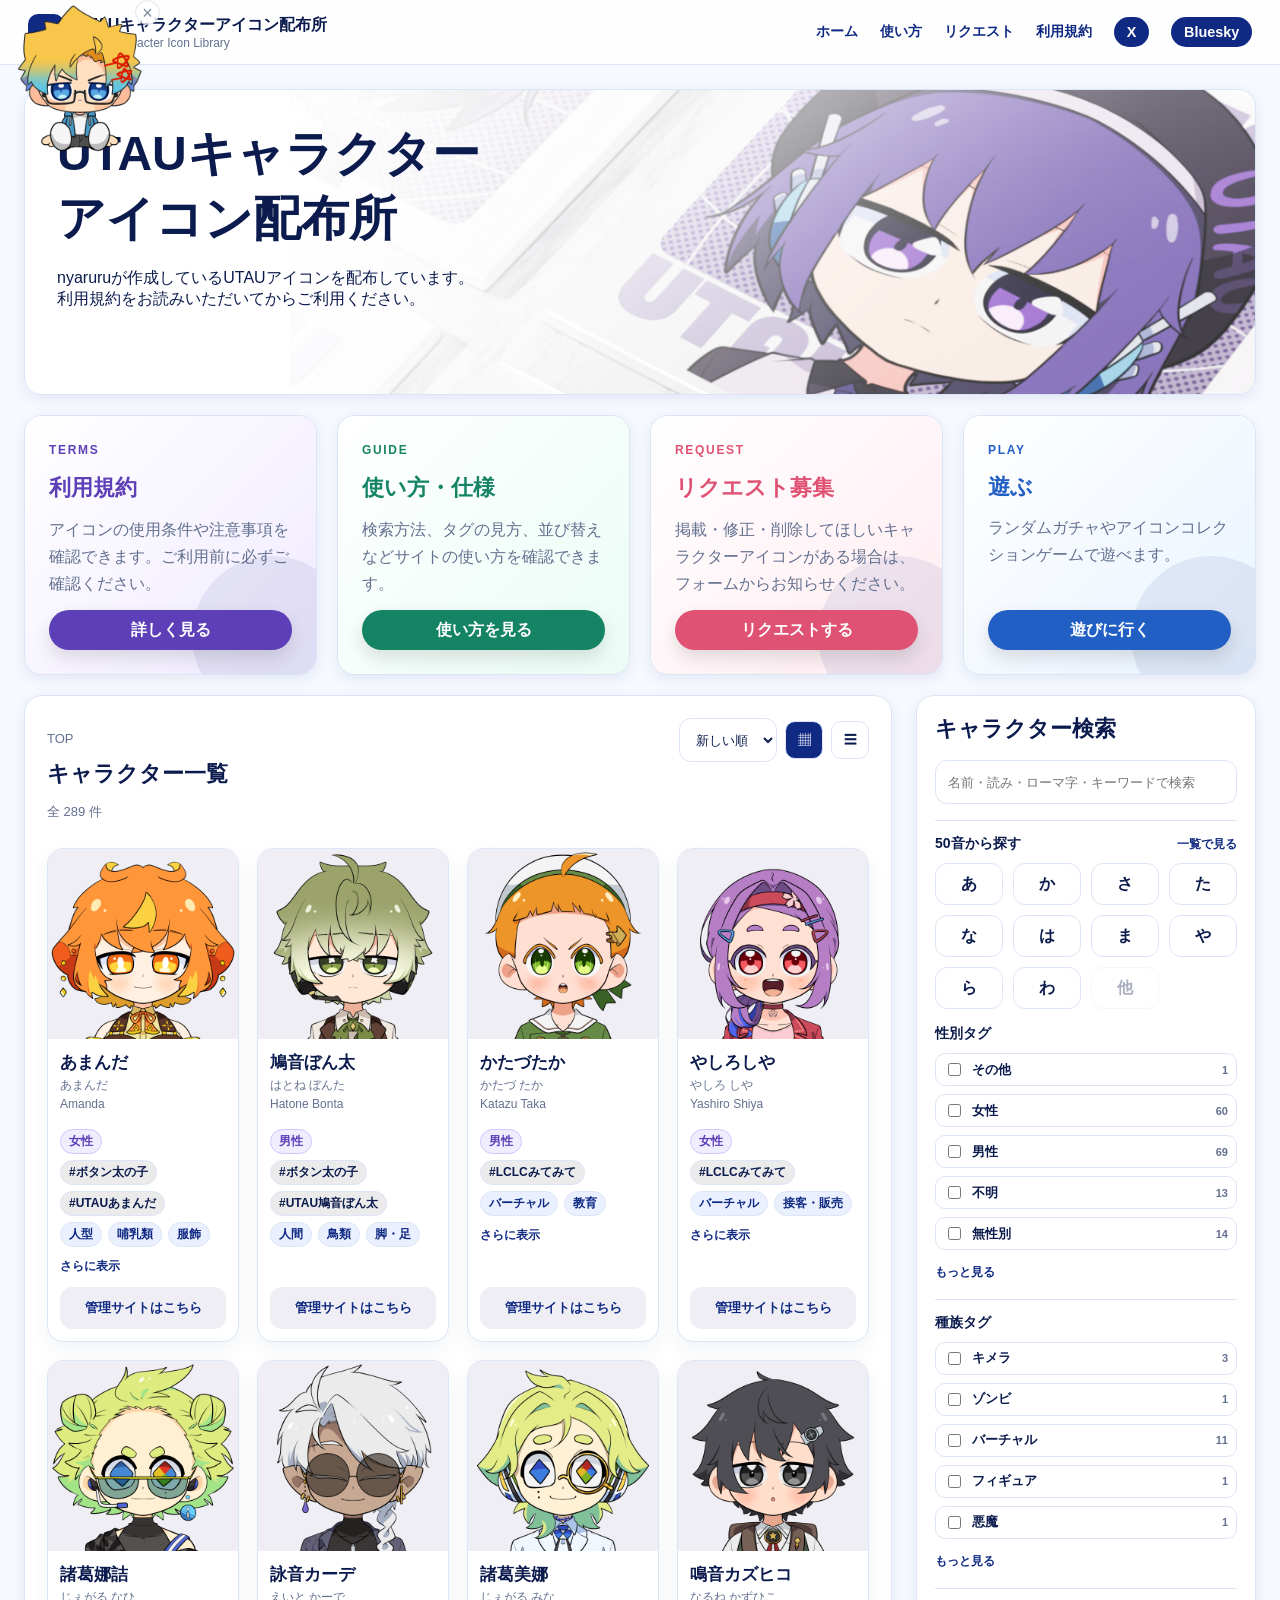
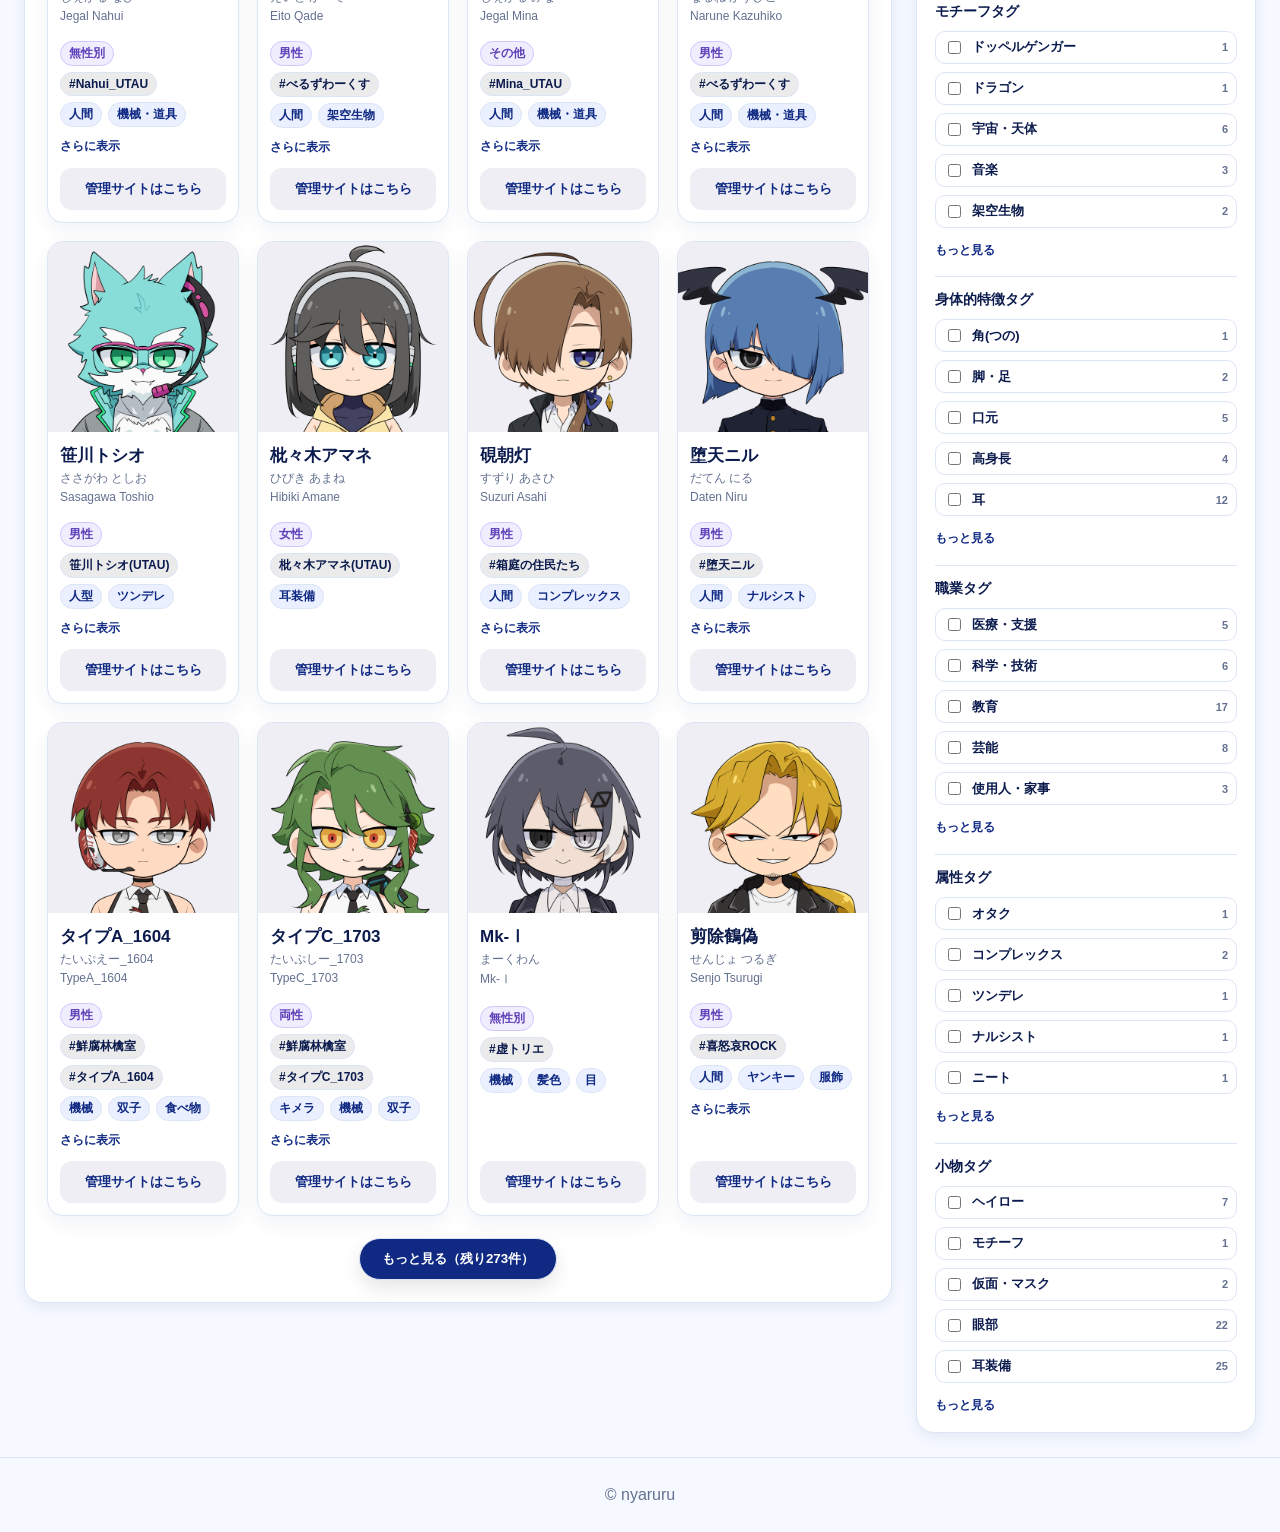
<file: index.html>
<!doctype html>
<html lang="ja">
<head>
  <meta charset="utf-8" />
  <meta name="viewport" content="width=device-width, initial-scale=1" />
  <title>UTAUキャラクターアイコン配布所</title>
  <link rel="stylesheet" href="css/style.css?v=github-static-20260706-1" />
</head>
<body>
<header class="site-header">
  <a class="brand" href="./">
    <span class="brand-icon">♪</span>
    <span><strong>UTAUキャラクターアイコン配布所</strong><small>UTAU Character Icon Library</small></span>
  </a>
  <nav class="nav">
    <a href="./">ホーム</a>
    <a href="guide.html">使い方</a>
    <a href="request.html">リクエスト</a>
    <a href="terms.html">利用規約</a>
    <a class="social-link" href="https://x.com/hoshikawa_02" target="_blank" rel="noopener">X</a>
    <a class="social-link" href="https://bsky.app/profile/hoshikawa-02.bsky.social" target="_blank" rel="noopener">Bluesky</a>
  </nav>
  <button id="mobileSearchToggle" class="mobile-search-toggle" type="button" aria-controls="sideSearchDrawer" aria-expanded="false" aria-label="検索メニューを開く"><img src="image/虫眼鏡アイコン.png" alt="" aria-hidden="true"></button>
</header>
<div id="mobileSearchBackdrop" class="mobile-search-backdrop" hidden></div>

<main class="page-layout">
  <section class="hero">
    <div class="hero-content">
      <h1>UTAUキャラクター<br>アイコン配布所</h1>
      <p>nyaruruが作成しているUTAUアイコンを配布しています。<br>
        利用規約をお読みいただいてからご利用ください。</p>
        <br>
        <br>
    </div>
  </section>

  <section class="banner-grid" aria-label="お知らせ">
    <a class="info-banner terms-card" href="terms.html">
      <p class="info-banner__label">TERMS</p>
      <h2>利用規約</h2>
      <p>アイコンの使用条件や注意事項を確認できます。ご利用前に必ずご確認ください。</p>
      <span class="info-banner__button">詳しく見る</span>
    </a>

    <a class="info-banner guide-card" href="guide.html">
      <p class="info-banner__label">GUIDE</p>
      <h2>使い方・仕様</h2>
      <p>検索方法、タグの見方、並び替えなどサイトの使い方を確認できます。</p>
      <span class="info-banner__button">使い方を見る</span>
    </a>

    <a class="info-banner request-card" href="request.html">
      <p class="info-banner__label">REQUEST</p>
      <h2>リクエスト募集</h2>
      <p>掲載・修正・削除してほしいキャラクターアイコンがある場合は、フォームからお知らせください。</p>
      <span class="info-banner__button">リクエストする</span>
    </a>

    <a class="info-banner gacha-card" href="play.html">
      <p class="info-banner__label">PLAY</p>
      <h2>遊ぶ</h2>
      <p>ランダムガチャやアイコンコレクションゲームで遊べます。</p>
      <br>
      <span class="info-banner__button">遊びに行く</span>
    </a>
  </section>

  <section class="content-layout" id="characters">
    <section class="main-column">
    <section class="panel">
      <div class="section-head">
        <div>
          <p id="breadcrumb" class="breadcrumb">TOP</p>
          <h2 id="resultTitle">キャラクター一覧</h2>
          <p id="resultCount" class="muted"></p>
        </div>
        <div class="controls">
          <select id="sortSelect" aria-label="並び替え">
            <option value="new-desc" selected>新しい順</option>
            <option value="kana-asc">名前順</option>
            <option value="name-asc">表示名順</option>
          </select>
          <button id="gridBtn" class="icon-btn is-active" type="button">▦</button>
          <button id="listBtn" class="icon-btn" type="button">☰</button>
        </div>
      </div>
      <div id="characterList" class="card-grid"></div>
      <div id="emptyMessage" class="empty" hidden>該当するキャラクターが見つかりませんでした。</div>
    </section>
    </section>

  <aside class="side-column" id="sideSearchDrawer" aria-label="キャラクター検索">
    <section class="panel compact search-panel">
      <div class="search-panel-head">
        <h2>キャラクター検索</h2>
        <button id="mobileSearchClose" class="mobile-search-close" type="button" aria-label="検索メニューを閉じる">×</button>
      </div>
      <form id="sideSearchForm" class="search-box small side-search-box">
        <input id="sideSearchInput" type="search" placeholder="名前・読み・ローマ字・キーワードで検索" autocomplete="off" />
      </form>
      <section class="side-kana-block">
        <div class="side-subhead">
          <h3>50音から探す</h3>
          <a id="kanaAllLink" href="?kana=all">一覧で見る</a>
        </div>
        <div id="kanaNav" class="kana-nav side-kana-nav"></div>
      </section>
      <div id="tagFilterGroups" class="tag-filter-groups"></div>
    </section>

  </aside>
  </section>
</main>

<footer class="footer">© nyaruru</footer>
<script src="js/app.js?v=github-static-20260706-1"></script>
<script src="js/pet.js?v=4"></script>
</body>
</html>
</file>
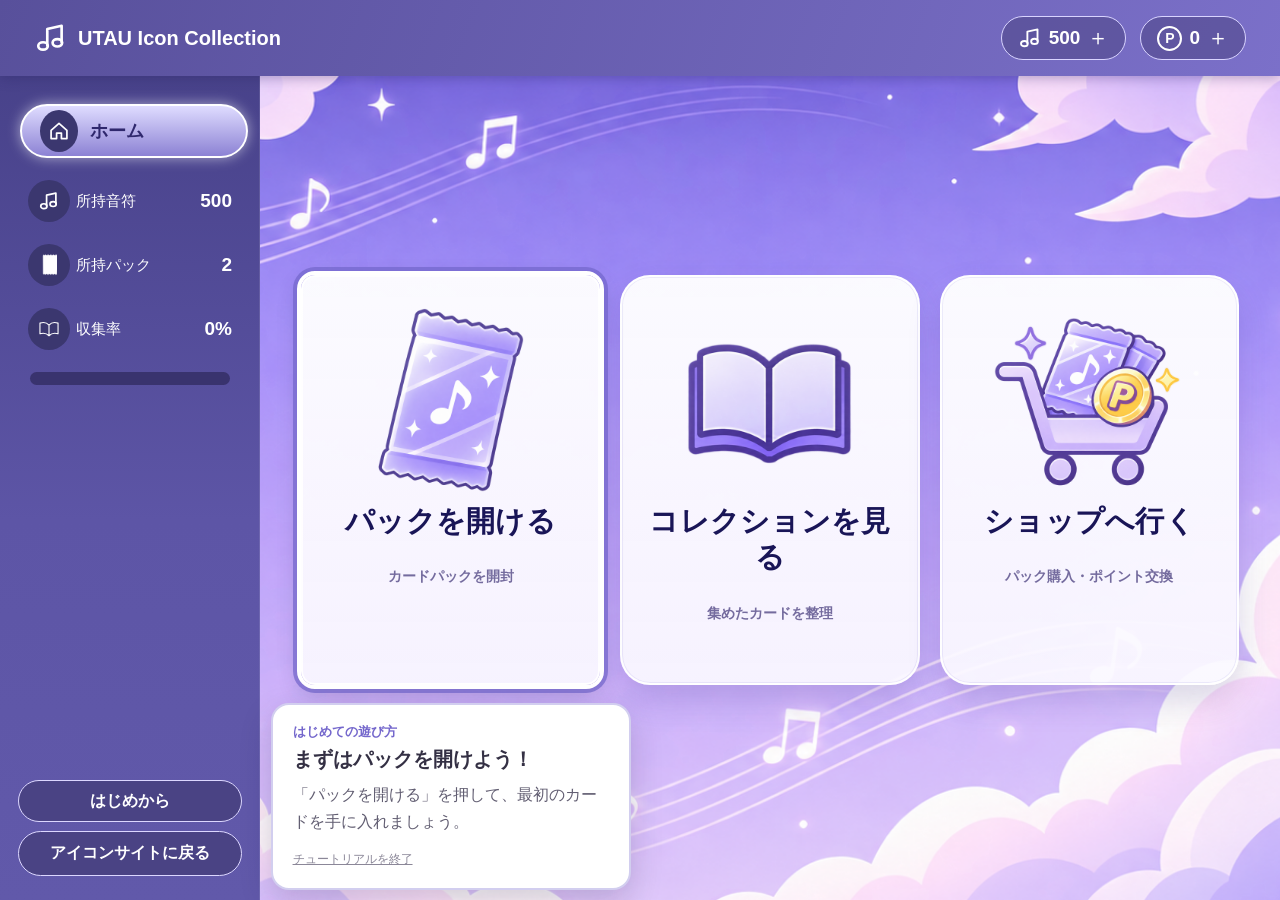
<file: game.html>
<!doctype html>
<html lang="ja">
<head>
  <meta charset="utf-8">
  <meta name="viewport" content="width=device-width,initial-scale=1">
  <title>UTAU Icon Collection</title>
  <link rel="stylesheet" href="css/game.css?v=75">
  <script>if(window.matchMedia('(max-width:699px)').matches){document.documentElement.classList.add('game-mobile-blocked')}</script>
</head>
<body>
<div class="mobile-game-block"><div><b>PC・タブレット専用ゲームです</b><p>アイコンコレクションは、PCまたはタブレットからお楽しみください。</p><a href="play.html">遊ぶページへ戻る</a></div></div>
<header class="ghead">
  <a class="gbrand" href="index.html"><img src="assets/game/note.svg" alt=""><b>UTAU Icon Collection</b></a>
  <div class="wallet">
    <button id="walletNotes" class="wallet-pill" type="button" aria-label="ショップへ"><img src="assets/game/note.svg" alt=""><b id="notes">0</b><i>＋</i></button>
    <button id="walletPoints" class="wallet-pill" type="button" aria-label="コイン回収へ"><span class="point-mark" aria-hidden="true">P</span><b id="points">0</b><i>＋</i></button>
  </div>
</header>

<main class="game-shell">
  <aside class="sidebar" id="sidebar">
    <button class="side-home active" data-go="home"><span class="side-icon"><img src="assets/game/home.svg" alt=""></span>ホーム</button>
    <div class="side-stat"><span class="side-icon"><img src="assets/game/note.svg" alt=""></span><span>所持音符</span><b id="sideNotes">0</b></div>
    <div class="side-stat"><span class="side-icon"><img src="assets/game/pack.svg" alt=""></span><span>所持パック</span><b id="sidePacks">0</b></div>
    <div class="side-stat"><span class="side-icon"><img src="assets/game/book.svg" alt=""></span><span>収集率</span><b id="sideRate">0%</b></div>
    <div class="bar"><i id="rateBar"></i></div>
    <button class="reset-game-home" type="button">はじめから</button><a class="site-back" href="index.html">アイコンサイトに戻る</a>
  </aside>

  <section id="home" class="view active home-view">
    <div class="home-actions">
      <button data-go="pack" class="action">
        <span class="action-icon"><img src="assets/game/png/icon-card.png" alt=""></span>
        <b>パックを開ける</b><small>カードパックを開封</small>
      </button>
      <button data-go="collection" class="action">
        <span class="action-icon"><img src="assets/game/png/icon-collection.png" alt=""></span>
        <b>コレクションを見る</b><small>集めたカードを整理</small>
      </button>
      <button data-go="shop" class="action">
        <span class="action-icon"><img src="assets/game/png/icon-shop.png" alt=""></span>
        <b>ショップへ行く</b><small>パック購入・ポイント交換</small>
      </button>
    </div>
  </section>

  <section id="pack" class="view pack-view">
    <button class="skip" data-go="home">ホームへ戻る</button>
    <div class="pack-center">
      <div id="packSelector" class="pack-selector"></div>
      <div id="tearHandle" class="tear-handle" aria-label="横にドラッグしてパックを開ける">
        <div class="pack-visual">
          <img class="pack-base" src="assets/game/png/open-pack-3.png" alt="カードパック">
          <img class="pack-top" src="assets/game/png/open-pack-3.png" alt="" aria-hidden="true">
          <span class="cut-progress"></span>
        </div>
      </div>
      <div class="drag-hint"><span class="mouse-mark"></span><b>横にドラッグしてパックを開ける</b><span class="drag-arrow">→</span></div>
      <div id="packEmpty" class="pack-empty" hidden>
        <h2>パックを所持していません</h2>
        <p>ショップへ行ってカードパックを購入してください。</p>
        <div class="empty-actions"><button data-go="shop">ショップへ行く</button><button data-go="collection">コレクションを見る</button></div>
      </div>
    </div>
    <div id="reveal" class="reveal" hidden>
      <h2>開封結果</h2>
      <div id="revealCards"></div>
      <p>新しいカードはコレクションの該当No.に収めてください。</p>
      <div id="revealActions"><button id="again">もう一度開ける</button><button data-go="collection">コレクションへ</button></div>
    </div>
  </section>

  <section id="collection" class="view collection-view">
    <aside class="collection-menu">
      <button data-go="home" class="back-home"><span class="side-icon"><img src="assets/game/home.svg" alt=""></span>ホーム</button>
      <h2>コレクション</h2>
      <label><input type="checkbox" id="ownedOnly">入手済みのみ</label>
      <label><input type="checkbox" id="missingOnly">未入手のみ</label>
      
      <div class="collect-title"><span class="side-icon small"><img src="assets/game/book.svg" alt=""></span>収集率</div>
      <div class="ring" id="ring"><b id="ringRate">0%</b></div>
      <strong id="collectCount">0 / 0</strong>
      <div class="missing-preview" aria-label="未収納カード"><div class="slot empty"><b>未収納</b></div></div>
    </aside>
    <div class="book-wrap">
      <div class="book">
        <div class="book-top"><b id="range">No.001 ～ No.012</b><strong id="bookCount">0 / 0 枚</strong></div>
        <div id="slots" class="slots"></div>
        <span class="spine"></span><span class="ribbon r1"></span><span class="ribbon r2"></span>
      </div>
      <div class="pager"><button id="first"><img src="assets/game/png/page-first.png" alt="最初のページ"></button><button id="prev10"><img src="assets/game/png/page-prev.png" alt="10ページ戻る"></button><button id="prev2"><img src="assets/game/png/page-prev-single.png" alt="前のページ"></button><span id="pageText">1 / 1 ページ</span><button id="next2"><img src="assets/game/png/page-next-single.png" alt="次のページ"></button><button id="next10"><img src="assets/game/png/page-next.png" alt="10ページ進む"></button><button id="last"><img src="assets/game/png/page-last.png" alt="最後のページ"></button></div>
    </div>
  </section>

  <section id="shop" class="view shop-view">
    <aside class="shop-menu">
      <button data-go="home" class="back-home"><span class="side-icon"><img src="assets/game/home.svg" alt=""></span>ホーム</button>
      <h2>ショップ</h2>
      <div class="side-stat"><span class="side-icon"><img src="assets/game/note.svg" alt=""></span><span>所持音符</span><b id="shopNotes">0</b></div>
      <div class="side-stat"><span class="side-icon"><img src="assets/game/pack.svg" alt=""></span><span>所持パック</span><b id="shopPacks">0</b></div>
      <div class="collect-title"><span class="side-icon small"><img src="assets/game/book.svg" alt=""></span>収集率</div>
      <div class="shop-rate"><b id="shopRate">0%</b><span><i id="shopRateBar"></i></span></div>
    </aside>
    <div class="shop-main shop-layout-v48">
      <section class="shop-pack-area">
        <div class="shop-heading"><h1><img class="shop-title-icon" src="assets/game/png/shop.png" alt="">ショップ</h1><p>カードパックの購入や、ポイントの強化ができます</p></div>
        <div id="packBuyCards" class="pack-buy-cards"></div>
      </section>
      <section class="collector-upgrades">
        <h2>✦ アップグレード</h2>
        <div class="upgrade-grid">
          <div class="upgrade-card"><img class="upgrade-icon" src="assets/game/png/coin-speed.png" alt=""><h3>コイン回収スピード</h3><p>ポイントがたまる速さを上げます</p><b id="speedLevelText">Lv.1 → Lv.2</b><small id="speedEffectText">10秒 → 8秒で1P</small><button id="speedUpgrade"><span class="point-mark">P</span><span id="speedUpgradeCost">150</span></button></div>
          <div class="upgrade-card"><img class="upgrade-icon" src="assets/game/png/coin-get.png" alt=""><h3>コイン獲得量</h3><p>1回のタップで回収する量を増やします</p><b id="tapLevelText">Lv.1 → Lv.2</b><small id="tapEffectText">1P → 2P</small><button id="tapUpgrade"><span class="point-mark">P</span><span id="tapUpgradeCost">200</span></button></div>
          <div class="upgrade-card pack-unlock-card"><img class="upgrade-icon" src="assets/game/png/icon-upgrade.png" alt=""><h3>パックをアップグレード</h3><p id="upgradeDescription">5枚入りパックを解放</p><button id="upgrade"><span class="point-mark">P</span><span id="upgradeCost">100</span></button></div>
          <div class="upgrade-card exchange-card"><img class="upgrade-icon" src="assets/game/png/icon-point-to-note-v14.png" alt=""><h3>ポイントを音符に交換</h3><p>100ポイント → 100音符</p><button id="exchange">交換する</button></div>
        </div>
      </section>
    </div>
  </section>

  <section id="coin" class="view coin-view">
    <aside class="coin-menu">
      <button data-go="home" class="back-home"><span class="side-icon"><img src="assets/game/home.svg" alt=""></span>ホーム</button>
      <h2>コイン回収</h2>
      <div class="side-stat"><span class="side-icon"><img src="assets/game/note.svg" alt=""></span><span>所持音符</span><b id="coinNotes">0</b></div>
      <div class="side-stat"><span class="side-icon"><img src="assets/game/pack.svg" alt=""></span><span>所持パック</span><b id="coinPacks">0</b></div>
    </aside>
    <div class="coin-main">
      <div class="coin-collector">
        <h1><span class="point-mark">P</span> コイン回収</h1>
        <p class="collector-lead">たまったポイントを音符をタップして回収しましょう！</p>
        <div class="collector-stats"><div><span>未回収ポイント</span><b><span class="point-mark">P</span><em id="bankedPoints">0</em></b></div><div><span>現在のポイント</span><b><span class="point-mark">P</span><em id="collectorCurrentPoints">0</em></b></div></div>
        <button id="tapNote" class="tap-note" type="button"><img src="assets/game/png/collector-note.png" alt="ポイントを回収する音符"></button>
      </div>
    </div>
  </section>

</main>
<div id="cardDetailModal" class="card-detail-modal" aria-hidden="true">
  <div class="card-detail-panel">
    <button id="cardDetailClose" class="card-detail-close" type="button" aria-label="閉じる">×</button>
    <img id="cardDetailImage" alt="">
    <div class="card-detail-copy">
      <small id="cardDetailNo"></small>
      <h2 id="cardDetailName">キャラクター情報</h2>
      <p id="cardDetailKana"></p><p id="cardDetailRomaji"></p>
      <div id="cardDetailTags" class="card-detail-tags"></div>
      <a id="cardDetailLink" target="_blank" rel="noopener">管理サイトを見る</a>
    </div>
  </div>
</div>
<div id="resetModal" class="reset-modal" hidden><div class="reset-panel"><h2>ゲームをはじめからやり直しますか？</h2><p>コレクション記録、所持ポイント・音符・パック、パックのアップグレード状態を初期状態に戻します。</p><div><button id="resetCancel">キャンセル</button><button id="resetConfirm" class="danger">はじめからやり直す</button></div></div></div><div id="toast" class="toast"></div>
<script src="js/game.js?v=75"></script>
</body>
</html>
</file>
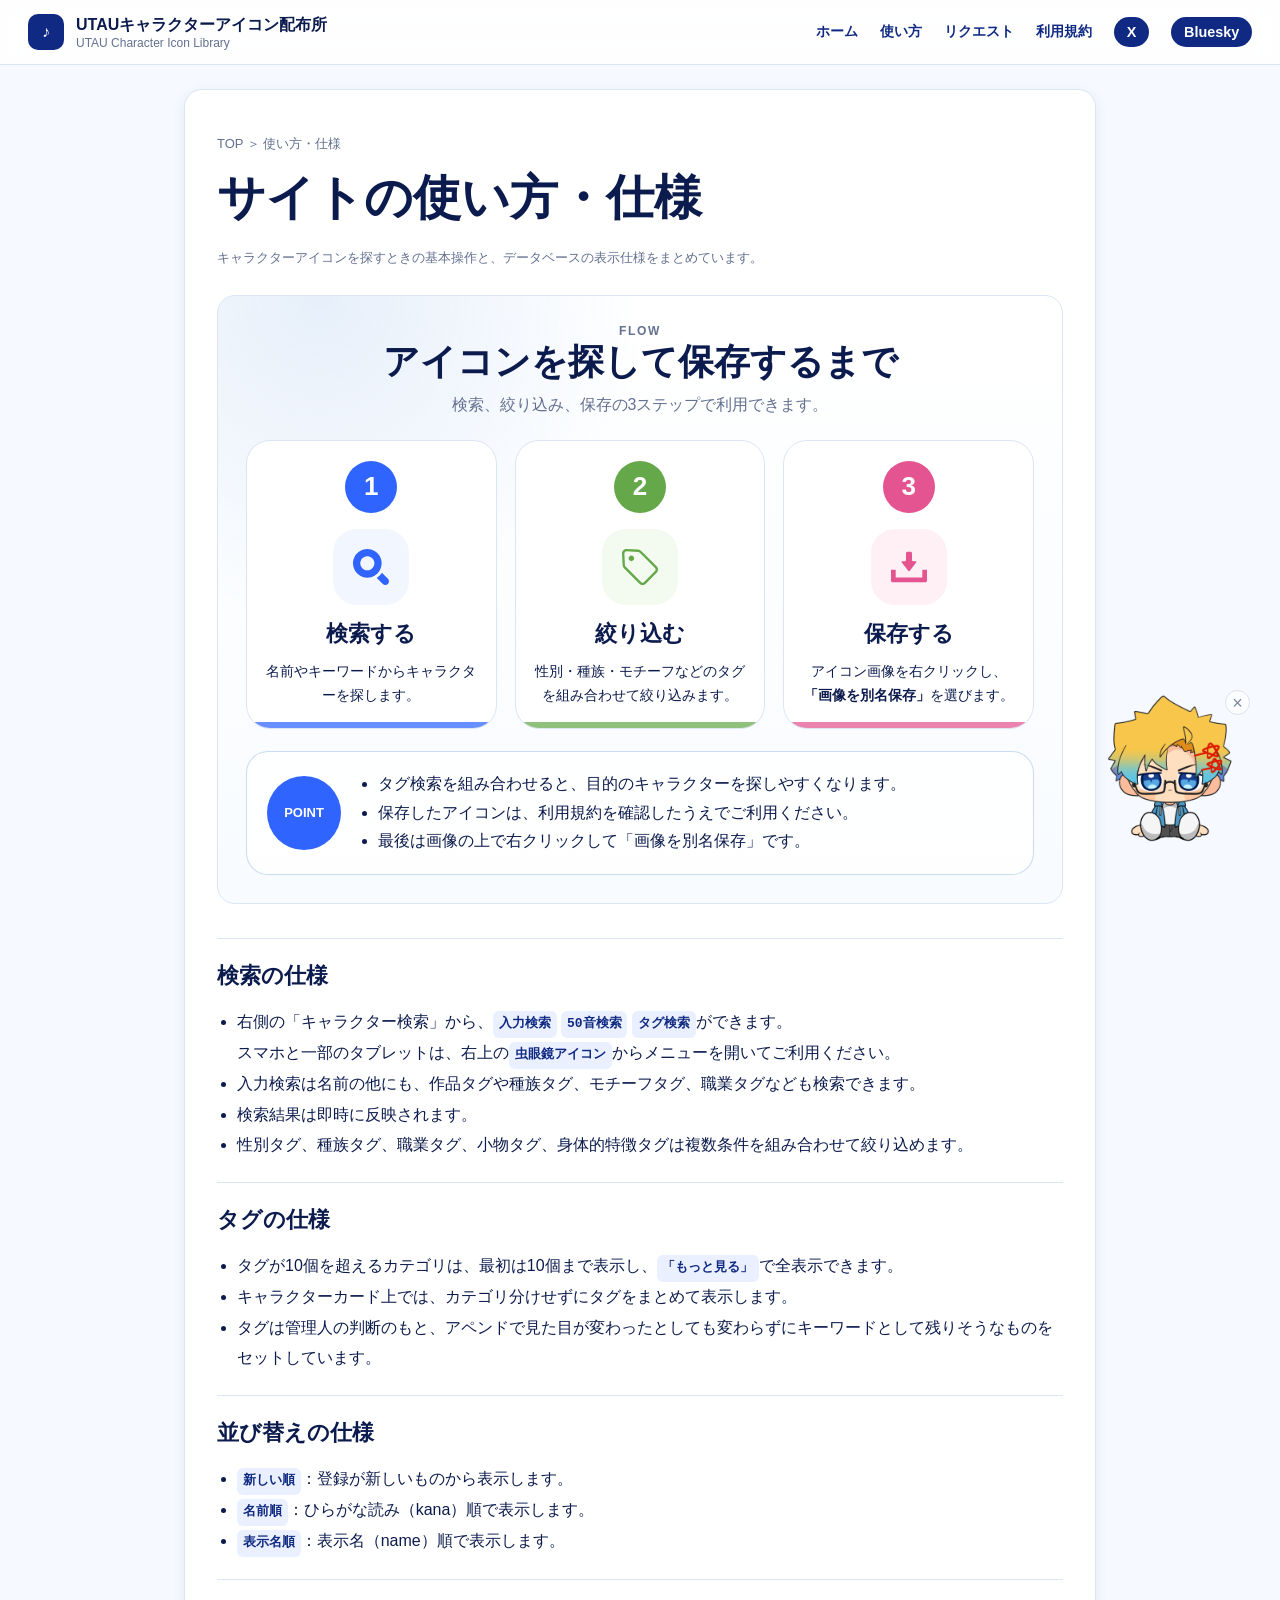
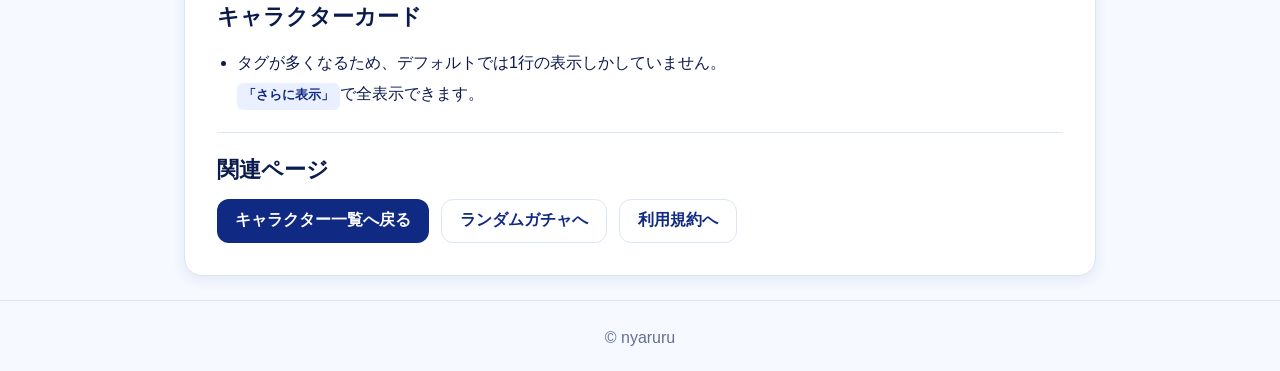
<file: guide.html>
<!doctype html>
<html lang="ja">
<head>
  <meta charset="utf-8" />
  <meta name="viewport" content="width=device-width, initial-scale=1" />
  <title>使い方・仕様 | UTAUキャラクターアイコン配布所</title>
  <link rel="stylesheet" href="css/style.css?v=github-static-20260706-1" />
</head>
<body>
<header class="site-header">
  <a class="brand" href="./">
    <span class="brand-icon">♪</span>
    <span><strong>UTAUキャラクターアイコン配布所</strong><small>UTAU Character Icon Library</small></span>
  </a>
  <nav class="nav">
    <a href="./">ホーム</a>
    <a href="guide.html">使い方</a>
    <a href="request.html">リクエスト</a>
    <a href="terms.html">利用規約</a>
    <a class="social-link" href="https://x.com/hoshikawa_02" target="_blank" rel="noopener">X</a>
    <a class="social-link" href="https://bsky.app/profile/hoshikawa-02.bsky.social" target="_blank" rel="noopener">Bluesky</a>
  </nav>
</header>

<main class="terms-layout guide-layout">
  <section class="panel terms-panel">
    <p class="breadcrumb">TOP ＞ 使い方・仕様</p>
    <h1>サイトの使い方・仕様</h1>
    <p class="muted">キャラクターアイコンを探すときの基本操作と、データベースの表示仕様をまとめています。</p>

    <section class="usage-flow" aria-labelledby="usageFlowTitle">
      <div class="usage-flow-head">
        <p class="section-label">FLOW</p>
        <h2 id="usageFlowTitle">アイコンを探して保存するまで</h2>
        <p>検索、絞り込み、保存の3ステップで利用できます。</p>
      </div>

      <ol class="flow-steps">
        <li class="flow-step flow-step-search">
          <span class="flow-number">1</span>
          <div class="flow-icon" aria-hidden="true"><img src="assets/search_icon_blue.svg" alt=""></div>
          <h3>検索する</h3>
          <p>名前やキーワードからキャラクターを探します。</p>
        </li>
        <li class="flow-step flow-step-filter">
          <span class="flow-number">2</span>
          <div class="flow-icon" aria-hidden="true"><img src="assets/tag_icon.svg" alt=""></div>
          <h3>絞り込む</h3>
          <p>性別・種族・モチーフなどのタグを組み合わせて絞り込みます。</p>
        </li>
        <li class="flow-step flow-step-save">
          <span class="flow-number">3</span>
          <div class="flow-icon" aria-hidden="true"><img src="assets/download_icon.svg" alt=""></div>
          <h3>保存する</h3>
          <p>アイコン画像を右クリックし、<strong>「画像を別名保存」</strong>を選びます。</p>
        </li>
      </ol>

      <div class="flow-point-box">
        <div class="flow-point-badge">POINT</div>
        <ul>
          <li>タグ検索を組み合わせると、目的のキャラクターを探しやすくなります。</li>
          <li>保存したアイコンは、利用規約を確認したうえでご利用ください。</li>
          <li>最後は画像の上で右クリックして「画像を別名保存」です。</li>
        </ul>
      </div>
    </section>

    <section class="terms-section">
      <h2>検索の仕様</h2>
      <ul class="check-list">
        <li>右側の「キャラクター検索」から、<code>入力検索</code> <code>50音検索</code> <code>タグ検索</code>ができます。<br>
        スマホと一部のタブレットは、右上の<code>虫眼鏡アイコン</code>からメニューを開いてご利用ください。</li>
        <li>入力検索は名前の他にも、作品タグや種族タグ、モチーフタグ、職業タグなども検索できます。</li>
        <li>検索結果は即時に反映されます。</li>
        <li>性別タグ、種族タグ、職業タグ、小物タグ、身体的特徴タグは複数条件を組み合わせて絞り込めます。</li>
      </ul>
    </section>

    <section class="terms-section">
      <h2>タグの仕様</h2>
      <ul class="check-list">
        <li>タグが10個を超えるカテゴリは、最初は10個まで表示し、<code>「もっと見る」</code>で全表示できます。</li>
        <li>キャラクターカード上では、カテゴリ分けせずにタグをまとめて表示します。</li>
        <li>タグは管理人の判断のもと、アペンドで見た目が変わったとしても変わらずにキーワードとして残りそうなものをセットしています。</li>
      </ul>
    </section>

    <section class="terms-section">
      <h2>並び替えの仕様</h2>
      <ul class="check-list">
        <li><code>新しい順</code>：登録が新しいものから表示します。</li>
        <li><code>名前順</code>：ひらがな読み（kana）順で表示します。</li>
        <li><code>表示名順</code>：表示名（name）順で表示します。</li>
      </ul>
    </section>

    <section class="terms-section">
      <h2>キャラクターカード</h2>
      <ul class="check-list">
        <li>タグが多くなるため、デフォルトでは1行の表示しかしていません。<br>
        <code>「さらに表示」</code>で全表示できます。</li>
      </ul>
    </section>

    <section class="terms-section">
      <h2>関連ページ</h2>
      <div class="guide-actions">
        <a class="button" href="./">キャラクター一覧へ戻る</a>
        <a class="button secondary-button" href="random.html">ランダムガチャへ</a>
        <a class="button secondary-button" href="terms.html">利用規約へ</a>
      </div>
    </section>
  </section>
</main>

<footer class="footer">© nyaruru</footer>
<script src="js/pet.js?v=4"></script>
</body>
</html>
</file>
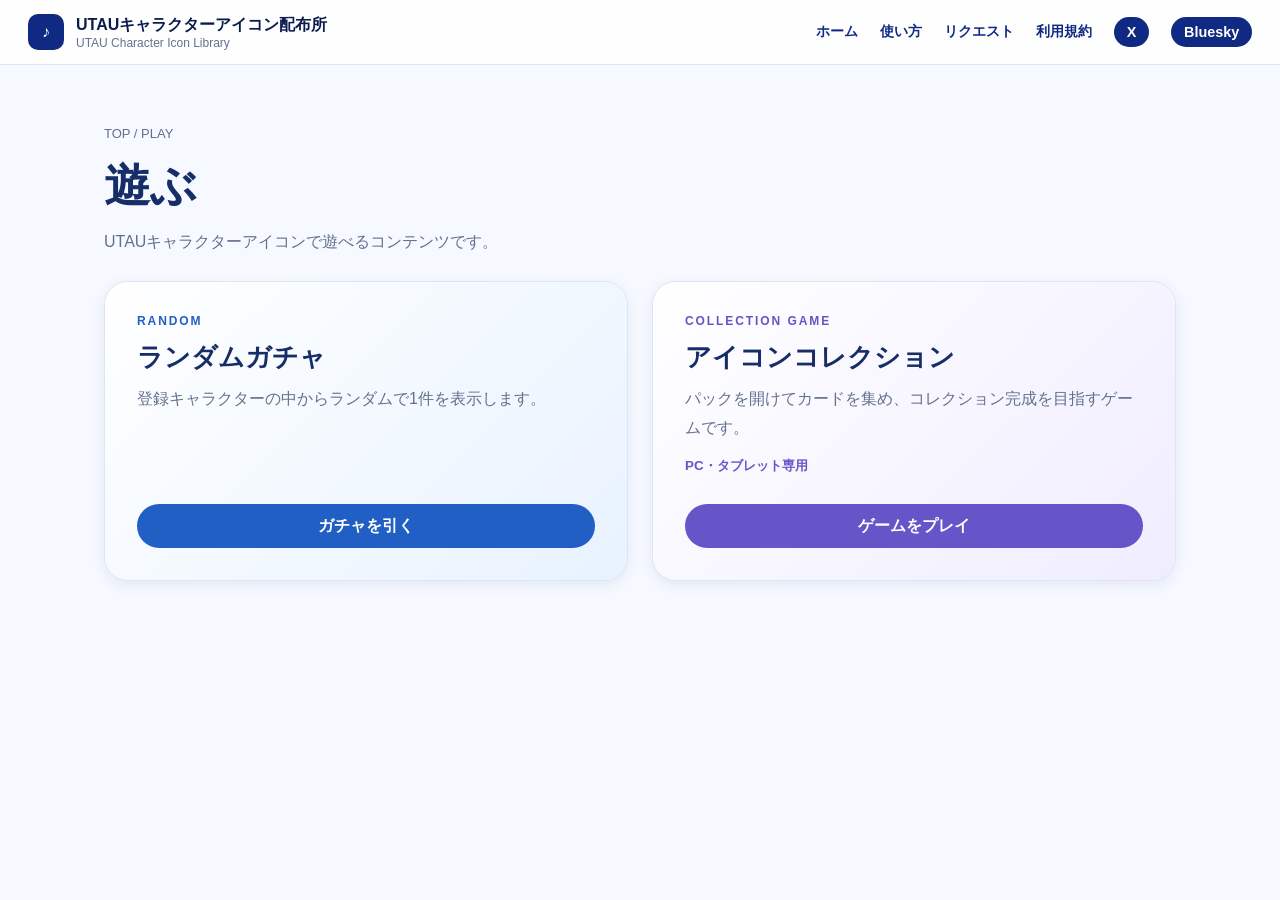
<file: play.html>
<!doctype html>
<html lang="ja">
<head>
  <meta charset="utf-8">
  <meta name="viewport" content="width=device-width,initial-scale=1">
  <title>遊ぶ｜UTAUキャラクターアイコン配布所</title>
  <link rel="stylesheet" href="css/style.css?v=67">
</head>
<body>
<header class="site-header">
  <a class="brand" href="./"><span class="brand-icon">♪</span><span><strong>UTAUキャラクターアイコン配布所</strong><small>UTAU Character Icon Library</small></span></a>
  <nav class="nav"><a href="./">ホーム</a><a href="guide.html">使い方</a><a href="request.html">リクエスト</a><a href="terms.html">利用規約</a><a class="social-link" href="https://x.com/hoshikawa_02" target="_blank" rel="noopener">X</a><a class="social-link" href="https://bsky.app/profile/hoshikawa-02.bsky.social" target="_blank" rel="noopener">Bluesky</a></nav>
</header>
<main class="play-page">
  <div class="play-heading"><p class="breadcrumb">TOP / PLAY</p><h1>遊ぶ</h1><p>UTAUキャラクターアイコンで遊べるコンテンツです。</p></div>
  <div class="play-grid">
    <a class="play-card play-random" href="random.html"><span class="play-label">RANDOM</span><h2>ランダムガチャ</h2><p>登録キャラクターの中からランダムで1件を表示します。</p><span class="play-button">ガチャを引く</span></a>
    <a class="play-card play-collection desktop-game-link" href="game.html"><span class="play-label">COLLECTION GAME</span><h2>アイコンコレクション</h2><p>パックを開けてカードを集め、コレクション完成を目指すゲームです。</p><small>PC・タブレット専用</small><span class="play-button">ゲームをプレイ</span></a>
  </div>
</main>
</body>
</html>
</file>
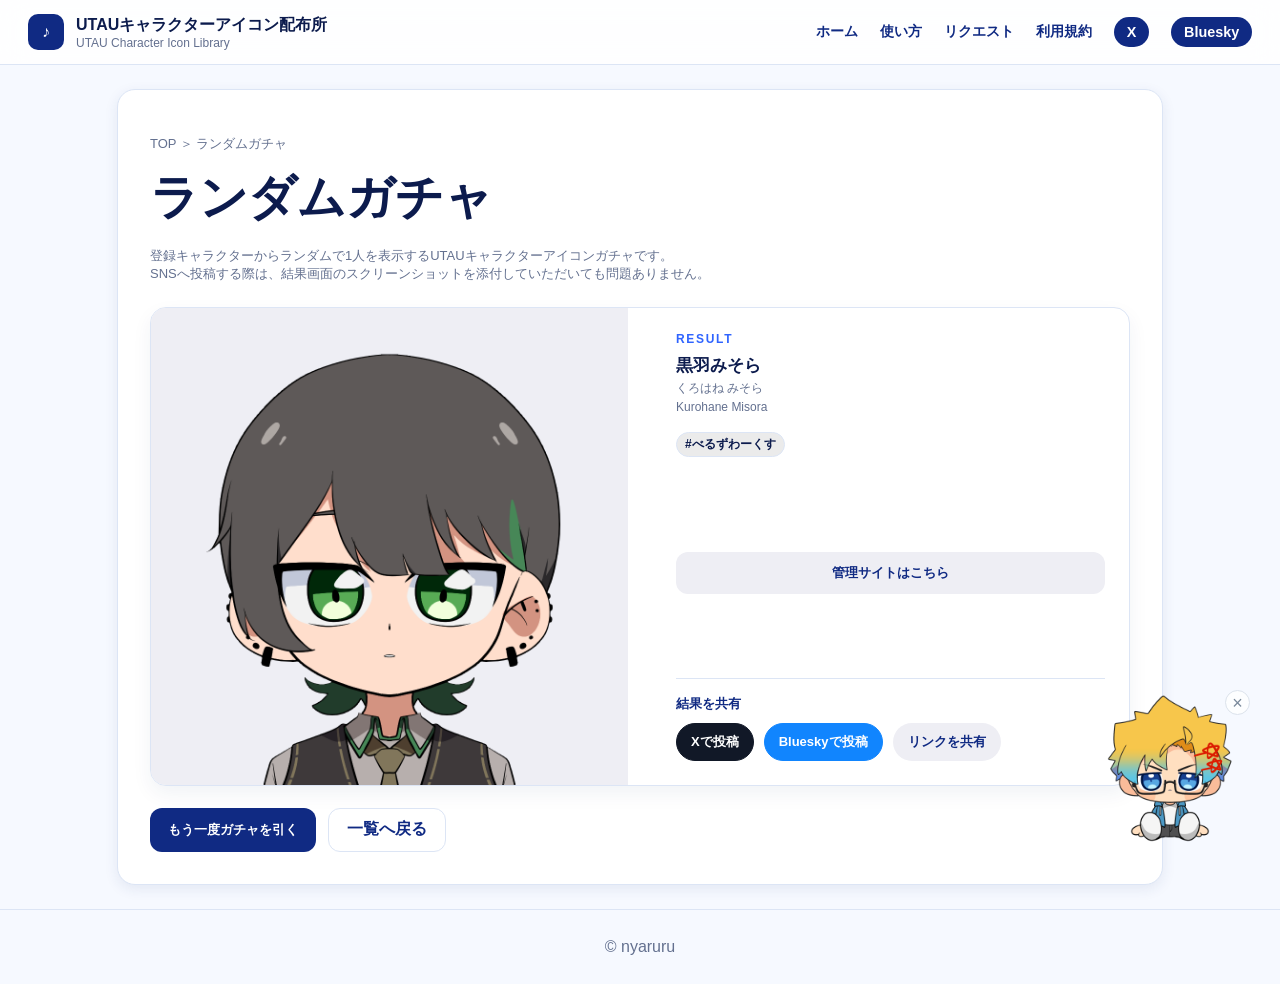
<file: random.html>
<!doctype html>
<html lang="ja">
<head>
  <meta charset="utf-8" />
  <meta name="viewport" content="width=device-width, initial-scale=1" />
  <title>ランダムガチャ｜UTAUキャラクターアイコン配布所</title>
  <meta name="description" content="登録キャラクターからランダムで1人を表示するUTAUキャラクターアイコンガチャです。<br>
SNSへ投稿する際は、結果画面のスクリーンショットを添付していただいても問題ありません。" />
  <meta property="og:type" content="website" />
  <meta property="og:url" content="https://detective0615.github.io/UTAU-Character-Icon-Library/random.html" />
  <meta property="og:title" content="ランダムガチャ｜UTAUキャラクターアイコン配布所" />
  <meta property="og:description" content="ランダムガチャで出たキャラクターをX・Blueskyへ共有できます。" />
  <meta property="og:image" content="https://detective0615.github.io/UTAU-Character-Icon-Library/assets/ogp-random.png" />
  <meta name="twitter:card" content="summary_large_image" />
  <meta name="twitter:title" content="ランダムガチャ｜UTAUキャラクターアイコン配布所" />
  <meta name="twitter:description" content="ランダムガチャで出たキャラクターをX・Blueskyへ共有できます。" />
  <meta name="twitter:image" content="https://detective0615.github.io/UTAU-Character-Icon-Library/assets/ogp-random.png" />
  <link rel="stylesheet" href="css/style.css?v=20260706-random-desc" />
</head>
<body>
<header class="site-header">
  <a class="brand" href="./">
    <span class="brand-icon">♪</span>
    <span><strong>UTAUキャラクターアイコン配布所</strong><small>UTAU Character Icon Library</small></span>
  </a>
  <nav class="nav">
    <a href="./">ホーム</a>
    <a href="guide.html">使い方</a>
    <a href="request.html">リクエスト</a>
    <a href="terms.html">利用規約</a>
    <a class="social-link" href="https://x.com/hoshikawa_02" target="_blank" rel="noopener">X</a>
    <a class="social-link" href="https://bsky.app/profile/hoshikawa-02.bsky.social" target="_blank" rel="noopener">Bluesky</a>
  </nav>
</header>

<main class="random-layout">
  <section class="panel random-panel">
    <p class="breadcrumb">TOP ＞ ランダムガチャ</p>
    <h1>ランダムガチャ</h1>
    <p class="muted">登録キャラクターからランダムで1人を表示するUTAUキャラクターアイコンガチャです。<br>
SNSへ投稿する際は、結果画面のスクリーンショットを添付していただいても問題ありません。</p>

    <div id="randomResult" class="random-result" aria-live="polite"></div>


    <div class="random-actions">
      <button id="drawRandomBtn" class="button" type="button">もう一度ガチャを引く</button>
      <a class="button secondary-button" href="./">一覧へ戻る</a>
    </div>
  </section>
</main>

<footer class="footer">© nyaruru</footer>
<script src="js/random.js?v=20260706-random-desc"></script>
<script src="js/pet.js?v=4"></script>
</body>
</html>
</file>
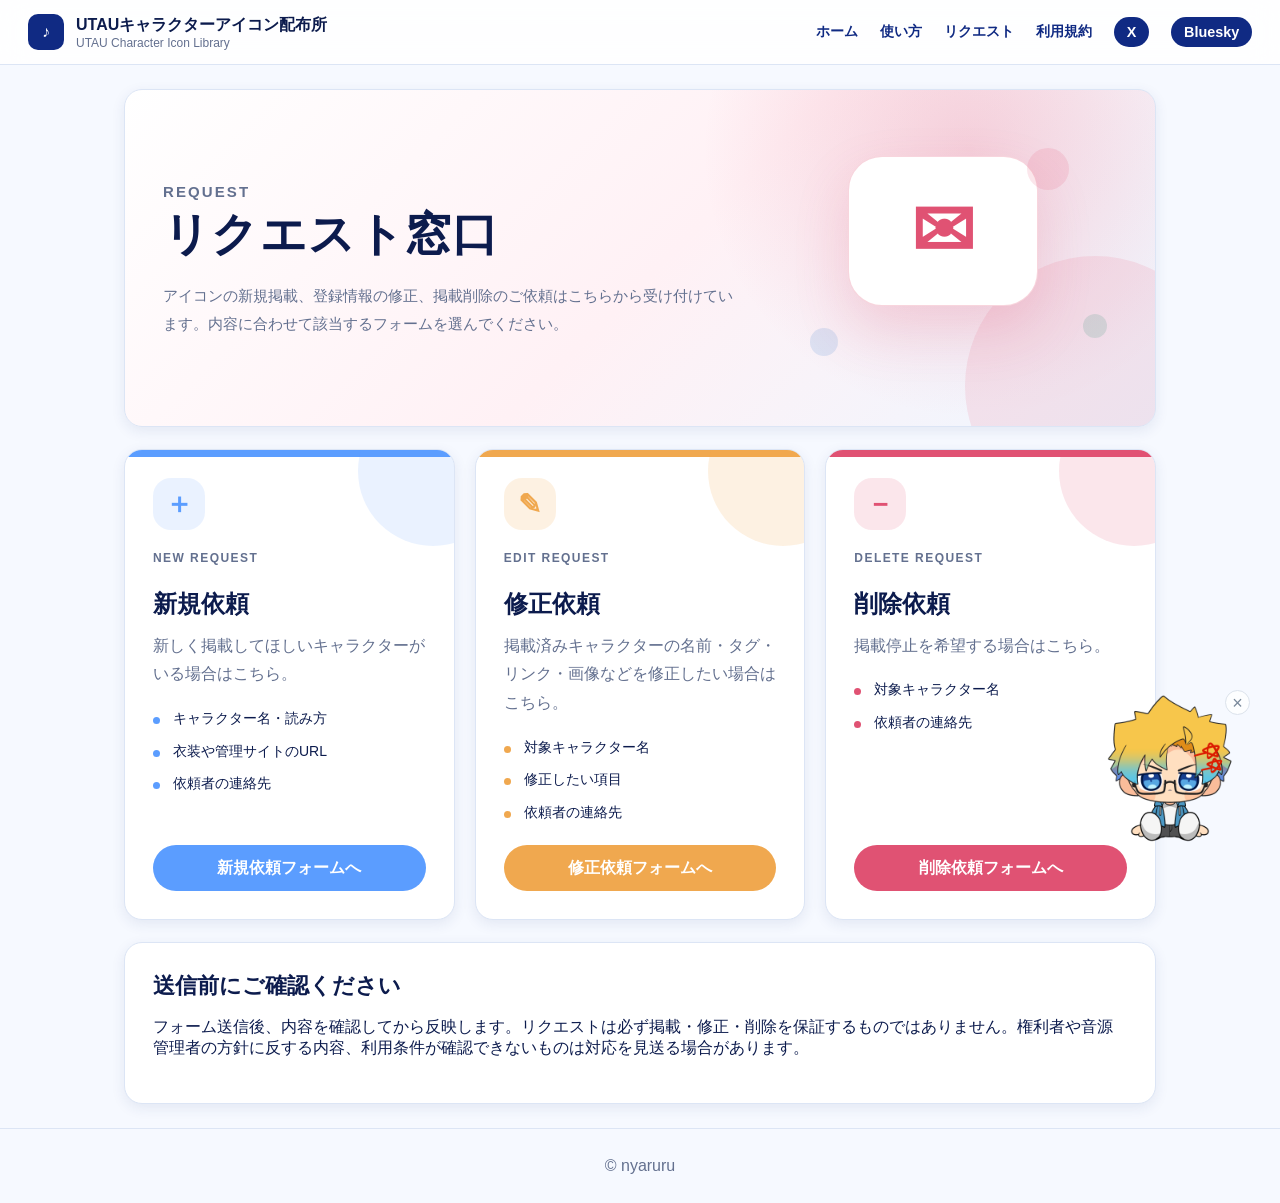
<file: request.html>
<!doctype html>
<html lang="ja">
<head>
  <meta charset="utf-8" />
  <meta name="viewport" content="width=device-width, initial-scale=1" />
  <title>リクエスト募集 | UTAUキャラクターアイコン配布所</title>
  <link rel="stylesheet" href="css/style.css?v=github-static-20260706-1" />
</head>
<body>
<header class="site-header">
  <a class="brand" href="./">
    <span class="brand-icon">♪</span>
    <span><strong>UTAUキャラクターアイコン配布所</strong><small>UTAU Character Icon Library</small></span>
  </a>
  <nav class="nav">
    <a href="./">ホーム</a>
    <a href="guide.html">使い方</a>
    <a href="request.html">リクエスト</a>
    <a href="terms.html">利用規約</a>
    <a class="social-link" href="https://x.com/hoshikawa_02" target="_blank" rel="noopener">X</a>
    <a class="social-link" href="https://bsky.app/profile/hoshikawa-02.bsky.social" target="_blank" rel="noopener">Bluesky</a>
  </nav>
</header>

<main class="request-layout">
  <section class="request-hero panel request-hero--cards">
    <div class="request-hero__body">
      <p class="section-label">REQUEST</p>
      <h1>リクエスト窓口</h1>
      <p>アイコンの新規掲載、登録情報の修正、掲載削除のご依頼はこちらから受け付けています。内容に合わせて該当するフォームを選んでください。</p>
    </div>
    <div class="request-hero__illust" aria-hidden="true">
      <div class="request-envelope">✉</div>
      <div class="request-bubbles"><span></span><span></span><span></span></div>
    </div>
  </section>

  <section class="request-type-grid" aria-label="リクエスト種別">
    <article class="request-type-card request-type-card--new">
      <div class="request-type-icon" aria-hidden="true">＋</div>
      <p class="request-type-label">NEW REQUEST</p>
      <h2>新規依頼</h2>
      <p>新しく掲載してほしいキャラクターがいる場合はこちら。</p>
      <ul>
        <li>キャラクター名・読み方</li>
        <li>衣装や管理サイトのURL</li>
        <li>依頼者の連絡先</li>
      </ul>
      <a class="request-type-button" href="https://forms.gle/Nip4yw4Dzf84Apgb7" target="_blank" rel="noopener">新規依頼フォームへ</a>
    </article>

    <article class="request-type-card request-type-card--edit">
      <div class="request-type-icon" aria-hidden="true">✎</div>
      <p class="request-type-label">EDIT REQUEST</p>
      <h2>修正依頼</h2>
      <p>掲載済みキャラクターの名前・タグ・リンク・画像などを修正したい場合はこちら。</p>
      <ul>
        <li>対象キャラクター名</li>
        <li>修正したい項目</li>
        <li>依頼者の連絡先</li>
      </ul>
      <a class="request-type-button" href="https://forms.gle/omJrXTL6pFq5QJSZA" target="_blank" rel="noopener">修正依頼フォームへ</a>
    </article>

    <article class="request-type-card request-type-card--delete">
      <div class="request-type-icon" aria-hidden="true">－</div>
      <p class="request-type-label">DELETE REQUEST</p>
      <h2>削除依頼</h2>
      <p>掲載停止を希望する場合はこちら。</p>
      <ul>
        <li>対象キャラクター名</li>
        <li>依頼者の連絡先</li>
      </ul>
      <a class="request-type-button" href="https://forms.gle/Dwur646dFifLsgvB9" target="_blank" rel="noopener">削除依頼フォームへ</a>
    </article>
  </section>

  <section class="panel request-note request-note--compact">
    <h2>送信前にご確認ください</h2>
    <p>フォーム送信後、内容を確認してから反映します。リクエストは必ず掲載・修正・削除を保証するものではありません。権利者や音源管理者の方針に反する内容、利用条件が確認できないものは対応を見送る場合があります。</p>
  </section>
</main>

<footer class="footer">© nyaruru</footer>
<script src="js/pet.js?v=4"></script>
</body>
</html>
</file>
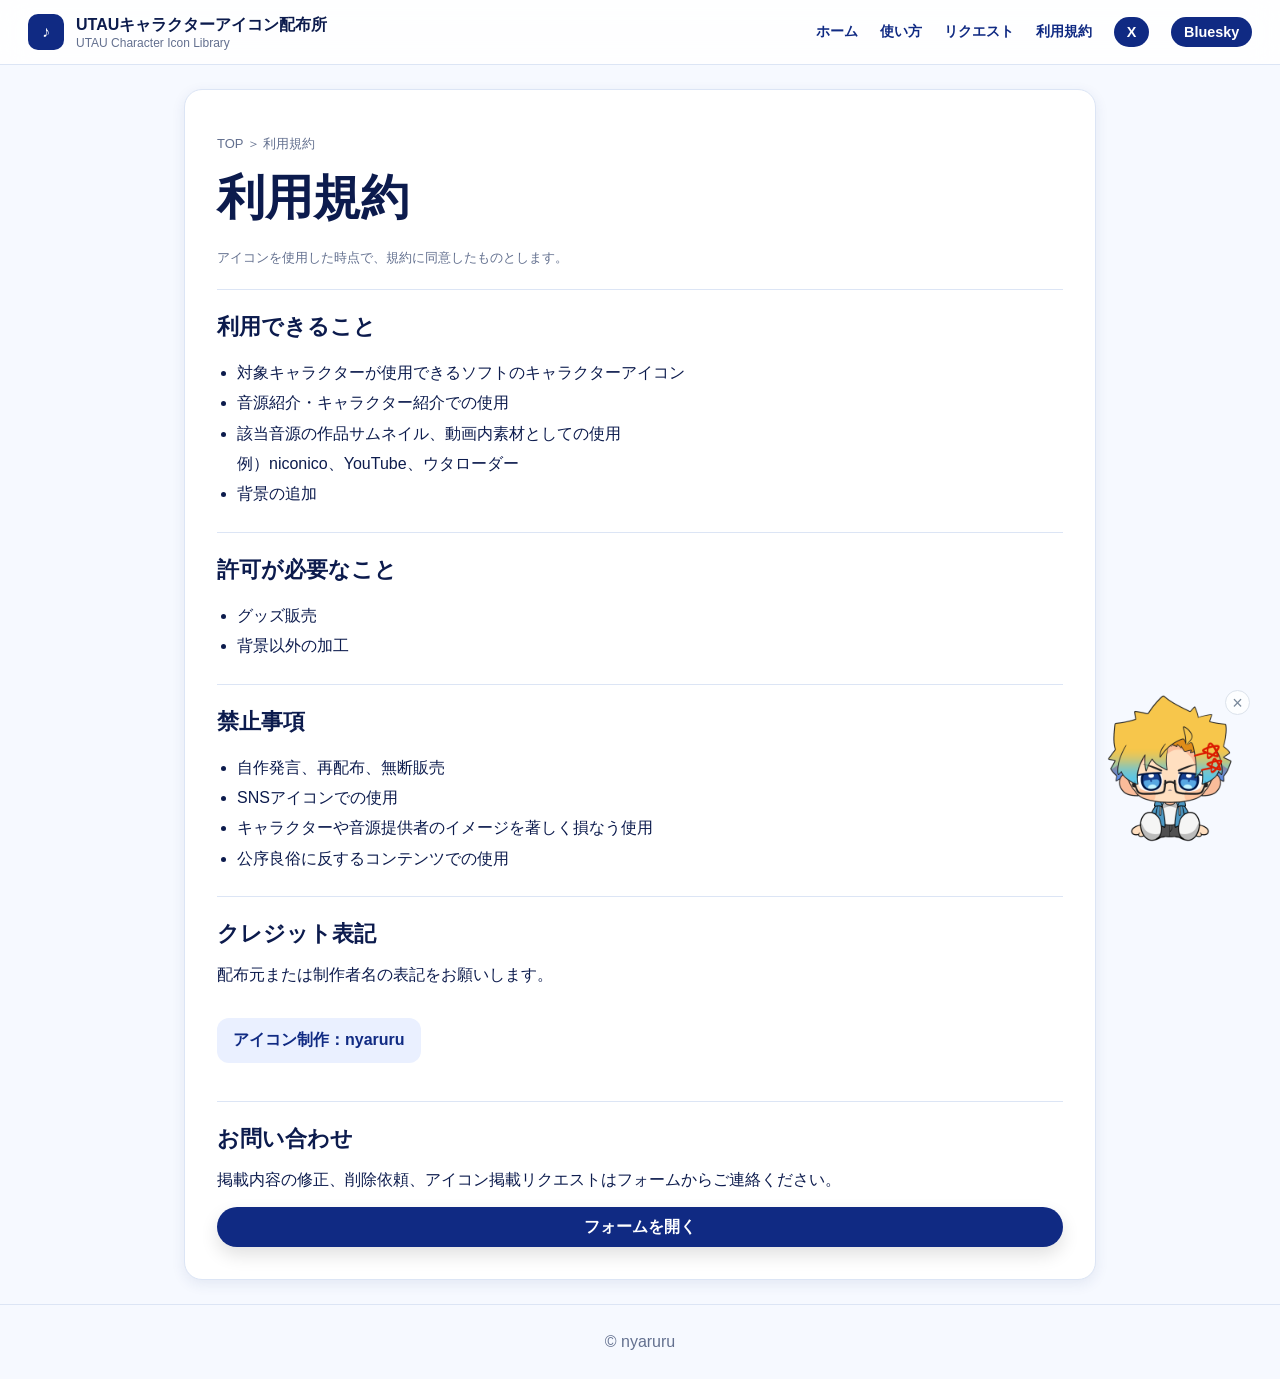
<file: terms.html>
<!doctype html>
<html lang="ja">
<head>
  <meta charset="utf-8" />
  <meta name="viewport" content="width=device-width, initial-scale=1" />
  <title>利用規約 | UTAUキャラクターアイコン配布所</title>
  <link rel="stylesheet" href="css/style.css?v=github-static-20260706-1" />
</head>
<body>
<header class="site-header">
  <a class="brand" href="./">
    <span class="brand-icon">♪</span>
    <span><strong>UTAUキャラクターアイコン配布所</strong><small>UTAU Character Icon Library</small></span>
  </a>
  <nav class="nav">
    <a href="./">ホーム</a>
    <a href="guide.html">使い方</a>
    <a href="request.html">リクエスト</a>
    <a href="terms.html">利用規約</a>
    <a class="social-link" href="https://x.com/hoshikawa_02" target="_blank" rel="noopener">X</a>
    <a class="social-link" href="https://bsky.app/profile/hoshikawa-02.bsky.social" target="_blank" rel="noopener">Bluesky</a>
  </nav>
</header>

<main class="terms-layout">
  <section class="panel terms-panel">
    <p class="breadcrumb">TOP ＞ 利用規約</p>
    <h1>利用規約</h1>
    <p class="muted">アイコンを使用した時点で、規約に同意したものとします。</p>

    <section class="terms-section">
      <h2>利用できること</h2>
      <ul class="check-list">
        <li>対象キャラクターが使用できるソフトのキャラクターアイコン</li>
        <li>音源紹介・キャラクター紹介での使用</li>
        <li>該当音源の作品サムネイル、動画内素材としての使用<br>
        例）niconico、YouTube、ウタローダー</li>
        <li>背景の追加</li>
      </ul>
    </section>

    <section class="terms-section">
      <h2>許可が必要なこと</h2>
      <ul class="check-list">
        <li>グッズ販売</li>
        <li>背景以外の加工</li>
      </ul>
    </section>

    <section class="terms-section">
      <h2>禁止事項</h2>
      <ul class="check-list">
        <li>自作発言、再配布、無断販売</li>
        <li>SNSアイコンでの使用</li>
        <li>キャラクターや音源提供者のイメージを著しく損なう使用</li>
        <li>公序良俗に反するコンテンツでの使用</li>
      </ul>
    </section>

    <section class="terms-section">
      <h2>クレジット表記</h2>
      <p>配布元または制作者名の表記をお願いします。</p>
      <p class="credit-box">アイコン制作：nyaruru</p>
    </section>

    <section class="terms-section">
      <h2>お問い合わせ</h2>
      <p>掲載内容の修正、削除依頼、アイコン掲載リクエストはフォームからご連絡ください。</p>
      <a class="info-banner__button" href="https://forms.gle/9vvBzFXPDtwV5AX57" target="_blank" rel="noopener">フォームを開く</a>
    </section>
  </section>
</main>

<footer class="footer">© nyaruru</footer>
<script src="js/pet.js?v=4"></script>
</body>
</html>
</file>
<file: css/style.css>
:root{
  --bg:#f6f9ff;
  --panel:#fff;
  --text:#0c1b4d;
  --muted:#63708f;
  --line:#dce5f5;
  --primary:#102a83;
  --primary-2:#eaf0ff;
  --accent:#2f64ff;
  --shadow:0 4px 14px rgba(30,56,120,.09);
  --radius:18px;
}

*{
  box-sizing:border-box
}

body{
  margin:0;
  font-family:Noto Sans JP,-apple-system,"Segoe UI",sans-serif;background:var(--bg);
  color:var(--text)
}

a{
  color:var(--primary);
  text-decoration:none
}

img{
  max-width:100%;
  display:block
}

.site-header{
  position:sticky;
  top:0;
  z-index:10;display:flex;
  align-items:center;
  justify-content:space-between;
  gap:24px;padding:14px 28px;
  background:rgba(255,255,255,.86);
  backdrop-filter:blur(14px);
  border-bottom:1px solid var(--line)
}

.brand{
  display:flex;
  align-items:center;
  gap:12px;
  color:var(--text)
}

.brand-icon{
  display:grid;
  place-items:center;
  width:36px;height:36px;
  border-radius:10px;
  background:var(--primary);
  color:#fff
}

.brand small{
  display:block;
  color:var(--muted);
  font-size:12px
}

.nav{
  display:flex;
  gap:22px;
  font-weight:700;
  font-size:14px;
  align-items: center;
}

.layout{
  display:grid;
  grid-template-columns:minmax(0,1fr) 340px;
  gap:24px;
  max-width:1360px;
  margin:0 auto;
  padding:24px;
  align-items:start
}

.main-column{
  display:grid;
  gap:20px
}

.side-column{
  display:flex;
  flex-direction:column;
  gap:20px;
  align-self:start
}

.hero{
  display:grid;
  grid-template-columns:1fr;
  gap:24px;align-items:center;
  padding:32px;
  background-image: url("../image/cover.png");
  background-size: cover;
  background-position: center;
  background-repeat: no-repeat;
  border:1px solid var(--line);
  border-radius:var(--radius);
  box-shadow:var(--shadow)
}

h1{
  font-size:clamp(28px,4vw,48px);
  line-height:1.35;
  margin:0 0 16px
}

h2{
  margin:0 0 14px;
  font-size:22px
}

h3{
  margin:18px 0 10px;
  font-size:15px
}

.muted,.breadcrumb{
  color:var(--muted);
  font-size:13px
}

.hero-grid{
  display:grid;
  grid-template-columns:repeat(3,1fr);
  gap:12px
}

.hero-grid img{
  aspect-ratio:1/1;
  object-fit:cover;
  border-radius:12px;
  border:1px solid var(--line)
}

.panel{
  background:var(--panel);
  border:1px solid var(--line);
  border-radius:var(--radius);
  padding:22px;
  box-shadow:var(--shadow)
}

.compact{
  padding:18px
}

.side-column .panel{
  width:100%;
  align-self:stretch;
}

.section-head{
  display:flex;
  justify-content:space-between;
  align-items:flex-start;
  gap:16px;
  margin-bottom:14px
}

.controls{
  display:flex;
  gap:8px;
  align-items:center
}

select,.search-box input{
  height:44px;
  border:1px solid var(--line);
  border-radius:12px;
  background:#fff;
  color:var(--text);
  padding:0 12px
}

.search-box{
  display:flex;
  gap:8px;
  max-width:680px;
  align-items:center;
}

.search-box .tag-select{
  flex:0 0 120px;
}

.search-box input{
  flex:1;
  min-width:0;
}

.search-box button,.button{
  display: inline-flex;
  align-items: center;
  justify-content: center;
  height:44px;
  border:0;
  border-radius:12px;
  background:var(--primary);
  color:#fff;
  font-weight:700;
  padding:0 18px;
  cursor:pointer
}

.search-box.small{
  max-width:none
}

.request-banner{
  padding:24px 28px;
  display:flex;
  align-items:center;
  justify-content:space-between;
  gap:20px;
  background:var(--panel);
  border:1px solid var(--line);
  border-radius:var(--radius);
  box-shadow:var(--shadow);
}

.request-banner__label{
  margin:0 0 6px;
  font-size:12px;
  font-weight:700;
  letter-spacing:.12em;
  color:var(--accent);
}

.request-banner h2{
  margin:8px 0;
  font-size:22px;
}

.request-banner p{
  margin:0;
  color:var(--muted);
}

.request-banner__button{
  flex-shrink:0;
  padding:12px 18px;
  border-radius:999px;
  background:var(--primary);
  color:#fff;
  font-weight:700;
  text-decoration:none;
  box-shadow:0 8px 18px rgba(0,0,0,.12);
}

.request-banner__button:hover{
  transform:translateY(-1px);
  opacity:.9;
}

.icon-btn{
  height:38px;
  width:38px;
  border:1px solid var(--line);
  border-radius:10px;
  background:#fff;
  color:var(--text);
  cursor:pointer
}

.icon-btn.is-active{
  background:var(--primary);
  color:#fff
}

.kana-nav{
  display:grid;
  grid-template-columns:repeat(auto-fill,minmax(54px,1fr));
  gap:10px
}

.kana-nav a{
  display:grid;
  place-items:center;
  min-height:42px;
  border:1px solid var(--line);
  border-radius:12px;
  background:#fff;
  font-weight:800;
  color:var(--text)
}

.kana-nav a.is-active{
  background:var(--primary);
  color:#fff
}

.kana-nav a.is-disabled{
  opacity:.35;
  pointer-events:none
}

.card-grid{
  display:grid;
  grid-template-columns:repeat(auto-fill,minmax(180px,1fr));
  gap:18px
}

.character-card{
  overflow:hidden;
  border:1px solid var(--line);
  border-radius:16px;
  background:#fff;
  box-shadow:0 8px 20px rgba(25,50,100,.06)
}

.character-card img{
  width:100%;
  aspect-ratio:1/1;
  object-fit:cover;
  background:#eeeef4
}

.card-body{
  padding:12px
}

.character-name{
  margin:0;
  font-size:17px
}

.reading1{
  margin:3px 0 0px;
  color:var(--muted);
  font-size:12px
}

.reading2{
  margin:3px 0 10px;
  color:var(--muted);
  font-size:12px
}


.character-gender{
  display:inline-flex;
  align-items:center;
  gap:6px;
  margin:8px 0 10px;
  padding:4px 9px;
  border-radius:999px;
  background:#dee0fb;
  color:#5d3fb7;
  font-size:12px;
  font-weight:700;
}

.character-gender span{
  color:#5d3fb7;
  font-size:11px;
  letter-spacing:.05em;
}

.tags{
  display:flex;
  flex-wrap:wrap;
  gap:6px
}

.tag{
  display:inline-flex;
  align-items:center;
  min-height:24px;
  padding:3px 8px;
  border:1px solid var(--line);
  border-radius:999px;
  background:var(--primary-2);
  font-size:12px;
  color:var(--primary);
  font-weight:700
}


.work-tags{
  margin-bottom:6px;
}

.work-tag{
  background:#ebebeb;
  color:#0c1b4d;
}

.detail-link{
  display:inline-block;
  margin-top:10px;
  font-size:13px;
  font-weight:800
}

.card-grid.is-list{
  grid-template-columns:1fr
}

.card-grid.is-list .character-card{
  display:grid;
  grid-template-columns:auto minmax(0,1fr);
  align-items:stretch
}

.card-grid.is-list .character-card img{
  width:auto;
  height:100%;
  min-width:150px;
  max-width:200px;
  aspect-ratio:1/1;
  object-fit:cover;
  align-self:stretch;
  display:block
}

.card-grid.is-list .character-card .card-body{
  min-width:0
}

.tag-cloud{
  display:flex;
  flex-wrap:wrap;
  gap:8px
}

.tag-cloud a{
  border:1px solid var(--line);
  border-radius:999px;
  background:#fff;
  padding:7px 10px;
  font-size:13px;
  font-weight:700
}

.check-list{
  padding-left:20px;
  line-height:1.9
}

.empty{
  text-align:center;
  padding:40px;
  color:var(--muted)
}

.footer{
  padding:28px;
  text-align:center;
  color:var(--muted);
  border-top:1px solid var(--line)
}

@media (max-width: 980px){
  .layout{
    grid-template-columns:1fr
  }
  
  .hero{
    grid-template-columns:1fr
  }
  
  .side-column{
    display:flex;
    flex-direction:column;
  }
  
  .nav{display:none}
}

@media (max-width: 700px){
  .request-banner{
    flex-direction:column;
    align-items:flex-start;
    padding:22px;
  }

  .request-banner__button{
    width:100%;
    text-align:center;
  }
}

@media (max-width: 640px){
  .layout{
    padding:12px
  }
  
  .site-header{
    padding:12px
  }
  
  .hero,.panel{
    padding:16px
  }
  
  .side-column{
    display:flex;
    flex-direction:column;
  }
  
  .section-head{
    display:block
  }
  
  .controls{
    margin-top:10px
  }
  
  .card-grid{
    grid-template-columns:repeat(2,minmax(0,1fr))
  }
  
  .search-box{
    flex-direction:column;
    min-height: 100px;
  }
  
  .search-box button{
    width:100%
  }
}

/* ===== Custom updates: header/search spacing, split banners, terms page ===== */
.hero-content{
  width:min(100%,980px);
  max-width:980px;
}

.hero-actions{
  display:flex;
  align-items:center;
  gap:12px;
  flex-wrap:wrap;
  margin-top:20px;
}

.terms-button{
  display:inline-flex;
  align-items:center;
  justify-content:center;
  min-height:44px;
  white-space:nowrap;
}

.hero-search{
  flex:1;
  max-width:550px;
  margin:0;
}

.banner-grid{
  display:grid;
  grid-template-columns:repeat(4,minmax(0,1fr));
  gap:20px;
}

.info-banner{
  position:relative;
  overflow:hidden;
  min-height:210px;
  padding:24px;
  display:flex;
  flex-direction:column;
  align-items:flex-start;
  justify-content:space-between;
  gap:12px;
  border:1px solid var(--line);
  border-radius:var(--radius);
  box-shadow:var(--shadow);
  background:var(--panel);
  color:var(--text);
}

.info-banner::before{
  content:"";
  position:absolute;
  inset:0;
  background:linear-gradient(135deg,rgba(255,255,255,.95),rgba(234,245,255,.78));
  z-index:0;
}

.terms-card::after,
.request-card::after,
.gacha-card::after,
.link-card::after{
  content:"";
  position:absolute;
  right:-36px;
  bottom:-42px;
  width:160px;
  height:160px;
  border-radius:999px;
  background:rgba(16,42,131,.08);
  z-index:0;
}


.terms-card::before{
  background:linear-gradient(135deg,rgba(255,255,255,.95),rgba(237,230,255,.84));
}

.request-card::before{
  background:linear-gradient(135deg,rgba(255,255,255,.95),rgba(255,232,238,.84));
}

.gacha-card::before{
  background:linear-gradient(135deg,rgba(255,255,255,.95),rgba(229,241,255,.86));
}

.terms-card .info-banner__label,
.terms-card h2{
  color:#5d3fb7;
}

.request-card .info-banner__label,
.request-card h2{
  color:#e05273;
}

.gacha-card .info-banner__label,
.gacha-card h2{
  color:#225fc4;
}

.terms-card .info-banner__button{
  background:#5d3fb7;
}

.request-card .info-banner__button{
  background:#e05273;
}

.gacha-card .info-banner__button{
  background:#225fc4;
}

.collapsible-wrap{
  display:grid;
  gap:10px;
}

.tag-cloud.is-collapsed{
  overflow:hidden;
}

.tag-more-btn{
  justify-self:center;
  min-height:36px;
  padding:0 16px;
  border:1px solid var(--line);
  border-radius:999px;
  background:#fff;
  color:var(--primary);
  font-weight:800;
  cursor:pointer;
}

.tag-more-btn:hover{
  background:var(--primary-2);
}

.info-banner > *{
  position:relative;
  z-index:1;
}

.info-banner__label{
  margin:0;
  font-size:12px;
  font-weight:800;
  letter-spacing:.14em;
  color:var(--accent);
}

.info-banner h2{
  margin:0;
  font-size:22px;
  line-height:1.35;
}

.info-banner p{
  margin:0;
  color:var(--muted);
  line-height:1.7;
}

.info-banner__button{
  display:inline-flex;
  align-items:center;
  justify-content:center;
  width: 100%;
  min-height:40px;
  padding:0 16px;
  border-radius:999px;
  background:var(--primary);
  color:#fff;
  font-weight:800;
  box-shadow:0 8px 18px rgba(0,0,0,.12);
}

.info-banner:hover{
  transform:translateY(-2px);
}

.terms-layout{
  max-width:960px;
  margin:0 auto;
  padding:24px;
}

.terms-panel{
  padding:32px;
}

.terms-panel h1{
  margin-bottom:18px;
}

.terms-section{
  padding-top:22px;
  margin-top:22px;
  border-top:1px solid var(--line);
}

.credit-box{
  display:inline-block;
  padding:12px 16px;
  border-radius:12px;
  background:var(--primary-2);
  color:var(--primary);
  font-weight:800;
}

@media (max-width: 1100px){
  .banner-grid{
    grid-template-columns:repeat(2,minmax(0,1fr));
  }
}

@media (max-width: 760px){
  .banner-grid{
    grid-template-columns:1fr;
  }
}

@media (max-width: 640px){
  .hero-actions{
    display:grid;
    grid-template-columns:1fr;
  }

  .hero-search{
    min-width:0;
    width:100%;
  }

  .terms-button{
    width:100%;
  }

  .info-banner{
    min-height:auto;
    padding:20px;
  }

  .terms-layout{
    padding:12px;
  }

  .terms-panel{
    padding:18px;
  }
}


/* ===== Random page and fixed 6-row side column ===== */
.random-layout{
  max-width:1200px;
  margin:0 auto;
  padding:24px;
}

.random-panel{
  padding:32px;
}

.random-result{
  margin-top:24px;
}

.random-card{
  display:grid;
  grid-template-columns:260px minmax(0,1fr);
  align-items:stretch;
  width:min(100%,980px);
  max-width:980px;
}

.random-card img{
  width:260px;
  height:260px;
  aspect-ratio:1/1;
  object-fit:cover;
}

.random-card .card-body{
  padding:24px;
}

.random-label{
  margin:0 0 8px;
  font-size:12px;
  font-weight:900;
  letter-spacing:.14em;
  color:var(--accent);
}

.random-actions{
  display:flex;
  gap:12px;
  flex-wrap:wrap;
  margin-top:22px;
}

.secondary-button{
  display:inline-flex;
  align-items:center;
  justify-content:center;
  background:#fff;
  color:var(--primary);
  border:1px solid var(--line);
}

@media (max-width: 640px){
  .random-layout{
    padding:12px;
  }

  .random-panel{
    padding:18px;
  }

  .random-card{
    grid-template-columns:1fr;
  }

  .random-card img{
    width:100%;
    height:auto;
  }

  .random-actions .button{
    width:100%;
  }
}

/* ===== Character list: show 10 items first ===== */
.character-more-btn{
  display:flex;
  align-items:center;
  justify-content:center;
  min-height:42px;
  margin:22px auto 0;
  padding:0 22px;
  border:1px solid var(--line);
  border-radius:999px;
  background:var(--primary);
  color:#fff;
  font-weight:900;
  cursor:pointer;
  box-shadow:0 8px 18px rgba(0,0,0,.10);
}

.character-more-btn:hover{
  opacity:.9;
  transform:translateY(-1px);
}

.character-more-btn[hidden]{
  display:none;
}


.social-link{
  padding:.45rem .8rem;
  background: var(--primary);
  color: #fff;
  border-radius:999px;
  text-decoration:none;
  font-size:.9rem;
}
.social-link:hover{opacity:.8;}

/* タグ一覧は中身の高さに合わせる。6行を超えた時だけJSのmax-heightで折りたたむ */
.tag-cloud{
  align-content:flex-start;
  align-items:flex-start;
  height:auto;
  min-height:0;
}

.collapsible-wrap{
  align-items:start;
}


/* ===== Fixed: tag panels show up to 6 rows, then expand with more button ===== */
.tag-cloud{
  display:flex;
  flex-wrap:wrap;
  gap:8px;
  align-content:flex-start;
  align-items:flex-start;
  height:auto;
  min-height:0;
}

.tag-cloud.is-collapsed{
  overflow:hidden;
}

.collapsible-wrap{
  display:flex;
  flex-direction:column;
  align-items:flex-start;
  gap:10px;
}

.collapsible-wrap .tag-more-btn{
  align-self:center;
}


/* ===== Update: side search has no tag selector; keep main tag selector and search field horizontal on mobile ===== */
.side-search-box .tag-select{
  display:none;
}

@media (max-width: 640px){
  .hero-search{
    display:flex;
    flex-direction:row;
    flex-wrap:wrap;
    align-items:center;
    gap:8px;
    min-height:0;
  }

  .hero-search .tag-select{
    flex:0 0 calc(40% - 4px);
    min-width:104px;
    height:42px;
    padding:0 8px;
    font-size:13px;
  }

  .hero-search input{
    flex:1 1 calc(60% - 4px);
    min-width:0;
    height:42px;
    padding:0 8px;
    font-size:13px;
  }

  .hero-search button{
    flex:0 0 100%;
    width:100%;
    height:42px;
    padding:0 12px;
    font-size:13px;
    white-space:nowrap;
  }

  .side-search-box{
    flex-direction:row;
    min-height:0;
  }

  .side-search-box button{
    width:auto;
    flex:0 0 auto;
  }
}


/* ===== Gender tag display ===== */
.gender-tags{
  margin:8px 0 6px;
}
.gender-tag{
  border-color:#cfc8ff;
  background:#f0edff;
  color:#5d3fb7;
  font-weight:700;
}

@media (max-width: 640px){
  .card-grid.is-list .character-card{
    grid-template-columns:112px minmax(0,1fr)
  }

  .card-grid.is-list .character-card img{
    width:100%;
    height:100%;
    min-width:0;
    max-width:none
  }
}

/* ===== Category tag search sidebar ===== */
.search-panel{
  display:flex;
  flex-direction:column;
  gap:16px;
}

.search-panel h2{
  margin-bottom:0;
}

.side-search-box{
  width:100%;
}

.side-search-box input{
  width:100%;
}

.tag-filter-groups{
  display:flex;
  flex-direction:column;
  gap:18px;
}

.tag-filter-group{
  padding-top:14px;
  border-top:1px solid var(--line);
}

.tag-filter-group h3{
  margin:0 0 10px;
  font-size:14px;
  color:var(--text);
}

.tag-check-list{
  display:flex;
  flex-direction:column;
  gap:8px;
  overflow:hidden;
}

.tag-check{
  display:flex;
  align-items:center;
  gap:8px;
  min-height:30px;
  padding:6px 8px;
  border:1px solid var(--line);
  border-radius:10px;
  background:#fff;
  font-size:13px;
  font-weight:700;
  cursor:pointer;
}

.tag-check input{
  flex:0 0 auto;
  accent-color:var(--primary);
}

.tag-check span{
  flex:1;
  min-width:0;
}

.tag-check small{
  color:var(--muted);
  font-size:11px;
}

.tag-check:hover{
  background:var(--primary-2);
}

.tag-filter-more-btn{
  display:flex;
  align-items:center;
  justify-content:center;
  min-height:34px;
  margin:10px auto 0;
  padding:0 14px;
  border:1px solid var(--line);
  border-radius:999px;
  background:#fff;
  color:var(--primary);
  font-weight:800;
  cursor:pointer;
}

.tag-filter-more-btn[hidden]{
  display:none;
}

.tag-filter-more-btn:hover{
  background:var(--primary-2);
}

.hero-search button,
.side-search-box button{
  display:none;
}

/* ===== Update: search UI is consolidated into the right column ===== */
.hero-actions,
.hero-search{
  display:none !important;
}

.side-kana-block{
  padding-top:14px;
  border-top:1px solid var(--line);
}

.side-subhead{
  display:flex;
  align-items:center;
  justify-content:space-between;
  gap:12px;
  margin-bottom:10px;
}

.side-subhead h3{
  margin:0;
  font-size:14px;
}

.side-subhead a{
  font-size:12px;
  font-weight:800;
  color:var(--primary);
  text-decoration:none;
  white-space:nowrap;
}

.side-kana-nav{
  margin-top:0;
}

.side-kana-nav a{
  min-width:38px;
}

.search-panel{
  display:flex;
  flex-direction:column;
  gap:16px;
}

.search-panel h2{
  margin-bottom:0;
}

.side-search-box{
  margin:0;
}

/* 性別タグは検索ボックス直下に来るため、最初のグループだけ余白を少し抑える */
.tag-filter-group:first-child{
  padding-top:0;
  border-top:0;
}

/* Fix: category tag filters collapse by item count, not by height. */
.tag-check[hidden]{
  display:none !important;
}
.tag-check-list.is-collapsed{
  max-height:none !important;
  overflow:visible;
}

/* ===== Layout update: hero/banners full width, search column aligned with character list ===== */
.page-layout{
  max-width:1360px;
  margin:0 auto;
  padding:24px;
  display:flex;
  flex-direction:column;
  gap:20px;
}

.content-layout{
  display:grid;
  grid-template-columns:minmax(0,1fr) 340px;
  gap:24px;
  align-items:start;
}

.content-layout .main-column{
  display:block;
}

.content-layout .main-column > .panel{
  margin:0;
}

.content-layout .side-column{
  align-self:start;
}

/* 4 banners: terms / request / random / guide */
.banner-grid{
  grid-template-columns:repeat(4,minmax(0,1fr));
  align-items:stretch;
}

.info-banner{
  min-height:200px;
}

.guide-card::before{
  background:linear-gradient(135deg,rgba(255,255,255,.95),rgba(231,252,244,.86));
}

.guide-card .info-banner__label,
.guide-card h2{
  color:#158464;
}

.guide-card .info-banner__button{
  background:#158464;
}

/* keep search panel head aligned with character list head */
.search-panel{
  margin-top:0;
}

.guide-layout code{
  display:inline-block;
  padding:.1em .45em;
  border-radius:6px;
  background:var(--primary-2);
  color:var(--primary);
  font-weight:700;
}

.guide-actions{
  display:flex;
  flex-wrap:wrap;
  gap:12px;
}

@media (max-width: 1180px){
  .banner-grid{
    grid-template-columns:repeat(2,minmax(0,1fr));
  }
}

@media (max-width: 980px){
  .content-layout{
    grid-template-columns:1fr;
  }
}

@media (max-width: 760px){
  .page-layout{
    padding:12px;
  }

  .banner-grid{
    grid-template-columns:1fr;
  }

  .info-banner{
    min-height:auto;
  }
}

@media (max-width: 640px){
  .guide-actions .button{
    width:100%;
  }
}

/* ===== Character card tag folding and full-width management button ===== */
.character-card{
  display:flex;
  flex-direction:column;
}

.character-card .card-body{
  display:flex;
  flex-direction:column;
  flex:1;
}

.card-tags-wrap{
  margin-top:6px;
}

.card-tags{
  display:flex;
  flex-wrap:wrap;
  gap:6px;
  overflow:visible;
}

.card-tags.is-collapsed{
  max-height:30px;
  overflow:hidden;
}

.card-tags-toggle{
  appearance:none;
  border:0;
  background:transparent;
  color:var(--primary);
  font-size:12px;
  font-weight:800;
  padding:6px 0 0;
  cursor:pointer;
}

.card-tags-toggle:hover{
  text-decoration:underline;
}

.card-tags-toggle[hidden]{
  display:none;
}

.detail-link{
  display:flex;
  align-items:center;
  justify-content:center;
  width:100%;
  min-height:42px;
  margin-top:auto;
  padding:10px 14px;
  border-radius:12px;
  background:#eeeef4;
  color:var(--primary);
  text-decoration:none;
  font-size:13px;
  font-weight:800;
}

.detail-link:hover{
  transform:translateY(-1px);
  box-shadow:0 10px 22px rgba(94,113,228,.25);
}

.card-tags-wrap + .detail-link{
  margin-top:12px;
}

.card-grid.is-list .character-card{
  display:grid;
}

.card-grid.is-list .character-card .card-body{
  min-height:100%;
}

/* ===== Card tag groups: meta line + collapsible category line ===== */
.card-tags-wrap{
  display:flex;
  flex-direction:column;
  gap:6px;
  margin-top:8px;
  margin-bottom:12px;
}

.card-gender-tags,
.card-work-tags,
.card-main-tags{
  display:flex;
  flex-wrap:wrap;
  gap:6px;
}

.card-main-tags{
  overflow:visible;
}

.card-main-tags.is-collapsed{
  max-height:30px;
  overflow:hidden;
}

.card-main-tags-wrap{
  min-width:0;
}

.character-card .card-body{
  display:flex;
  flex-direction:column;
  flex:1;
  min-height:0;
}

.character-card .detail-link,
.card-tags-wrap + .detail-link{
  margin-top:auto;
}

.card-tags-toggle{
  align-self:flex-start;
}


/* ===== Mobile search drawer ===== */
.mobile-search-toggle{
  display:none;
  align-items:center;
  justify-content:center;
  width:42px;
  height:42px;
  border:1px solid var(--line);
  border-radius:999px;
  background:#fff;
  color:var(--primary);
  font-size:18px;
  font-weight:900;
  cursor:pointer;
  box-shadow:0 8px 18px rgba(30,56,120,.08);
}



.mobile-search-toggle img{
  display:block;
  width:22px;
  height:22px;
  object-fit:contain;
}

.mobile-search-backdrop{
  position:fixed;
  inset:0;
  z-index:40;
  background:rgba(12,27,77,.32);
  opacity:0;
  pointer-events:none;
  transition:opacity .2s ease;
}

.mobile-search-backdrop.is-open{
  opacity:1;
  pointer-events:auto;
}

.search-panel-head{
  display:flex;
  align-items:center;
  justify-content:space-between;
  gap:12px;
}

.search-panel-head h2{
  margin:0;
}

.mobile-search-close{
  display:none;
  align-items:center;
  justify-content:center;
  width:36px;
  height:36px;
  border:1px solid var(--line);
  border-radius:999px;
  background:#fff;
  color:var(--primary);
  font-size:22px;
  line-height:1;
  font-weight:900;
  cursor:pointer;
}

@media (max-width: 760px){
  .site-header{
    gap:10px;
  }

  .brand{
    min-width:0;
  }

  .brand span:last-child{
    min-width:0;
  }

  .brand strong{
    display:block;
    max-width:58vw;
    overflow:hidden;
    text-overflow:ellipsis;
    white-space:nowrap;
  }

  .mobile-search-toggle{
    display:flex;
    flex:0 0 auto;
  }

  .content-layout{
    display:block;
  }

  .content-layout .side-column{
    position:fixed;
    top:0;
    right:0;
    z-index:50;
    width:min(70vw, 360px);
    max-width:calc(100vw - 44px);
    height:100dvh;
    padding:14px;
    overflow-y:auto;
    background:var(--bg);
    transform:translateX(105%);
    transition:transform .24s ease;
    box-shadow:-16px 0 32px rgba(12,27,77,.18);
  }

  .content-layout .side-column.is-open{
    transform:translateX(0);
  }

  .content-layout .side-column .search-panel{
    min-height:100%;
    margin:0;
  }

  .mobile-search-close{
    display:flex;
    flex:0 0 auto;
  }

  body.mobile-search-open{
    overflow:hidden;
  }

  .detail-link{
    min-height:38px;
    padding:9px 10px;
    font-size:12px;
    white-space:nowrap;
    letter-spacing:-.02em;
  }
}

@media (max-width: 420px){
  .content-layout .side-column{
    width:74vw;
    max-width:calc(100vw - 32px);
    padding:12px;
  }

  .detail-link{
    font-size:11px;
  }
}


/* ===== Mobile search drawer layout fix ===== */
@media (max-width: 760px){
  .content-layout .side-column{
    background:#fff;
  }

  .content-layout .side-column .search-panel{
    min-height:auto;
    padding:0;
    background:transparent;
    border:0;
    border-radius:0;
    box-shadow:none;
  }

  .search-panel-head{
    position:sticky;
    top:0;
    z-index:2;
    padding:2px 0 12px;
    margin-bottom:12px;
    background:#fff;
    border-bottom:1px solid var(--line);
  }

  .search-panel-head h2{
    margin:0;
    padding-right:8px;
    font-size:18px;
    line-height:1.35;
  }

  .mobile-search-close{
    position:static;
    flex:0 0 36px;
  }

  .side-search-box{
    display:flex;
    width:100%;
    max-width:none;
    margin:0 0 16px;
  }

  .side-search-box input{
    width:100%;
    min-width:0;
  }

  .side-kana-block,
  .tag-filter-groups{
    padding:0;
    margin:0;
    background:transparent;
    border:0;
    box-shadow:none;
  }

  .tag-filter-group{
    padding-top:14px;
  }
}

/* ===== Fix: tag filter more button matches card tag toggle ===== */
.tag-filter-more-btn{
  appearance:none;
  display:inline-flex;
  align-items:center;
  justify-content:flex-start;
  min-height:auto;
  margin:8px 0 0;
  padding:6px 0 0;
  border:0;
  border-radius:0;
  background:transparent;
  color:var(--primary);
  font-size:12px;
  font-weight:800;
  line-height:1.4;
  box-shadow:none;
  cursor:pointer;
}

.tag-filter-more-btn:hover{
  background:transparent;
  text-decoration:underline;
  transform:none;
}

/* ===== Fix: use search drawer whenever right column drops below main column ===== */
@media (max-width: 980px){
  .site-header{
    gap:10px;
  }

  .brand{
    min-width:0;
  }

  .brand span:last-child{
    min-width:0;
  }

  .brand strong{
    display:block;
    max-width:58vw;
    overflow:hidden;
    text-overflow:ellipsis;
    white-space:nowrap;
  }

  .mobile-search-toggle{
    display:flex;
    flex:0 0 auto;
  }

  .content-layout{
    display:block;
  }

  .content-layout .side-column{
    position:fixed;
    top:0;
    right:0;
    z-index:50;
    width:min(70vw, 360px);
    max-width:calc(100vw - 44px);
    height:100dvh;
    padding:14px;
    overflow-y:auto;
    background:#fff;
    transform:translateX(105%);
    transition:transform .24s ease;
    box-shadow:-16px 0 32px rgba(12,27,77,.18);
  }

  .content-layout .side-column.is-open{
    transform:translateX(0);
  }

  .content-layout .side-column .search-panel{
    min-height:auto;
    margin:0;
    padding:0;
    background:transparent;
    border:0;
    border-radius:0;
    box-shadow:none;
  }

  .search-panel-head{
    position:sticky;
    top:0;
    z-index:2;
    padding:2px 0 12px;
    margin-bottom:12px;
    background:#fff;
    border-bottom:1px solid var(--line);
  }

  .mobile-search-close{
    display:flex;
    flex:0 0 36px;
  }

  .side-search-box{
    display:flex;
    width:100%;
    max-width:none;
    margin:0 0 16px;
  }

  .side-search-box input{
    width:100%;
    min-width:0;
  }

  .side-kana-block,
  .tag-filter-groups{
    padding:0;
    margin:0;
    background:transparent;
    border:0;
    box-shadow:none;
  }

  body.mobile-search-open{
    overflow:hidden;
  }
}

@media (max-width: 420px){
  .content-layout .side-column{
    width:74vw;
    max-width:calc(100vw - 32px);
    padding:12px;
  }
}


/* ===== Fix random gacha card layout and single fallback icon ===== */
.random-result{
  display:flex;
  justify-content:center;
}

.random-card.character-card{
  display:grid;
  grid-template-columns:1fr 1fr;
  align-items:stretch;
  width:100%;
  max-width:860px;
  min-height:280px;
}

.random-card.character-card > img{
  width:100%;
  height:100%;
  min-height:280px;
  aspect-ratio:1 / 1;
}

.random-card.character-card .card-body{
  min-width:0;
  padding:24px;
}

.random-card.character-card .detail-link{
  margin-top:auto;
}

@media (max-width: 900px){
  .random-card.character-card{
    display:flex;
    flex-direction:column;
    max-width:100%;
    min-height:0;
  }

  .random-card.character-card > img{
    width:100%;
    height:auto;
    min-height:0;
    aspect-ratio:1 / 1;
  }

  .random-card.character-card .card-body{
    padding:16px;
  }
}

/* ===== Guide usage flow ===== */
.usage-flow{
  margin:28px 0 34px;
  padding:28px;
  border:1px solid var(--line);
  border-radius:var(--radius);
  background:
    radial-gradient(circle at 12% 0%, rgba(80,142,220,.14), transparent 34%),
    linear-gradient(180deg,#ffffff,#f8fbff);
}

.usage-flow-head{
  text-align:center;
  margin-bottom:24px;
}

.section-label{
  margin:0 0 8px;
  color:var(--accent);
  font-size:12px;
  font-weight:800;
  letter-spacing:.14em;
}

.usage-flow-head h2{
  margin:0 0 8px;
  font-size:clamp(24px,4vw,36px);
}

.usage-flow-head p{
  margin:0;
  color:var(--muted);
}

.flow-steps{
  counter-reset:flow;
  display:grid;
  grid-template-columns:repeat(3,minmax(0,1fr));
  gap:18px;
  margin:0;
  padding:0;
  list-style:none;
}

.flow-step{
  position:relative;
  display:flex;
  flex-direction:column;
  align-items:center;
  min-height:250px;
  padding:26px 18px 20px;
  border:1px solid var(--line);
  border-radius:24px;
  background:#fff;
  text-align:center;
  overflow:hidden;
}

.flow-step::after{
  content:"";
  position:absolute;
  inset:auto 0 0;
  height:6px;
  background:var(--accent);
  opacity:.72;
}

.flow-number{
  display:grid;
  place-items:center;
  width:52px;
  height:52px;
  margin-top:-6px;
  margin-bottom:16px;
  border-radius:50%;
  background:var(--accent);
  color:#fff;
  font-size:26px;
  font-weight:900;
}

.flow-icon{
  display:grid;
  place-items:center;
  width:76px;
  height:76px;
  margin-bottom:14px;
  border-radius:24px;
  background:#f1f6ff;
  color:var(--accent);
  font-size:42px;
  font-weight:800;
  line-height:1;
}
.flow-icon img{
  object-fit:contain;
  display:block;
  margin: 20px;
}


.flow-step h3{
  margin:0 0 10px;
  font-size:22px;
}

.flow-step p{
  margin:0;
  color:var(--text);
  line-height:1.75;
  font-size:14px;
}

.flow-step-filter::after,
.flow-step-filter .flow-number,
.flow-step-filter:not(:last-child)::before{ background:#65a84a; }
.flow-step-filter .flow-icon{ color:#65a84a; background:#f3faef; }
.flow-step-select::after,
.flow-step-select .flow-number,
.flow-step-select:not(:last-child)::before{ background:#f4a000; }
.flow-step-select .flow-icon{ color:#f4a000; background:#fff7e5; }
.flow-step-save::after,
.flow-step-save .flow-number{ background:#e45490; }
.flow-step-save .flow-icon{ color:#e45490; background:#fff0f6; }

.flow-point-box{
  display:grid;
  grid-template-columns:auto 1fr;
  gap:18px;
  align-items:center;
  margin-top:22px;
  padding:18px 20px;
  border:1px solid rgba(47,118,207,.25);
  border-radius:22px;
  background:rgba(255,255,255,.78);
}

.flow-point-badge{
  display:grid;
  place-items:center;
  width:74px;
  height:74px;
  border-radius:50%;
  background:var(--accent);
  color:#fff;
  font-weight:900;
  font-size:13px;
}

.flow-point-box ul{
  margin:0;
  padding-left:1.2em;
  line-height:1.8;
}

@media (max-width: 980px){
  .flow-steps{
    grid-template-columns:repeat(3,minmax(0,1fr));
  }
  .flow-step:not(:last-child)::before{
    display:none;
  }
}

@media (max-width: 760px){
  .flow-steps{
    grid-template-columns:1fr;
  }
}

@media (max-width: 560px){
  .usage-flow{
    padding:20px;
  }
  .flow-steps{
    grid-template-columns:1fr;
  }
  .flow-step{
    min-height:auto;
  }
  .flow-point-box{
    grid-template-columns:1fr;
    text-align:left;
  }
  .flow-point-badge{
    width:auto;
    height:auto;
    padding:8px 14px;
    border-radius:999px;
    justify-self:start;
  }
}


/* ===== Request page ===== */
.request-layout{
  max-width:1080px;
  margin:0 auto;
  padding:24px;
}

.request-hero{
  position:relative;
  overflow:hidden;
  display:grid;
  grid-template-columns:minmax(0,1.25fr) minmax(260px,.75fr);
  gap:28px;
  align-items:center;
  padding:38px;
  background:
    radial-gradient(circle at 82% 18%, rgba(224,82,115,.22), transparent 30%),
    linear-gradient(135deg,#fff, #fff1f5 52%, #eef6ff);
}

.request-hero::before{
  content:"";
  position:absolute;
  inset:auto -70px -90px auto;
  width:260px;
  height:260px;
  border-radius:50%;
  background:rgba(224,82,115,.12);
}

.request-hero__body{
  position:relative;
  z-index:1;
}

.request-hero h1{
  margin:0 0 18px;
  font-size:clamp(30px,4vw,46px);
  line-height:1.25;
  letter-spacing:.03em;
}

.request-hero p{
  max-width:680px;
  margin:0;
  color:var(--muted);
  line-height:1.9;
}

.request-actions{
  display:flex;
  flex-wrap:wrap;
  gap:12px;
  margin-top:24px;
}

.request-main-button{
  background:#e05273;
}

.request-hero__illust{
  position:relative;
  z-index:1;
  min-height:260px;
  display:grid;
  place-items:center;
}

.request-envelope{
  display:grid;
  place-items:center;
  width:190px;
  height:150px;
  border-radius:34px;
  background:#fff;
  border:1px solid rgba(224,82,115,.24);
  box-shadow:0 24px 54px rgba(224,82,115,.18);
  color:#e05273;
  font-size:76px;
  font-weight:900;
}

.request-bubbles span{
  position:absolute;
  display:block;
  width:42px;
  height:42px;
  border-radius:50%;
  background:rgba(224,82,115,.14);
}
.request-bubbles span:nth-child(1){ right:48px; top:20px; }
.request-bubbles span:nth-child(2){ left:40px; bottom:32px; width:28px; height:28px; background:rgba(47,118,207,.14); }
.request-bubbles span:nth-child(3){ right:10px; bottom:50px; width:24px; height:24px; background:rgba(21,132,100,.14); }

.request-grid{
  display:grid;
  grid-template-columns:repeat(2,minmax(0,1fr));
  gap:20px;
  margin-top:20px;
}

.request-info-card,
.request-note{
  padding:28px;
}

.request-info-card h2,
.request-note h2{
  margin-top:0;
}

.request-note{
  margin-top:20px;
  background:#fff;
}

@media (max-width: 820px){
  .request-hero{
    grid-template-columns:1fr;
    padding:28px;
  }
  .request-hero__illust{
    min-height:160px;
  }
  .request-envelope{
    width:150px;
    height:118px;
    font-size:58px;
  }
  .request-grid{
    grid-template-columns:1fr;
  }
}

@media (max-width: 560px){
  .request-layout{
    padding:12px;
  }
  .request-actions .button{
    width:100%;
  }
}


/* ===== Request type cards ===== */
.request-hero--cards{
  min-height:300px;
}

.request-hero--cards .request-hero__body p{
  font-size:15px;
}

.request-type-grid{
  display:grid;
  grid-template-columns:repeat(3,minmax(0,1fr));
  gap:20px;
  margin-top:22px;
}

.request-type-card{
  position:relative;
  display:flex;
  flex-direction:column;
  min-height:430px;
  padding:28px;
  border:1px solid var(--line);
  border-radius:var(--radius);
  background:#fff;
  box-shadow:var(--shadow);
  overflow:hidden;
}

.request-type-card::before{
  content:"";
  position:absolute;
  inset:0;
  height:7px;
  background:var(--request-card-accent,#6aa7ff);
}

.request-type-card::after{
  content:"";
  position:absolute;
  right:-54px;
  top:-54px;
  width:150px;
  height:150px;
  border-radius:50%;
  background:var(--request-card-soft,rgba(106,167,255,.12));
  pointer-events:none;
}

.request-type-card--new{
  --request-card-accent:#5b9dff;
  --request-card-soft:rgba(91,157,255,.13);
}

.request-type-card--edit{
  --request-card-accent:#f0a84f;
  --request-card-soft:rgba(240,168,79,.16);
}

.request-type-card--delete{
  --request-card-accent:#e05273;
  --request-card-soft:rgba(224,82,115,.14);
}

.request-type-icon{
  position:relative;
  z-index:1;
  display:grid;
  place-items:center;
  width:52px;
  height:52px;
  margin-bottom:18px;
  border-radius:18px;
  background:var(--request-card-soft,rgba(106,167,255,.12));
  color:var(--request-card-accent,#6aa7ff);
  font-size:28px;
  font-weight:900;
}

.request-type-label{
  margin:0 0 8px;
  color:var(--request-card-accent,#6aa7ff);
  font-size:12px;
  font-weight:800;
  letter-spacing:.12em;
}

.request-type-card h2{
  margin:0 0 12px;
  font-size:24px;
}

.request-type-card p{
  margin:0 0 18px;
  color:var(--muted);
  line-height:1.8;
}

.request-type-card ul{
  margin:0 0 22px;
  padding:0;
  list-style:none;
  display:grid;
  gap:10px;
}

.request-type-card li{
  position:relative;
  padding-left:20px;
  color:var(--text);
  font-size:14px;
  line-height:1.6;
}

.request-type-card li::before{
  content:"";
  position:absolute;
  left:0;
  top:.72em;
  width:7px;
  height:7px;
  border-radius:50%;
  background:var(--request-card-accent,#6aa7ff);
}

.request-type-button{
  margin-top:auto;
  display:flex;
  align-items:center;
  justify-content:center;
  min-height:46px;
  padding:12px 18px;
  border-radius:999px;
  background:var(--request-card-accent,#6aa7ff);
  color:#fff;
  text-decoration:none;
  font-weight:800;
  transition:transform .16s ease, box-shadow .16s ease, opacity .16s ease;
}

.request-type-button:hover{
  transform:translateY(-2px);
  opacity:.94;
}

.request-note--compact{
  margin-top:22px;
}

@media (max-width: 980px){
  .request-type-grid{
    grid-template-columns:1fr;
  }

  .request-type-card{
    min-height:auto;
  }
}

@media (max-width: 560px){
  .request-type-card{
    padding:22px;
  }

  .request-type-button{
    width:100%;
  }
}

/* ===== Random result SNS share ===== */
.random-share{
  margin-top:18px;
  padding-top:16px;
  border-top:1px solid var(--line);
}

.random-share-title{
  margin:0 0 10px;
  font-size:13px;
  font-weight:800;
  color:var(--primary);
}

.random-share-buttons{
  display:flex;
  flex-wrap:wrap;
  gap:10px;
}

.share-button{
  display:inline-flex;
  align-items:center;
  justify-content:center;
  min-height:38px;
  padding:9px 14px;
  border:1px solid var(--line);
  border-radius:999px;
  background:#fff;
  color:var(--primary);
  font-size:13px;
  font-weight:800;
  line-height:1;
  text-decoration:none;
  cursor:pointer;
  transition:transform .16s ease, box-shadow .16s ease, opacity .16s ease;
}

.share-button:hover{
  transform:translateY(-1px);
  box-shadow:0 12px 24px rgba(18,38,63,.11);
}

.share-x{
  background:#111827;
  border-color:#111827;
  color:#fff;
}

.share-bluesky{
  background:#1185fe;
  border-color:#1185fe;
  color:#fff;
}

.share-native{
  background:#eeeef4;
  border-color:transparent;
  color:var(--primary);
}

@media (max-width:640px){
  .random-share-buttons{
    display:grid;
    grid-template-columns:1fr;
  }

  .share-button{
    width:100%;
  }
}


/* ===== Random page fixes: square result image + tag folding ===== */
.random-card{
  align-items:start;
}

.random-card > img{
  display:block;
  width:260px;
  height:260px;
  aspect-ratio:1 / 1;
  object-fit:cover;
  flex-shrink:0;
  align-self:start;
}

.random-card .card-main-tags{
  display:flex;
  flex-wrap:wrap;
  gap:6px;
  overflow:visible;
}

.random-card .card-main-tags.is-collapsed{
  max-height:30px;
  overflow:hidden;
}

.random-card .card-tags-toggle{
  appearance:none;
  border:0;
  background:transparent;
  color:var(--primary);
  font-size:12px;
  font-weight:800;
  padding:6px 0 0;
  cursor:pointer;
}

.random-card .card-tags-toggle:hover{
  text-decoration:underline;
}

.random-card .card-tags-toggle[hidden]{
  display:none;
}

@media (max-width:640px){
  .random-card > img{
    width:100%;
    height:auto;
    aspect-ratio:1 / 1;
    object-fit:cover;
  }
}


/* Random gacha card layout override */
.random-character-card,
.gacha-card,
.random-card{
  display:grid;
  align-items:stretch;
}
.random-character-card .character-image,
.gacha-card .character-image,
.random-card .character-image,
.random-character-card img,
.gacha-card img,
.random-card img{
  width:100%;
  aspect-ratio:1/1;
  height:auto !important;
  object-fit:cover;
  align-self:stretch;
}
/* ===== Random panel auto width from result card ===== */
.random-layout{
  text-align:center;
}

.random-panel.panel{
  display:inline-block;
  width:auto;
  max-width:calc(100vw - 48px);
  box-sizing:border-box;
  text-align:left;
}

.random-result{
  width:min(980px, calc(100vw - 112px));
  max-width:100%;
  margin-left:auto;
  margin-right:auto;
}

.random-card.character-card{
  width:100%;
  max-width:none;
  display:grid;
  grid-template-columns:1fr 1fr;
  gap:24px;
  align-items:stretch;
  box-sizing:border-box;
}

.random-card.character-card > img{
  width:100%;
  min-height:0;
  aspect-ratio:1 / 1;
}

.random-card.character-card .card-body{
  min-width:0;
}

@media (max-width: 900px){
  .random-layout{
    text-align:left;
  }

  .random-panel.panel{
    display:block;
    width:100%;
    max-width:none;
  }

  .random-result{
    width:100%;
  }

  .random-card.character-card{
    display:flex;
    flex-direction:column;
    gap:0;
  }

  .random-card.character-card > img{
    width:100%;
    height:auto !important;
    aspect-ratio:1 / 1;
  }
}


/* GitHub Pages stable random share panel */
.random-share-panel{
  width:min(980px, calc(100vw - 112px));
  max-width:100%;
  margin:18px auto 0;
  padding:16px;
  border:1px solid var(--line);
  border-radius:18px;
  background:#fff;
  box-shadow:0 12px 28px rgba(18,38,63,.08);
}

.random-share-panel[hidden]{
  display:none !important;
}

@media (max-width:900px){
  .random-share-panel{
    width:100%;
  }
}


/* ===== Random share inside random card ===== */
.random-card.character-card .card-body{
  display:flex;
  flex-direction:column;
}

.random-card.character-card .random-share-panel{
  width:100%;
  max-width:none;
  margin:18px 0 0;
  padding:16px 0 0;
  border:0;
  border-top:1px solid var(--line);
  border-radius:0;
  background:transparent;
  box-shadow:none;
}

.random-card.character-card .random-share{
  margin-top:auto;
}

.random-card.character-card .random-share-title{
  margin:0 0 10px;
}

.random-card.character-card .random-share-buttons{
  display:flex;
  flex-wrap:wrap;
  gap:10px;
}

@media (max-width:640px){
  .random-card.character-card .random-share-buttons{
    display:grid;
    grid-template-columns:1fr;
  }
}

/* Floating character pet / character detail modal */
.character-card img[data-pet-detail]{cursor:pointer}
.character-card img[data-pet-detail]:focus-visible{outline:3px solid #3479bc;outline-offset:3px}
.pet-detail-dialog{width:min(680px,calc(100vw - 28px));max-height:min(88vh,900px);overflow:auto;border:1px solid #d6e0eb;border-radius:18px;padding:clamp(16px,3vw,28px);box-shadow:0 18px 70px #152c4b38;color:#263449;background:#fff}
.pet-detail-dialog::backdrop{background:#0c193a70}
.pet-detail-header{display:flex;align-items:flex-start;justify-content:space-between;gap:12px;margin-bottom:18px}
.pet-detail-header h2{margin:0;font-size:1.5rem}
.pet-detail-x{border:0;background:#f0f3f8;border-radius:50%;width:34px;height:34px;font-size:23px;cursor:pointer;flex-shrink:0}
.pet-detail-layout{display:grid;grid-template-columns:minmax(120px,210px) 1fr;gap:22px;align-items:start}
.pet-detail-portrait{display:block;width:100%;aspect-ratio:1;object-fit:contain;border-radius:14px;background:#f6f8fb}
.pet-detail-reading{color:#65758a;margin:4px 0 0}
.pet-detail-fields{display:grid;gap:11px;margin:0}
.pet-detail-field{display:grid;gap:5px}
.pet-detail-field dt{font-size:.82rem;font-weight:700;color:#687c93}
.pet-detail-field dd{margin:0;display:flex;flex-wrap:wrap;gap:6px;overflow-wrap:anywhere}
.pet-detail-tag{display:inline-flex;padding:4px 9px;border-radius:20px;background:#edf3fa;font-size:.85rem}
.pet-detail-link{color:#2366a6;text-decoration:underline;overflow-wrap:anywhere}
.pet-detail-actions{display:flex;flex-wrap:wrap;justify-content:flex-end;gap:10px;margin-top:22px;padding-top:18px;border-top:1px solid #e6edf4}
.pet-detail-actions button{border:1px solid #9ab0c9;border-radius:9px;padding:10px 17px;background:#fff;cursor:pointer;font:inherit}
.pet-detail-actions .pet-start-button{background:#2865a4;color:#fff;border-color:#2865a4}
.pet-detail-actions p{font-size:.9rem;color:#65758a;margin:0 auto 0 0}
@media(max-width:480px){.pet-detail-layout{grid-template-columns:1fr}.pet-detail-portrait{max-width:190px;margin:auto}.pet-detail-actions{justify-content:stretch}.pet-detail-actions button{flex:1}}
.site-pet{position:fixed;z-index:9990;width:160px;height:170px;touch-action:none;user-select:none;-webkit-user-select:none;pointer-events:none}
.pet-figure{position:absolute;inset:-18px -18px -8px;cursor:grab;pointer-events:auto;touch-action:none}
.pet-figure:active{cursor:grabbing}
.pet-figure img{position:absolute;inset:0;width:100%;height:100%;object-fit:contain;pointer-events:none;user-select:none;-webkit-user-drag:none}
.pet-tail{z-index:0;inset:18px 18px 8px!important;width:calc(100% - 36px)!important;height:calc(100% - 26px)!important;transform-origin:50% 75%;animation:pet-tail-swing 1.8s ease-in-out infinite alternate}
.pet-body{z-index:1;inset:18px 18px 8px!important;width:calc(100% - 36px)!important;height:calc(100% - 26px)!important}
.pet-head-motion{position:absolute;inset:18px 18px 8px;z-index:2;transform-origin:50% 65%;animation:pet-breathe 2.8s ease-in-out infinite}
.pet-head-motion .pet-head{position:absolute;inset:0}
.site-pet[data-action="click"] .pet-head-motion{animation:none;transform:translateY(11px);transition:transform 130ms ease-out}
.site-pet[data-action="double"] .pet-head-motion{animation:pet-breathe 2.8s ease-in-out infinite}
.site-pet[data-action="pet"] .pet-head-motion{animation:none;transform:rotate(var(--pet-sway-angle,0deg)) translateY(2px);transition:none}
.pet-close{position:absolute;right:0;top:0;z-index:4;width:25px;height:25px;border:1px solid #d4dce6;border-radius:50%;background:#fff;color:#5b6d82;font-size:18px;line-height:20px;cursor:pointer;pointer-events:auto;opacity:.8}
.pet-close:hover{opacity:1}
@keyframes pet-breathe{0%,100%{transform:translateY(0)}50%{transform:translateY(3px)}}

@keyframes pet-stroke{from{transform:rotate(-5deg) translateY(2px)}to{transform:rotate(5deg) translateY(2px)}}
@keyframes pet-tail-swing{from{transform:rotate(-18deg)}to{transform:rotate(18deg)}}
@media(max-width:600px){.site-pet{width:120px;height:130px}}
@media(prefers-reduced-motion:reduce){.pet-tail,.pet-head-motion{animation-duration:5s!important}}

/* Compact desktop/tablet detail layout: keep all information visible in two columns. */
@media (min-width: 700px) {
  .pet-detail-dialog {
    width: min(960px, calc(100vw - 40px));
    max-height: min(92dvh, 900px);
    padding: 18px 22px;
  }
  .pet-detail-header { margin-bottom: 12px; }
  .pet-detail-header h2 { font-size: 1.35rem; }
  .pet-detail-layout { grid-template-columns: 160px minmax(0,1fr); gap: 18px; }
  .pet-detail-portrait { max-width: 160px; }
  .pet-detail-fields { grid-template-columns: repeat(2,minmax(0,1fr)); column-gap: 16px; row-gap: 9px; align-content:start; }
  .pet-detail-field { min-width:0; gap:3px; }
  .pet-detail-field dt { font-size:.74rem; line-height:1.25; }
  .pet-detail-field dd { gap:4px; line-height:1.35; }
  .pet-detail-tag { font-size:.77rem; padding:3px 7px; }
  .pet-detail-actions { margin-top:12px; padding-top:12px; }
  .pet-detail-actions button { padding:8px 14px; }
}
@media (min-width: 700px) and (max-width: 850px) {
  .pet-detail-dialog { width:calc(100vw - 30px); padding:16px; }
  .pet-detail-layout { grid-template-columns: 125px minmax(0,1fr); gap:14px; }
  .pet-detail-portrait { max-width:125px; }
  .pet-detail-fields { column-gap:10px; row-gap:7px; }
}
@media (max-width: 699px) {
  .pet-detail-dialog { width:calc(100vw - 24px); max-height:90dvh; padding:16px; }
  .pet-detail-layout { grid-template-columns:1fr; gap:14px; }
  .pet-detail-portrait { max-width:150px; margin:auto; }
  .pet-detail-fields { gap:9px; }
  .pet-detail-field { gap:3px; }
  .pet-detail-tag { padding:3px 8px; font-size:.8rem; }
}

/* Pet detail: narrower on desktop, larger portrait, action beside artwork */
.pet-detail-dialog{width:min(720px,calc(100vw - 28px))}
.pet-detail-portrait-area{display:flex;flex-direction:column;gap:10px;min-width:0}
.pet-detail-portrait-area .pet-start-button{width:100%;padding:10px 8px;border:0;border-radius:9px;background:#2865a4;color:#fff;font:inherit;font-weight:700;cursor:pointer}
.pet-detail-portrait-area p{font-size:.78rem;color:#65758a;margin:0}
@media(min-width:700px){
 .pet-detail-dialog{width:min(740px,calc(100vw - 40px));padding:18px 20px}
 .pet-detail-layout{grid-template-columns:200px minmax(0,1fr);gap:18px}
 .pet-detail-portrait{max-width:200px}
 .pet-detail-fields{grid-template-columns:repeat(2,minmax(0,1fr));gap:8px 12px}
}
@media(min-width:700px) and (max-width:850px){
 .pet-detail-dialog{width:min(740px,calc(100vw - 30px))}
 .pet-detail-layout{grid-template-columns:180px minmax(0,1fr);gap:14px}
 .pet-detail-portrait{max-width:180px}
}
@media(max-width:699px){
 .pet-detail-portrait-area{align-items:center}
 .pet-detail-portrait{width:min(220px,65vw);max-width:none}
 .pet-detail-portrait-area .pet-start-button{max-width:220px}
}

.game-entry{margin:0 0 22px;padding:32px 42px;border:1px solid #dddff0;border-radius:22px;background:linear-gradient(120deg,#fbfaff,#efedff);box-shadow:0 8px 20px #233a7712}.game-entry__label{font-size:12px;letter-spacing:.18em;color:#6757c9;font-weight:900}.game-entry h2{margin:7px 0 8px;color:#172d68}.game-entry p{color:#63708e}.game-entry a{display:inline-block;margin-top:12px;padding:12px 30px;border-radius:24px;background:#6555c8;color:#fff;text-decoration:none;font-weight:800}


/* v67 play hub */
.play-page{max-width:1120px;margin:0 auto;padding:48px 24px 72px}.play-heading{margin-bottom:28px}.play-heading h1{margin:6px 0 8px;color:#172d68;font-size:clamp(30px,5vw,46px)}.play-heading>p:last-child{color:var(--muted)}.play-grid{display:grid;grid-template-columns:repeat(2,minmax(0,1fr));gap:24px}.play-card{position:relative;min-height:300px;padding:32px;border:1px solid var(--line);border-radius:24px;box-shadow:var(--shadow);text-decoration:none;color:var(--text);display:flex;flex-direction:column;align-items:flex-start;overflow:hidden;background:#fff}.play-card::before{content:"";position:absolute;inset:0;z-index:0}.play-random::before{background:linear-gradient(135deg,rgba(255,255,255,.96),rgba(229,241,255,.9))}.play-collection::before{background:linear-gradient(135deg,rgba(255,255,255,.96),rgba(239,235,255,.92))}.play-card>*{position:relative;z-index:1}.play-label{font-size:12px;letter-spacing:.16em;font-weight:900;color:#225fc4}.play-collection .play-label{color:#6555c8}.play-card h2{margin:12px 0 10px;color:#172d68;font-size:26px}.play-card p{margin:0 0 14px;color:var(--muted);line-height:1.8}.play-card small{font-weight:800;color:#6555c8}.play-button{margin-top:auto;width:100%;min-height:44px;padding:0 18px;border-radius:999px;background:#225fc4;color:#fff;display:flex;align-items:center;justify-content:center;font-weight:900}.play-collection .play-button{background:#6555c8}.play-card:hover{transform:translateY(-2px)}
@media(max-width:699px){.play-page{padding:28px 16px 48px}.play-grid{grid-template-columns:1fr}.desktop-game-link{display:none!important}}
</file>
<file: css/game.css>
:root{--ink:#28215f;--deep:#4b4488;--deep2:#39346d;--violet:#7164cc;--lav:#cfc8fa;--paper:#fbfaff;--line:#d8d2ef}*{box-sizing:border-box}html,body{margin:0;min-height:100%;font-family:Noto Sans JP,-apple-system,"Segoe UI",sans-serif;color:var(--ink)}button,a{font:inherit}.ghead{height:76px;background:linear-gradient(110deg,#58509b,#7b70c9);display:flex;align-items:center;padding:0 34px;color:#fff;box-shadow:0 2px 12px #28215f55;position:relative;z-index:50}.gbrand{display:flex;align-items:center;gap:10px;color:#fff;text-decoration:none;font-size:20px}.gbrand img{width:34px;height:34px}.wallet{margin-left:auto;display:flex;gap:14px}.wallet span{height:44px;min-width:128px;border:1.5px solid #d9d4ff;border-radius:24px;display:flex;align-items:center;justify-content:center;gap:7px;background:#51498b99;font-size:19px}.wallet img{width:24px;height:24px}.wallet i{font-style:normal;font-size:22px}.game-shell{height:calc(100vh - 76px);min-height:620px;position:relative;overflow:hidden;width:100%;background:#cfc8fa url('../assets/game/bg-light.svg') center/cover no-repeat}.game-shell:before,.game-shell:after{content:none}.view{display:none;position:absolute;inset:0;z-index:1}.view.active{display:block}.sidebar{position:absolute;z-index:4;left:0;top:0;bottom:0;width:274px;background:linear-gradient(180deg,#514a91,#5d56a2);padding:24px 16px;color:#fff}.home-view{padding-left:274px}.side-home,.back-home{width:100%;height:54px;border-radius:28px;border:2px solid #fff;background:linear-gradient(180deg,#dfdcff,#8c82d4);color:#2f286d;font-size:18px;font-weight:900;display:flex;align-items:center;justify-content:flex-start;gap:12px;padding:0 18px;box-shadow:0 0 13px #fff8;cursor:pointer}.side-icon{width:38px;height:38px;flex:0 0 38px;border-radius:50%;background:#39346d;display:grid;place-items:center}.side-icon img{width:22px;height:22px;object-fit:contain;filter:brightness(0) invert(1)}.side-icon.small{width:30px;height:30px;flex-basis:30px}.side-icon.small img{width:18px;height:18px}.side-stat{display:grid;grid-template-columns:38px 1fr auto;align-items:center;gap:10px;margin:22px 8px;font-size:15px}.side-stat b{font-size:19px}.bar{height:13px;border-radius:10px;background:#39336e;margin:0 10px;overflow:hidden}.bar i{display:block;height:100%;width:0;background:linear-gradient(90deg,#f3f0ff,#9c8df2);border-radius:10px}.site-back{position:absolute;left:18px;right:18px;bottom:24px;border:1px solid #dcd7ff;border-radius:24px;color:#fff;text-decoration:none;padding:11px 14px;text-align:center;font-weight:800;background:#4a4384}.home-actions{height:100%;display:flex;justify-content:center;align-items:center;gap:34px;padding:0 5%}.action{width:clamp(250px,22vw,320px);height:clamp(300px,38vh,370px);border:2px solid #fff;border-radius:30px;background:linear-gradient(145deg,#fff,#f3f0ff);box-shadow:0 14px 34px #544b9a30,0 0 0 1px #dcd6ff;display:flex;flex-direction:column;align-items:center;justify-content:center;gap:14px;color:#241d60;cursor:pointer;transition:.2s}.action:hover{transform:translateY(-5px);box-shadow:0 18px 38px #544b9a42,0 0 0 2px #d8d1ff}.action-icon{width:158px;height:158px;border-radius:50%;display:grid;place-items:center;background:radial-gradient(circle at 36% 30%,#8179c8,#4a4388 72%);box-shadow:0 12px 25px #4a43883a,inset 0 0 0 2px #9c94df}.action-icon img{width:112px;height:112px;object-fit:contain;filter:brightness(0) invert(1);opacity:.96}.action:first-child .action-icon img{width:92px;height:128px;filter:brightness(0) invert(1)}.action b{font-size:25px}.action small{font-size:13px;color:#706a94;font-weight:700}.pack-view{position:fixed!important;inset:0!important;z-index:80!important;background:radial-gradient(circle at 50% 46%,#6e65af,#34305f 67%,#29254e);color:#fff}.pack-view:before,.pack-view:after{content:"";position:absolute;bottom:-130px;width:520px;height:250px;border:18px solid #9b92d7;border-radius:50%;opacity:.55}.pack-view:before{left:-120px}.pack-view:after{right:-120px}.skip{position:absolute;right:30px;top:22px;border:1px solid #ddd8ff;border-radius:25px;background:#554e8d;color:#fff;padding:10px 25px;font-size:16px;cursor:pointer}.pack-center{position:absolute;inset:0;margin:auto;width:470px;height:570px;display:flex;flex-direction:column;align-items:center;justify-content:center;gap:32px}.tear-handle{width:260px;height:365px;touch-action:none;user-select:none;cursor:ew-resize}.pack-visual{position:relative;width:100%;height:100%;filter:drop-shadow(0 0 18px #bfb7ff)}.pack-base,.pack-top{position:absolute;inset:0;width:100%;height:100%;object-fit:contain;pointer-events:none}.pack-top{clip-path:inset(0 0 78% 0);z-index:3}.cut-progress{position:absolute;left:12%;top:21.5%;height:4px;width:0;border-radius:4px;background:#fff;box-shadow:0 0 10px #fff,0 0 18px #cfc7ff;z-index:4;opacity:0}.tear-handle.dragging .cut-progress{opacity:1}.tear-handle.torn .pack-base{clip-path:inset(22% 0 0 0)}.tear-handle.torn .pack-top{animation:capFly .48s cubic-bezier(.2,.7,.2,1) forwards}.drag-hint{display:flex;align-items:center;gap:12px;font-size:22px}.mouse-mark{width:25px;height:32px;border:2px solid #fff;border-radius:12px;position:relative}.mouse-mark:after{content:"";position:absolute;left:50%;top:5px;width:3px;height:7px;border-radius:2px;background:#fff;transform:translateX(-50%)}.drag-arrow{font-size:34px;animation:arrowMove 1.2s ease-in-out infinite}.reveal{position:absolute;inset:0;background:linear-gradient(180deg,#433d7cf7,#302c5bfa);z-index:10;text-align:center;padding:60px 30px}.reveal h2{font-size:30px}.revealCards,#revealCards{display:flex;justify-content:center;gap:14px;flex-wrap:wrap;margin:30px auto;max-width:1200px}.pull{width:145px;background:#fff;border-radius:14px;padding:8px;color:#29225e;box-shadow:0 8px 22px #1115;position:relative;animation:pop .35s both}.pull img{width:100%;aspect-ratio:1;object-fit:cover;border-radius:9px}.pull strong,.pull span{display:block}.pull .new{position:absolute;right:-7px;top:-9px;background:#f0669a;color:#fff;border-radius:14px;padding:3px 8px;font-size:12px}.pull em{color:#6b5dca;font-style:normal;font-weight:800}.reveal button,.shop-box button{border:0;border-radius:22px;background:#7468cb;color:#fff;padding:12px 25px;font-weight:800;margin:4px;cursor:pointer}.collection-view.active,.shop-view.active{display:grid;grid-template-columns:274px minmax(0,1fr);width:100%;height:100%;background:linear-gradient(120deg,#514a91,#766cc0)}.collection-menu,.shop-menu{padding:20px 14px;color:#fff;min-width:0;background:linear-gradient(180deg,#514a91,#5d56a2)}.collection-menu h2,.shop-menu h2{font-size:25px;margin:20px 5px}.collection-menu .back-home,.shop-menu .back-home{height:48px;margin-bottom:12px}.sort-active,.tagbtn{width:100%;height:45px;border:1.5px solid #fff;border-radius:24px;background:linear-gradient(90deg,#8b7ee2,#6659bd);color:#fff;display:flex;align-items:center;gap:8px;justify-content:center;font-weight:800;box-shadow:0 0 10px #bdb6ff;cursor:pointer}.collection-menu label{display:block;font-size:15px;margin:17px 12px}.collection-menu input{width:19px;height:19px;vertical-align:middle;margin-right:10px}.tagbtn{border:0;background:none;box-shadow:none;justify-content:flex-start;padding-left:4px}.collect-title{border-top:1px solid #8d84c5;margin-top:15px;padding-top:18px;font-weight:800;display:flex;align-items:center;gap:8px}.ring{width:116px;height:116px;border-radius:50%;margin:16px auto 8px;background:conic-gradient(#8ce9f4 var(--p),#9c8ee5 var(--p),#3e386f 0);display:grid;place-items:center;position:relative}.ring:after{content:"";position:absolute;width:84px;height:84px;background:#514a91;border-radius:50%}.ring b{position:relative;z-index:1;font-size:25px}.collection-menu>strong{display:block;text-align:center}.book-wrap{position:relative;min-width:0;width:100%;height:100%;padding:30px 78px 72px;display:flex;align-items:center;justify-content:center}.book{width:min(1180px,100%);height:min(610px,calc(100vh - 190px));min-height:500px;background:linear-gradient(90deg,#fbf9ff 0 49.5%,#e3def5 49.7%,#fbf9ff 50.5% 100%);border:11px solid #7770ae;border-radius:25px 25px 20px 20px;box-shadow:0 16px 22px #28215477,inset 0 0 0 3px #d4cee9;position:relative;padding:54px 34px 34px}.book:before{content:"";position:absolute;inset:8px;border:2px solid #d8d1e8;border-radius:16px;pointer-events:none}.book-top{position:absolute;top:16px;left:35px;right:35px;display:flex;justify-content:space-between;font-size:18px;font-weight:800}.slots{height:100%;display:grid;grid-template-columns:repeat(6,minmax(0,1fr));grid-template-rows:repeat(2,minmax(0,1fr));gap:20px 18px}.slot{min-width:0;min-height:0;border:2px solid #d1caed;border-radius:10px;background:#eeeaf8;box-shadow:0 4px 7px #6d65a333;display:flex;flex-direction:column;padding:6px;text-align:center;color:#302a6a;position:relative;overflow:hidden}.slot img{width:100%;min-height:0;flex:1;object-fit:cover;border-radius:7px}.slot b{font-size:14px;font-weight:700;padding:5px 0;white-space:nowrap}.slot.empty:before{content:"?";font-size:46px;color:#fff;display:grid;place-items:center;flex:1;border-radius:7px;background:linear-gradient(145deg,#c6bde9,#9990c7)}.slot.pending{border:3px solid #7565cd;background:#f1edff;cursor:pointer}.slot.pending:before{content:"収納する";display:grid;place-items:center;flex:1;color:#6659bd;font-weight:900}.spine{position:absolute;top:0;bottom:0;width:8px;background:linear-gradient(90deg,#aaa2cb,#fff,#aaa2cb);left:50%;transform:translateX(-50%)}.ribbon{position:absolute;width:28px;height:65px;bottom:-54px;clip-path:polygon(0 0,100% 0,100% 100%,50% 78%,0 100%)}.r1{left:43%;background:#7cd3ee}.r2{right:39%;background:#bc78dc}.page-arrow{position:absolute;top:48%;width:44px;height:72px;border:2px solid #d9d3ff;background:#665cae;color:#fff;font-size:42px;border-radius:14px;cursor:pointer}.page-arrow.left{left:36px}.page-arrow.right{right:36px}.pager{position:absolute;bottom:16px;left:50%;transform:translateX(-50%);display:flex;align-items:center;gap:14px;color:#fff}.pager button{border:1px solid #ddd8ff;background:#514a91;color:#fff;border-radius:50%;width:36px;height:36px;font-size:20px;cursor:pointer}.shop-main{min-width:0;width:100%;height:100%;display:grid;grid-template-columns:repeat(3,minmax(220px,1fr));gap:28px;align-items:center;padding:50px 6%}.shop-box{min-width:0;min-height:410px;background:linear-gradient(160deg,#fff,#f4f1ff);border:2px solid #fff;border-radius:28px;display:flex;flex-direction:column;justify-content:center;text-align:center;padding:30px 22px;box-shadow:0 12px 26px #332c7338}.shop-icon{width:150px;height:150px;margin:0 auto 15px;border-radius:50%;display:grid;place-items:center;background:radial-gradient(circle at 35% 30%,#8279c9,#4b4488 72%)}.shop-icon img{width:95px;height:110px;object-fit:contain;filter:brightness(0) invert(1)}.shop-box:nth-child(2) .shop-icon img,.shop-box:nth-child(3) .shop-icon img{width:82px;height:82px}.shop-box h2{margin:5px 0 8px}.shop-box p{margin:5px 0}.shop-box small{display:block;color:#797397;margin-top:4px}.shop-box button{font-size:18px;min-width:155px;display:inline-flex;align-items:center;justify-content:center;gap:8px;margin:22px auto 0}.shop-box button img{width:22px;height:22px}.shop-menu .side-stat{margin:20px 8px}.toast{position:fixed;z-index:99;left:50%;bottom:25px;transform:translate(-50%,20px);background:#262054;color:#fff;padding:12px 23px;border-radius:24px;opacity:0;transition:.2s;pointer-events:none}.toast.show{opacity:1;transform:translate(-50%,0)}@keyframes pop{from{opacity:0;transform:translateY(30px) scale(.8)}to{opacity:1;transform:none}}@keyframes capFly{to{transform:translate(92px,-58px) rotate(19deg);opacity:0}}@keyframes arrowMove{50%{transform:translateX(9px)}}
@media(max-width:1100px){.sidebar{width:220px}.home-view{padding-left:220px}.collection-view.active,.shop-view.active{grid-template-columns:220px minmax(0,1fr)}.home-actions{gap:14px;padding:0 3%}.action{width:30%;height:300px}.action-icon{width:125px;height:125px}.action-icon img{width:85px!important;height:85px!important}.action b{font-size:19px}.book-wrap{padding-left:50px;padding-right:50px}.slots{gap:10px}.shop-main{gap:14px;padding:35px 3%}.shop-box{min-height:340px}.shop-icon{width:115px;height:115px}}


/* v6 fixes */
.collection-view.active,.shop-view.active{display:grid;grid-template-columns:274px minmax(0,1fr);width:100%;height:100%;background:linear-gradient(120deg,#514a91,#766cc0)}
.book-wrap{position:relative;min-width:0;height:100%;display:flex;flex-direction:column;align-items:center;justify-content:center;padding:40px 76px 68px}
.book{position:relative;width:min(1120px,calc(100% - 16px));height:min(680px,calc(100% - 88px));min-height:560px;margin:0 auto;border:10px solid #857ac1;border-radius:26px;background:linear-gradient(180deg,#fbfaff,#f2eefc);box-shadow:0 14px 30px #2e285b40;padding:72px 42px 82px;overflow:hidden}
.slots{height:100%;display:grid;grid-template-columns:repeat(6,minmax(0,1fr));grid-template-rows:repeat(2,minmax(0,1fr));gap:22px 18px;align-content:stretch}
.slot{min-height:0;height:100%;display:flex;flex-direction:column;justify-content:stretch}
.slot img,.slot.empty:before,.slot.pending:before{flex:1;min-height:0}
.page-arrow.left{left:16px}.page-arrow.right{right:16px}
.shop-main{min-width:0;width:100%;height:100%;display:flex;align-items:center;justify-content:center;gap:28px;flex-wrap:wrap;padding:40px 4%}
.shop-box{width:min(320px,31%);min-width:260px;min-height:410px}
.action-icon,.shop-icon,.side-icon{background:#39346d !important}
.action-icon{box-shadow:0 12px 25px #4a43883a,inset 0 0 0 2px #5e56a4}
.pack-visual{position:relative;width:360px;height:366px}.pack-base,.pack-top{position:absolute;inset:0;width:100%;height:100%;object-fit:contain;filter:drop-shadow(0 0 24px rgba(210,204,255,.35))}.pack-top{clip-path:inset(0 0 79% 0);transform-origin:left center}.cut-progress{position:absolute;left:48px;top:82px;height:4px;width:0;background:linear-gradient(90deg,#fff,#ddd5ff);border-radius:99px;box-shadow:0 0 12px #fff,0 0 20px #b8adff}.tear-handle.torn .pack-top{animation:capSlide .42s forwards}.pack-empty{margin-top:24px;padding:24px 28px;border:1px solid #ddd7ff;border-radius:22px;background:#ffffffc8;text-align:center;box-shadow:0 10px 24px #302a6a1f}.pack-empty h2{margin:0 0 8px;color:#302a6a}.pack-empty p{margin:0 0 16px;color:#51498b}.empty-actions,.reveal #revealActions{display:flex;gap:14px;justify-content:center;flex-wrap:wrap}.pack-view .skip{cursor:pointer}.drag-hint{margin-top:18px}.drag-arrow{animation:arrowMoveX 1.2s infinite}.action b,.shop-box h2,.collection-menu h2,.shop-menu h2,.book-top, .slot b, .wallet, .gbrand, button, .side-stat b{font-family:Noto Sans JP,-apple-system,"Segoe UI",sans-serif}
@keyframes capSlide{to{transform:translateX(120px) rotate(7deg);opacity:0}}
@keyframes arrowMoveX{50%{transform:translateX(7px)}}
@media(max-width:1100px){.book{width:calc(100% - 6px);height:min(620px,calc(100% - 88px));padding:68px 26px 76px}.page-arrow.left{left:6px}.page-arrow.right{right:6px}.shop-box{width:min(340px,100%)}}

.pack-view{background:#332d70 url('../assets/game/bg-dark.svg') center/cover no-repeat;}
.collection-view,.shop-view{background:#cfc8fa url('../assets/game/bg-light.svg') center/cover no-repeat;}
.home-view{background:transparent;}

.pack-center{position:relative;display:flex;flex-direction:column;align-items:center;justify-content:center;height:100%;}
.pack-visual{position:relative;width:420px;height:420px}.pack-base,.pack-top{position:absolute;inset:0;width:100%;height:100%;object-fit:contain;filter:none}.pack-top{clip-path:inset(0 0 79% 0);transform-origin:left center}.cut-progress{position:absolute;left:103px;top:76px;height:4px;width:0;background:linear-gradient(90deg,#fff,#ddd5ff);border-radius:99px;box-shadow:0 0 12px #fff,0 0 20px #b8adff}.tear-handle{cursor:ew-resize}.drag-hint{display:flex;align-items:center;gap:12px;color:#fff;text-shadow:0 2px 8px rgba(36,30,86,.45)} .mouse-mark{width:20px;height:34px;border:3px solid #fff;border-radius:13px;display:inline-block;position:relative}.mouse-mark:before{content:'';position:absolute;left:50%;top:5px;transform:translateX(-50%);width:3px;height:8px;background:#fff;border-radius:2px}.drag-arrow{font-size:38px;line-height:1}.pack-empty{max-width:540px}


/* v8 layout recovery */
html,body{width:100%;min-width:100%;overflow-x:hidden}
body{background:#cfc8fa}
.ghead{width:100%;position:relative;top:0;left:0}
.game-shell{display:block!important;position:relative!important;inset:auto!important;width:100%!important;height:calc(100vh - 76px)!important;min-height:620px!important;border:0!important;border-radius:0!important;box-shadow:none!important;bottom:auto!important;right:auto!important;left:auto!important;top:auto!important;overflow:hidden!important;background:#cfc8fa url('../assets/game/bg-light.svg') center/cover no-repeat!important}
.game-shell:before,.game-shell:after{display:none!important;content:none!important}
.view{position:absolute!important;inset:0!important;width:100%!important;height:100%!important}
.home-view.active{display:block!important;padding-left:274px!important;background:transparent!important}
.sidebar{position:absolute!important;left:0!important;top:0!important;bottom:0!important;width:274px!important;height:100%!important}
.home-actions{width:100%!important;height:100%!important;display:flex!important;align-items:center!important;justify-content:center!important}
.pack-view.active{position:fixed!important;inset:0!important;width:100vw!important;height:100vh!important;display:block!important}
.collection-view.active,.shop-view.active{position:absolute!important;inset:0!important;width:100%!important;height:100%!important;display:grid!important;grid-template-columns:274px minmax(0,1fr)!important}
.collection-view.active{background:#cfc8fa url('../assets/game/bg-light.svg') center/cover no-repeat!important}
.shop-view.active{background:#cfc8fa url('../assets/game/bg-light.svg') center/cover no-repeat!important}
.collection-menu,.shop-menu{height:100%!important}
.book-wrap,.shop-main{min-width:0!important;width:100%!important}
@media(max-width:1100px){.home-view.active{padding-left:220px!important}.sidebar{width:220px!important}.collection-view.active,.shop-view.active{grid-template-columns:220px minmax(0,1fr)!important}}
\n\n/* v9 raster image assets + navigation fixes */\n.game-shell{background:#d8d2fb url('../assets/game/png/background-light.png') center/cover no-repeat!important}\n.collection-view.active,.shop-view.active{background:#d8d2fb url('../assets/game/png/background-light.png') center/cover no-repeat!important}\n.pack-view.active{background:#3b356f url('../assets/game/png/background-pack.png') center/cover no-repeat!important}\n.pack-view:before,.pack-view:after{display:none!important;content:none!important}\n.pack-visual{width:340px!important;height:520px!important;filter:none!important;overflow:visible!important}\n.pack-glow{position:absolute!important;inset:-20px!important;width:calc(100% + 40px)!important;height:calc(100% + 40px)!important;object-fit:contain!important;pointer-events:none!important;z-index:0!important;opacity:.95!important}\n.pack-base,.pack-top{position:absolute!important;inset:0!important;width:100%!important;height:100%!important;object-fit:contain!important;filter:none!important;z-index:2!important}\n.pack-top{clip-path:inset(0 0 79% 0)!important;z-index:3!important}\n.tear-handle.torn .pack-base{clip-path:inset(21% 0 0 0)!important}\n.cut-progress{left:11%!important;top:20.5%!important;width:0;height:3px!important;z-index:4!important}\n.pack-center{gap:14px!important}\n.drag-hint{margin-top:2px!important}\n.book{background:transparent url('../assets/game/png/collection-book.png') center/100% 100% no-repeat!important;border:0!important;border-radius:0!important;box-shadow:none!important;padding:84px 70px 96px!important;overflow:visible!important}\n.book:before,.book:after,.spine,.ribbon{display:none!important}\n.book-top{top:34px!important;left:70px!important;right:70px!important}\n.slots{gap:18px 16px!important}\n.collection-menu .back-home,.shop-menu .back-home{width:100%!important;height:54px!important;border-radius:28px!important;border:2px solid #fff!important;background:linear-gradient(180deg,#dfdcff,#8c82d4)!important;color:#2f286d!important;font-size:18px!important;font-weight:900!important;display:flex!important;align-items:center!important;justify-content:flex-start!important;gap:12px!important;padding:0 18px!important;box-shadow:0 0 13px #fff8!important;margin:0 0 12px!important}\n.collection-menu .back-home .side-icon,.shop-menu .back-home .side-icon{width:38px!important;height:38px!important;flex:0 0 38px!important}\n.page-arrow{top:50%!important;transform:translateY(-50%)!important;width:50px!important;height:78px!important;border-radius:16px!important;display:grid!important;place-items:center!important;padding:0!important;line-height:1!important;z-index:8!important}\n.page-arrow.left{left:22px!important}.page-arrow.right{right:22px!important}\n.pager{bottom:18px!important;left:50%!important;transform:translateX(-50%)!important;display:grid!important;grid-template-columns:40px 40px auto 40px 40px!important;align-items:center!important;gap:10px!important;min-width:310px!important;justify-content:center!important;z-index:9!important}\n.pager button{width:40px!important;height:40px!important;border-radius:50%!important;display:grid!important;place-items:center!important;padding:0!important;line-height:1!important;margin:0!important}\n#pageLabel{min-width:110px!important;text-align:center!important;white-space:nowrap!important}\n@media(max-width:1100px){.book{padding:76px 48px 90px!important}.book-top{left:50px!important;right:50px!important}.page-arrow.left{left:8px!important}.page-arrow.right{right:8px!important}}\n
/* v10 HOME ONLY — raster artwork implementation */
#home.home-view{
  position:absolute;
  inset:0 0 0 290px;
  display:none;
  align-items:center;
  justify-content:center;
  padding:0;
  overflow:hidden;
  background:#c8c0f7 url("../assets/game/home/home-background.png") center/cover no-repeat !important;
}
#home.home-view.active{display:flex !important;}
#home .home-actions{
  width:min(1120px,calc(100% - 70px));
  display:grid;
  grid-template-columns:repeat(3,minmax(0,1fr));
  gap:28px;
  margin:0 auto;
  transform:translateY(-8px);
}
#home .action{
  min-width:0;
  height:330px;
  padding:28px 22px 25px;
  border:2px solid rgba(255,255,255,.88);
  border-radius:30px;
  background:linear-gradient(180deg,rgba(255,255,255,.96),rgba(250,248,255,.92));
  box-shadow:0 16px 32px rgba(70,58,145,.18), inset 0 0 0 1px rgba(127,113,210,.12);
  display:flex;
  flex-direction:column;
  align-items:center;
  justify-content:flex-start;
  transition:transform .18s ease,box-shadow .18s ease;
}
#home .action:hover{
  transform:translateY(-5px);
  box-shadow:0 22px 38px rgba(70,58,145,.25),0 0 24px rgba(255,255,255,.75);
}
#home .action-icon.home-image-icon{
  width:190px;
  height:180px;
  margin:0 auto 4px;
  border:0 !important;
  border-radius:0 !important;
  background:transparent !important;
  box-shadow:none !important;
  display:flex;
  align-items:center;
  justify-content:center;
}
#home .home-image-icon img{
  display:block;
  width:100%;
  height:100%;
  object-fit:contain;
}
#home .action b{
  margin-top:0;
  font-size:29px;
  line-height:1.3;
  letter-spacing:.01em;
  color:#191557;
}
#home .action small{
  margin-top:13px;
  font-size:14px;
  font-weight:700;
  color:#746b9e;
}
#sidebar{
  width:290px !important;
  padding:28px 20px 24px !important;
  background:linear-gradient(180deg,#48428a 0%,#5d55a6 54%,#6159aa 100%) !important;
  box-shadow:inset -1px 0 rgba(255,255,255,.1);
}
#sidebar .home-pill{
  min-height:58px;
  border-radius:30px;
  background:linear-gradient(180deg,#f5f1ff,#a99deb);
  border:2px solid #fff;
  box-shadow:0 0 18px rgba(255,255,255,.48);
}
#sidebar .side-stat{margin-top:22px;}
#sidebar .side-icon{
  width:42px !important;
  height:42px !important;
  background:#3b376f !important;
}
#sidebar .back-site{
  left:20px;
  right:20px;
  bottom:22px;
  width:auto;
  min-height:52px;
  border-radius:28px;
}
@media(max-width:1100px){
  #home.home-view{left:250px;}
  #home .home-actions{width:calc(100% - 36px);gap:16px;}
  #home .action{height:300px;padding-inline:14px;}
  #home .action-icon.home-image-icon{width:155px;height:155px;}
  #home .action b{font-size:23px;}
  #sidebar{width:250px !important;}
}

/* supplied artwork + background-only PNG */
.game-shell,#home.home-view,.collection-view.active,.shop-view.active{
 background:#d8d2fb url("../assets/game/png/background-game.png") center/cover no-repeat !important;
}
#home.home-view{inset:0 0 0 290px !important;padding-left:0 !important;}
#home .action-icon{width:190px !important;height:180px !important;margin:0 auto 4px !important;border:0 !important;border-radius:0 !important;background:transparent !important;box-shadow:none !important;}
#home .action-icon img,#home .action:first-child .action-icon img{width:100% !important;height:100% !important;object-fit:contain !important;filter:none !important;opacity:1 !important;}
.book{background:transparent url("../assets/game/png/collection-book.png") center/100% 100% no-repeat !important;border:0 !important;box-shadow:none !important;}
.shop-icon{background:transparent !important;box-shadow:none !important;}
.shop-icon img{width:100% !important;height:100% !important;object-fit:contain !important;filter:none !important;}
.pack-base,.pack-top{filter:none !important;}

/* v12 layout corrections */
.game-shell,#home.home-view,.collection-view.active,.shop-view.active{
 background-image:url("../assets/game/png/background-game-4k.jpg") !important;
 background-size:cover !important;background-position:center !important;
}
#home.home-view{left:290px !important;right:0 !important;width:auto !important;}
.home-actions{width:min(1120px,calc(100% - 80px)) !important;margin-left:auto !important;margin-right:auto !important;justify-content:center !important;}
.sidebar,.collection-sidebar,.shop-sidebar{width:290px !important;min-width:290px !important;max-width:290px !important;box-sizing:border-box !important;}
.sidebar .nav-item,.collection-sidebar button,.shop-sidebar button{box-sizing:border-box !important;}
.collection-main{left:290px !important;}
.collection-stage{overflow:visible !important;}
.book{width:min(1280px,calc(100vw - 390px)) !important;height:min(760px,calc(100vh - 190px)) !important;background-size:100% 100% !important;}
.card-grid{width:82% !important;height:67% !important;left:9% !important;top:18% !important;grid-template-columns:repeat(6,minmax(0,1fr)) !important;gap:24px 28px !important;}
.collection-card{min-width:0 !important;min-height:0 !important;width:100% !important;height:100% !important;}
.point-mini{width:28px;height:28px;object-fit:contain;vertical-align:middle;}
.card-detail-modal{position:fixed;inset:0;z-index:1000;background:rgba(42,30,91,.28);display:none;align-items:center;justify-content:center;padding:24px;}
.card-detail-modal.open{display:flex;}
.card-detail-panel{position:relative;width:min(620px,92vw);display:grid;grid-template-columns:190px 1fr;gap:26px;background:rgba(255,255,255,.96);border:2px solid rgba(104,83,184,.25);border-radius:28px;padding:30px;box-shadow:0 24px 70px rgba(61,45,130,.28);}
.card-detail-panel>img{width:190px;height:190px;object-fit:cover;border-radius:22px;background:#ddd8f6;}
.card-detail-close{position:absolute;right:14px;top:12px;width:38px;height:38px;border:0;border-radius:50%;background:#6250ae;color:#fff;font-size:25px;cursor:pointer;}
.card-detail-copy h2{margin:4px 0 8px;color:#241b62}.card-detail-copy p{margin:4px 0;color:#665b8c}
.card-detail-tags{display:flex;flex-wrap:wrap;gap:7px;margin:16px 0}.card-detail-tags span{padding:5px 10px;border-radius:999px;background:#e9e4ff;color:#57469c;font-size:12px}
.card-detail-copy a{display:inline-block;margin-top:10px;padding:9px 16px;border-radius:999px;background:#6653b6;color:white;text-decoration:none}
@media(max-width:900px){.sidebar,.collection-sidebar,.shop-sidebar{width:240px !important;min-width:240px !important;max-width:240px !important}#home.home-view,.collection-main{left:240px !important}.card-grid{gap:10px}.card-detail-panel{grid-template-columns:1fr}.card-detail-panel>img{margin:auto}}

.pack-stage.is-cut .pack-hero,.pack-stage.cut .pack-hero,.pack-stage.opening .pack-hero{visibility:hidden !important;opacity:0 !important;}
.pack-stage.is-cut .pack-top,.pack-stage.cut .pack-top,.pack-stage.opening .pack-top,
.pack-stage.is-cut .pack-base,.pack-stage.cut .pack-base,.pack-stage.opening .pack-base{visibility:visible !important;opacity:1 !important;}

/* v13 — verified against actual game.html markup */
:root{--side-w:290px}
.game-shell,#home.home-view,.collection-view.active,.shop-view.active{
 background:#d8d2fb url("../assets/game/png/background-game-4k.jpg") center/cover no-repeat!important;
}
.sidebar,.collection-menu,.shop-menu{
 width:var(--side-w)!important;min-width:var(--side-w)!important;max-width:var(--side-w)!important;
 padding:24px 16px!important;background:linear-gradient(180deg,#514a91,#5d56a2)!important;
}
.collection-view.active,.shop-view.active{grid-template-columns:var(--side-w) minmax(0,1fr)!important}
#home.home-view{inset:0 0 0 var(--side-w)!important;padding:0!important}
.home-actions{
 position:absolute!important;inset:0!important;width:auto!important;height:auto!important;
 padding:0 64px!important;margin:0!important;display:flex!important;align-items:center!important;justify-content:center!important;gap:34px!important
}
.side-home,.collection-menu .back-home,.shop-menu .back-home{
 width:100%!important;height:54px!important;margin:0 0 12px!important;padding:0 18px!important;
 border-radius:28px!important;border:2px solid #fff!important;
 display:flex!important;align-items:center!important;justify-content:flex-start!important;gap:12px!important
}
.wallet img[src*="icon-point"],.side-icon img[src*="icon-point"]{filter:none!important;object-fit:contain!important}
.wallet img[src*="icon-point"]{width:27px!important;height:27px!important}
.side-icon img[src*="icon-point"]{width:24px!important;height:24px!important}
.book-wrap{padding:20px 64px 66px!important}
.book{
 width:min(1420px,calc(100vw - var(--side-w) - 110px))!important;
 height:min(790px,calc(100vh - 118px))!important;min-height:590px!important;
 padding:90px 92px 104px!important;background:transparent url("../assets/game/png/collection-book.png") center/100% 100% no-repeat!important;
 overflow:visible!important
}
.book-top{top:42px!important;left:96px!important;right:96px!important}
.slots{
 height:100%!important;display:grid!important;grid-template-columns:repeat(6,minmax(0,1fr))!important;
 grid-template-rows:repeat(2,minmax(0,1fr))!important;gap:18px 20px!important
}
.slot{width:100%!important;height:100%!important;min-width:0!important;min-height:0!important;padding:6px!important;cursor:default}
.slot.owned{border:2px solid #d1caed!important;font:inherit;cursor:pointer}
.slot.owned:hover{transform:translateY(-3px);box-shadow:0 8px 15px #554b9a35}
.page-arrow.left{left:14px!important}.page-arrow.right{right:14px!important}
.pager{bottom:12px!important}
.shop-icon img[src*="icon-point-to-note"]{width:145px!important;height:120px!important;filter:none!important}
.card-detail-modal{position:fixed;inset:0;z-index:120;background:rgba(36,29,84,.35);display:none;align-items:center;justify-content:center;padding:24px}
.card-detail-modal.open{display:flex}
.card-detail-panel{position:relative;width:min(680px,92vw);display:grid;grid-template-columns:210px 1fr;gap:28px;padding:32px;background:#fbfaff;border:2px solid #fff;border-radius:28px;box-shadow:0 25px 80px #30285d55}
.card-detail-panel>img{width:210px;height:210px;object-fit:cover;border-radius:22px;background:#ddd8f6}
.card-detail-close{position:absolute;right:14px;top:14px;width:40px;height:40px;border:0;border-radius:50%;background:#514a91;color:#fff;font-size:26px;cursor:pointer}
.card-detail-copy h2{font-size:27px;margin:5px 0 8px}.card-detail-copy p{margin:5px 0;color:#69628b}
.card-detail-tags{display:flex;flex-wrap:wrap;gap:7px;margin:17px 0}.card-detail-tags span{background:#e7e1ff;color:#514694;padding:5px 10px;border-radius:999px;font-size:12px}
.card-detail-copy a{display:inline-block;padding:9px 17px;border-radius:999px;background:#6659bd;color:#fff;text-decoration:none;font-weight:800}
@media(max-width:1100px){:root{--side-w:240px}.home-actions{padding:0 28px!important;gap:16px!important}.book{padding:78px 52px 92px!important}.book-top{left:58px!important;right:58px!important}.slots{gap:11px!important}}
/* Actual pack elements: no intact duplicate remains after the cut. */
.tear-handle.torn .pack-base{clip-path:inset(21% 0 0 0)!important}
.tear-handle.torn .pack-top{clip-path:inset(0 0 79% 0)!important;animation:capFly .48s cubic-bezier(.2,.7,.2,1) forwards!important}

/* v14 FINAL OVERRIDES — actual rendered DOM */
:root{--side-w:306px}
/* text/CSS point mark: white outlined circle + P */
.point-mark{display:inline-grid!important;place-items:center!important;width:24px!important;height:24px!important;min-width:24px!important;border:2px solid currentColor!important;border-radius:50%!important;font-size:14px!important;font-weight:900!important;line-height:1!important;color:inherit!important;background:transparent!important}
.wallet .point-mark{width:25px!important;height:25px!important;min-width:25px!important;color:#fff!important}
.side-icon .point-mark{width:22px!important;height:22px!important;min-width:22px!important;color:#fff!important;font-size:13px!important}
button .point-mark{width:22px!important;height:22px!important;min-width:22px!important;color:#fff!important}
/* all sidebars use exact home metrics */
.sidebar,.collection-menu,.shop-menu{width:var(--side-w)!important;min-width:var(--side-w)!important;max-width:var(--side-w)!important;padding:24px 16px!important}
.collection-view.active,.shop-view.active{grid-template-columns:var(--side-w) minmax(0,1fr)!important}
#home.home-view{inset:0 0 0 var(--side-w)!important}
.collection-menu .back-home,.shop-menu .back-home,.side-home{height:58px!important;width:100%!important;padding:0 18px!important;margin:0 0 14px!important;border-radius:30px!important;font-size:18px!important}
.collection-menu .back-home .side-icon,.shop-menu .back-home .side-icon,.side-home .side-icon{width:38px!important;height:38px!important;flex:0 0 38px!important}
.collection-menu .back-home .side-icon img,.shop-menu .back-home .side-icon img,.side-home .side-icon img{width:22px!important;height:22px!important}
.collection-menu .side-stat,.shop-menu .side-stat,.sidebar .side-stat{grid-template-columns:38px 1fr auto!important;gap:10px!important;margin:22px 8px!important;min-height:38px!important}
.collection-menu .side-icon,.shop-menu .side-icon,.sidebar .side-icon{width:38px!important;height:38px!important;flex:0 0 38px!important}
.collection-menu .side-icon.small{width:30px!important;height:30px!important;flex:0 0 30px!important}
/* pack opening: generated raster background, centered pack, NO intact image behind cut pieces */
.pack-view.active{background:#393473 url('../assets/game/png/background-pack-v14.jpg') center/cover no-repeat!important}
.pack-center{left:50%!important;top:50%!important;right:auto!important;bottom:auto!important;transform:translate(-50%,-50%)!important;margin:0!important;width:520px!important;height:650px!important;gap:20px!important}
.tear-handle{width:350px!important;height:520px!important;display:block}
.pack-visual{width:350px!important;height:520px!important;position:relative!important}
.pack-base,.pack-top{position:absolute!important;inset:0!important;width:100%!important;height:100%!important;object-fit:contain!important}
/* base is ONLY lower section from the start; top is ONLY upper section. No full duplicate exists visually. */
.pack-base{clip-path:inset(20.8% 0 0 0)!important;z-index:2!important}
.pack-top{clip-path:inset(0 0 79.2% 0)!important;z-index:3!important}
.tear-handle.torn .pack-base{clip-path:inset(20.8% 0 0 0)!important}
.tear-handle.torn .pack-top{clip-path:inset(0 0 79.2% 0)!important;animation:capFlyV14 .55s cubic-bezier(.18,.75,.18,1) forwards!important}
.cut-progress{left:12%!important;top:20.7%!important;height:3px!important;z-index:5!important}
@keyframes capFlyV14{to{transform:translate(120px,-95px) rotate(16deg);opacity:0}}
/* book: use more of screen; slots stay inside paper; pager stays visible */
.book-wrap{padding:14px 48px 74px!important;align-items:center!important;overflow:hidden!important}
.book{width:min(1510px,calc(100vw - var(--side-w) - 80px))!important;height:min(730px,calc(100vh - 112px))!important;min-height:560px!important;padding:82px 105px 92px!important;background-size:100% 100%!important}
.book-top{top:34px!important;left:108px!important;right:108px!important}
.slots{gap:14px 18px!important}
.slot{padding:5px!important;border-radius:9px!important}
.slot img{max-height:calc(100% - 27px)!important}
.slot b{font-size:13px!important;padding:3px 0!important}
.slot.empty:before{font-size:39px!important}
.page-arrow{top:50%!important;width:44px!important;height:72px!important}.page-arrow.left{left:10px!important}.page-arrow.right{right:10px!important}
.pager{position:absolute!important;bottom:14px!important;z-index:20!important;color:#fff!important}
/* shop generated exchange art */
.shop-box:nth-child(3) .shop-icon{background:transparent!important;width:190px!important;height:125px!important;border-radius:0!important}
.shop-box:nth-child(3) .shop-icon img{content:url('../assets/game/png/icon-point-to-note-v14.png')!important;width:190px!important;height:125px!important;object-fit:contain!important;filter:none!important}
@media(max-height:800px){.book{height:calc(100vh - 100px)!important;min-height:510px!important;padding:72px 92px 80px!important}.book-top{top:29px!important;left:95px!important;right:95px!important}.book-wrap{padding-bottom:66px!important}.pager{bottom:10px!important}.slot b{font-size:12px!important}}

/* v15 — requested layout corrections */
:root{--side-w:290px}
/* one blurred raster background only on pack opening */
.pack-view.active{background:#554ca0 url('../assets/game/png/background-pack-v15.jpg') center/cover no-repeat!important}
.pack-view.active:before,.pack-view.active:after{content:none!important;display:none!important}
.pack-center{left:50%!important;top:50%!important;transform:translate(-50%,-50%)!important;width:500px!important;height:610px!important}
.tear-handle{width:330px!important;height:500px!important}
.pack-visual{width:330px!important;height:500px!important}
/* cut exactly at the white seal / blue body boundary */
.pack-base{clip-path:inset(15.5% 0 0 0)!important}
.pack-top{clip-path:inset(0 0 84.5% 0)!important}
.tear-handle.torn .pack-base{clip-path:inset(15.5% 0 0 0)!important}
.tear-handle.torn .pack-top{clip-path:inset(0 0 84.5% 0)!important}
.cut-progress{top:15.5%!important}
/* exact same home button metrics on every sidebar */
.side-home,.collection-menu .back-home,.shop-menu .back-home{
 box-sizing:border-box!important;width:258px!important;height:54px!important;min-height:54px!important;
 margin:0!important;padding:0 18px!important;border:2px solid #fff!important;border-radius:28px!important;
 font-size:18px!important;font-weight:900!important;line-height:1!important;gap:12px!important;
 display:flex!important;align-items:center!important;justify-content:flex-start!important
}
.side-home .side-icon,.collection-menu .back-home .side-icon,.shop-menu .back-home .side-icon{
 width:38px!important;height:38px!important;min-width:38px!important;flex:0 0 38px!important;margin:0!important
}
.side-home .side-icon img,.collection-menu .back-home .side-icon img,.shop-menu .back-home .side-icon img{width:22px!important;height:22px!important}
/* collection: book enlarged, cards constrained strictly inside white page area */
.book-wrap{padding:10px 50px 64px!important;overflow:hidden!important}
.book{
 width:min(1490px,calc(100vw - var(--side-w) - 80px))!important;
 height:min(820px,calc(100vh - 104px))!important;min-height:610px!important;
 padding:112px 126px 128px!important;background-size:100% 100%!important;overflow:visible!important
}
.book-top{top:66px!important;left:130px!important;right:130px!important}
.slots{height:100%!important;gap:14px 16px!important;align-items:stretch!important}
.slot{max-width:100%!important;max-height:100%!important;padding:5px!important;border-radius:12px!important;overflow:hidden!important}
.slot img{width:100%!important;height:calc(100% - 28px)!important;object-fit:cover!important;border-radius:8px!important}
.slot b{height:24px!important;line-height:24px!important;font-size:13px!important}
.page-arrow{top:50%!important;transform:translateY(-50%)!important}
.pager{position:absolute!important;bottom:10px!important;left:50%!important;transform:translateX(-50%)!important;margin:0!important;z-index:10!important}
@media(max-width:1200px){
 :root{--side-w:260px}.sidebar,.collection-menu,.shop-menu{width:var(--side-w)!important;min-width:var(--side-w)!important;max-width:var(--side-w)!important}
 .side-home,.collection-menu .back-home,.shop-menu .back-home{width:228px!important}
 .book{padding:96px 82px 112px!important}.book-top{top:55px!important;left:88px!important;right:88px!important}.slots{gap:10px!important}
}

/* v16 FINAL OVERRIDES — single source of truth for requested corrections */
:root{--side-w:290px!important}
.sidebar,.collection-menu,.shop-menu{box-sizing:border-box!important;width:var(--side-w)!important;min-width:var(--side-w)!important;max-width:var(--side-w)!important;padding:24px 16px!important}
.collection-view.active,.shop-view.active{grid-template-columns:var(--side-w) minmax(0,1fr)!important}
#home.home-view{inset:0 0 0 var(--side-w)!important;padding:0!important}
.side-home,.collection-menu .back-home,.shop-menu .back-home{width:258px!important;height:54px!important;min-height:54px!important;margin:0!important;padding:0 18px!important;border-radius:28px!important;box-sizing:border-box!important}
.collection-menu h2,.shop-menu h2{margin:20px 5px!important}

/* Restore v14 blurred background. The pack image itself is square, so clipping must be calculated on a square box. */
.pack-view.active{background:#393473 url('../assets/game/png/background-pack-v14.jpg') center/cover no-repeat!important}
.pack-center{left:50%!important;top:50%!important;right:auto!important;bottom:auto!important;transform:translate(-50%,-50%)!important;width:520px!important;height:560px!important;margin:0!important;justify-content:center!important;gap:24px!important}
.tear-handle,.pack-visual{width:330px!important;height:330px!important;flex:0 0 330px!important}
.pack-base,.pack-top{width:330px!important;height:330px!important;object-fit:contain!important}
/* red-line position from user's screenshot: lower edge of the pale top seal */
.pack-base{clip-path:inset(15.5% 0 0 0)!important}
.pack-top{clip-path:inset(0 0 84.5% 0)!important}
.tear-handle.torn .pack-base{clip-path:inset(15.5% 0 0 0)!important}
.tear-handle.torn .pack-top{clip-path:inset(0 0 84.5% 0)!important}
.cut-progress{top:15.5%!important;left:10%!important;height:3px!important}
.drag-hint{margin-top:0!important}

/* Collection: reserve the book's center fold and keep all 12 cards on the white paper only. */
.book-wrap{padding:8px 42px 68px!important;overflow:hidden!important}
.book{width:min(1450px,calc(100vw - var(--side-w) - 90px))!important;aspect-ratio:1754/897!important;height:auto!important;min-height:0!important;max-height:calc(100vh - 135px)!important;padding:104px 128px 122px!important;overflow:visible!important;background-size:100% 100%!important}
.book-top{top:54px!important;left:132px!important;right:132px!important}
.slots{display:grid!important;grid-template-columns:repeat(3,minmax(0,1fr)) 56px repeat(3,minmax(0,1fr))!important;grid-template-rows:repeat(2,minmax(0,1fr))!important;gap:14px 14px!important;height:100%!important;min-height:0!important}
.slot{width:100%!important;height:100%!important;min-width:0!important;min-height:0!important;padding:5px!important;overflow:hidden!important}
.slot:nth-child(1),.slot:nth-child(7){grid-column:1}.slot:nth-child(2),.slot:nth-child(8){grid-column:2}.slot:nth-child(3),.slot:nth-child(9){grid-column:3}
.slot:nth-child(4),.slot:nth-child(10){grid-column:5}.slot:nth-child(5),.slot:nth-child(11){grid-column:6}.slot:nth-child(6),.slot:nth-child(12){grid-column:7}
.slot:nth-child(-n+6){grid-row:1}.slot:nth-child(n+7){grid-row:2}
.slot img{width:100%!important;height:calc(100% - 24px)!important;min-height:0!important;object-fit:cover!important}
.slot b{height:22px!important;line-height:22px!important;padding:0!important;font-size:12px!important}
.slot.empty:before{font-size:34px!important;min-height:0!important}
.pager{bottom:12px!important}
@media(max-width:1200px){:root{--side-w:290px!important}.sidebar,.collection-menu,.shop-menu{width:290px!important;min-width:290px!important;max-width:290px!important;padding:24px 16px!important}.side-home,.collection-menu .back-home,.shop-menu .back-home{width:258px!important}.book{padding:90px 104px 106px!important}.book-top{top:46px!important;left:108px!important;right:108px!important}.slots{grid-template-columns:repeat(3,minmax(0,1fr)) 42px repeat(3,minmax(0,1fr))!important;gap:10px!important}}
/* v18 isolated additions: do not alter collection/shop layout */
.reset-game-home{position:absolute;left:18px;right:18px;bottom:78px;min-height:42px;border:1px solid #dcd7ff;border-radius:22px;background:#4a4384;color:#fff;font-weight:800;cursor:pointer}
.reset-modal{position:fixed;inset:0;z-index:2000;background:#21194f88;display:grid;place-items:center;padding:24px}.reset-modal[hidden]{display:none}.reset-panel{width:min(520px,92vw);background:#fff;border-radius:26px;padding:30px;text-align:center;box-shadow:0 24px 80px #1c164c66}.reset-panel h2{margin-top:0}.reset-panel p{line-height:1.8;color:#625a84}.reset-panel>div{display:flex;gap:12px;justify-content:center;margin-top:22px}.reset-panel button{border:0;border-radius:999px;padding:12px 22px;font-weight:900;cursor:pointer;background:#e9e5fb;color:#40377c}.reset-panel .danger{background:#6655bd;color:#fff}
/* v19: v18 structure preserved; supplied asset assignment only */
.game-shell,#home.home-view,.collection-view.active,.shop-view.active{background-image:url("../assets/game/png/background-game.png")!important;background-size:cover!important;background-position:center!important}
.pager button{overflow:hidden!important;background:transparent!important;border:0!important;box-shadow:none!important}
.pager button img{width:100%!important;height:100%!important;display:block!important;object-fit:contain!important}
.reset-game-home img,.site-back img{width:24px!important;height:24px!important;object-fit:contain!important;vertical-align:middle!important;margin-right:9px!important}
\n/* v20 targeted corrections — keep v19 structure */
/* same artwork framing on home / collection / shop */
.game-shell,#home.home-view,.collection-view.active,.shop-view.active{background-image:url("../assets/game/png/background-game.png")!important;background-size:cover!important;background-position:center center!important;background-repeat:no-repeat!important}
/* shop: three cards share exact internal rows */
.shop-main{display:grid!important;grid-template-columns:repeat(3,minmax(250px,340px))!important;align-content:center!important;justify-content:center!important;gap:28px!important;padding:36px 4%!important}
.shop-box{width:100%!important;min-width:0!important;height:435px!important;min-height:435px!important;padding:30px 24px 28px!important;display:grid!important;grid-template-rows:150px 1fr 58px!important;align-items:center!important;justify-items:center!important;gap:8px!important}
.shop-box .shop-icon,.shop-box:nth-child(3) .shop-icon{width:170px!important;height:145px!important;display:grid!important;place-items:center!important;margin:0!important}
.shop-box .shop-icon img,.shop-box:nth-child(3) .shop-icon img{width:150px!important;height:130px!important;object-fit:contain!important}
.shop-box>div{align-self:start!important;width:100%!important;text-align:center!important;display:flex!important;flex-direction:column!important;align-items:center!important}
.shop-box h2{margin:4px 0 10px!important;min-height:38px!important;display:flex!important;align-items:center!important;justify-content:center!important;font-size:23px!important;line-height:1.35!important}
.shop-box p{margin:0 0 7px!important;min-height:26px!important;line-height:1.5!important}.shop-box small{min-height:22px!important}
.shop-box>button{align-self:end!important;width:170px!important;height:54px!important;margin:0!important;display:flex!important;align-items:center!important;justify-content:center!important;gap:8px!important;padding:0 20px!important}
.shop-box>button img{width:24px!important;height:24px!important}
/* collection: remove side arrows and outer frame */
.page-arrow{display:none!important}.book-wrap{border:0!important;outline:0!important;box-shadow:none!important;background:transparent!important}
.book-wrap:before,.book-wrap:after{display:none!important;content:none!important}
/* larger bottom navigation */
.pager{bottom:6px!important;display:grid!important;grid-template-columns:58px 58px auto 58px 58px!important;gap:14px!important;min-width:430px!important;align-items:center!important}
.pager button{width:58px!important;height:58px!important;padding:0!important}.pager button img{width:58px!important;height:58px!important}
#pageText{min-width:125px!important;text-align:center!important;font-size:17px!important;font-weight:800!important;white-space:nowrap!important}
/* one explicit uncollected-card sample outside the book */
.missing-preview{position:absolute!important;right:18px!important;top:50%!important;transform:translateY(-50%)!important;width:108px!important;height:145px!important;z-index:12!important;pointer-events:none!important}
.missing-preview .slot{width:108px!important;height:145px!important;background:#f8f6ff!important;border:2px solid #d3ccef!important;box-shadow:0 7px 18px #4e458c25!important}
.missing-preview .slot:before{content:"?"!important;display:grid!important;place-items:center!important;width:86px!important;height:98px!important;margin:3px auto!important;border-radius:8px!important;background:#aaa2d5!important;color:#fff!important;font-size:38px!important}
.missing-preview .slot b{height:25px!important;line-height:25px!important;font-size:12px!important}
/* home utility buttons: text only */
.reset-game-home img,.site-back img{display:none!important}.reset-game-home,.site-back{display:flex!important;align-items:center!important;justify-content:center!important}
@media(max-width:1350px){.shop-main{grid-template-columns:repeat(3,minmax(220px,300px))!important;gap:20px!important}.shop-box{height:410px!important;min-height:410px!important;grid-template-rows:135px 1fr 54px!important}.shop-box .shop-icon,.shop-box:nth-child(3) .shop-icon{height:130px!important}.missing-preview{display:none!important}}


/* v21 functional/layout corrections */
/* 未収納カードはコレクション左メニューの収集率の下に置く */
.collection-menu .missing-preview{position:static!important;transform:none!important;width:112px!important;height:150px!important;margin:18px auto 0!important;z-index:auto!important;pointer-events:none!important}
.collection-menu .missing-preview .slot{width:112px!important;height:150px!important;box-sizing:border-box!important}
.collection-menu .missing-preview .slot:before{width:88px!important;height:100px!important}
/* toast is centered in the content/view area, not the physical display */
.toast{left:calc(var(--side-w) + (100vw - var(--side-w))/2)!important;right:auto!important;transform:translate(-50%,18px)!important}
.toast.show{transform:translate(-50%,0)!important}
/* Pack view has no sidebar, so keep pack-related messages centered to viewport. */
body:has(.pack-view.active) .toast{left:50%!important}

/* v22 collection fixes */
.book-wrap{border:none!important;outline:none!important;box-shadow:none!important;background:transparent!important}
.book-wrap:before,.book-wrap:after{content:none!important;display:none!important;border:0!important;outline:0!important;box-shadow:none!important}
.collection-menu .missing-preview .slot.pending-preview:before{content:none!important;display:none!important}
.collection-menu .missing-preview .slot.pending-preview{padding:6px!important;display:flex!important;flex-direction:column!important;background:#f8f6ff!important}
.collection-menu .missing-preview .slot.pending-preview img{display:block!important;width:100%!important;height:98px!important;object-fit:cover!important;border-radius:7px!important;flex:none!important}
.collection-menu .missing-preview .slot.pending-preview b{height:auto!important;line-height:1.25!important;padding:5px 0 1px!important;font-size:12px!important}
.collection-menu .missing-preview .slot.pending-preview span{font-size:11px!important;font-weight:800!important;color:#6659bd!important;line-height:1.2!important}

/* v23 collection pagination/layout corrections */
.book:before{content:none!important;display:none!important;border:0!important;}
.pager{grid-template-columns:58px 58px 58px auto 58px 58px 58px!important;min-width:570px!important;}
@media(max-width:1350px){
  .collection-menu .missing-preview{display:block!important;position:static!important;transform:none!important;margin:12px auto 0!important;width:96px!important;height:128px!important;}
  .collection-menu .missing-preview .slot{width:96px!important;height:128px!important;}
  .collection-menu .missing-preview .slot.pending-preview img{height:78px!important;}
  .collection-menu .missing-preview .slot:before{width:74px!important;height:78px!important;}
  .collection-menu .missing-preview .slot b{font-size:11px!important;padding:3px 0!important;}
  .collection-menu .missing-preview .slot span{font-size:10px!important;}
}
@media(max-width:900px){.pager{grid-template-columns:48px 48px 48px auto 48px 48px 48px!important;gap:8px!important;min-width:490px!important}.pager button,.pager button img{width:48px!important;height:48px!important}}


/* v24 collection refinements */
.book,.book-wrap{border:0!important;outline:0!important;box-shadow:none!important}
@media (min-width:901px) and (max-width:1350px){
  .book{aspect-ratio:auto!important;height:calc(100vh - 120px)!important;max-height:none!important;min-height:650px!important;background-size:100% 100%!important;padding-top:92px!important;padding-bottom:106px!important}
  .book-wrap{padding-top:4px!important;padding-bottom:62px!important}
}

/* v25: preserve collection card aspect ratio at every viewport size. */
.book-wrap{
  padding:clamp(22px,3vh,38px) clamp(24px,4vw,64px) 76px!important;
  overflow:hidden!important;
}
.book{
  width:min(1450px,calc(100vw - var(--side-w) - 72px))!important;
  height:calc(100vh - 170px)!important;
  min-height:520px!important;
  max-height:760px!important;
  aspect-ratio:auto!important;
  padding:clamp(78px,10vh,104px) clamp(72px,7vw,128px) clamp(92px,12vh,122px)!important;
  background-size:100% 100%!important;
  background-position:center!important;
}
.book-top{top:clamp(42px,6vh,58px)!important;left:clamp(78px,8vw,132px)!important;right:clamp(78px,8vw,132px)!important}
.slots{
  grid-template-columns:repeat(6,minmax(0,1fr))!important;
  grid-template-rows:repeat(2,minmax(0,1fr))!important;
  align-items:center!important;
  gap:clamp(10px,1.25vw,18px)!important;
}
.slot{width:100%!important;aspect-ratio:0.78!important;height:auto!important;max-height:100%!important;justify-self:center!important;align-self:center!important}
.slot img{aspect-ratio:1/1!important;flex:none!important;height:auto!important;object-fit:cover!important}
@media(max-width:1350px){
  .book{width:calc(100vw - var(--side-w) - 48px)!important;padding-left:clamp(58px,6vw,88px)!important;padding-right:clamp(58px,6vw,88px)!important}
  .slots{grid-template-columns:repeat(4,minmax(0,1fr))!important;grid-template-rows:repeat(2,minmax(0,1fr))!important;gap:12px 18px!important}
}
@media(max-width:1050px){
  .book-wrap{padding-left:18px!important;padding-right:18px!important}
  .book{width:calc(100vw - var(--side-w) - 30px)!important;padding-left:52px!important;padding-right:52px!important}
  .slots{grid-template-columns:repeat(3,minmax(0,1fr))!important;grid-template-rows:repeat(2,minmax(0,1fr))!important;gap:10px 16px!important}
}


/* v26: keep every collection card the same size on both pages and center the book. */
.book-wrap{
  width:100%!important;
  min-width:0!important;
  padding-left:clamp(20px,3vw,54px)!important;
  padding-right:clamp(20px,3vw,54px)!important;
  justify-content:center!important;
}
.book{
  width:min(1450px,100%)!important;
  margin-left:auto!important;
  margin-right:auto!important;
}
.slots{
  grid-template-columns:repeat(6, minmax(0, 1fr))!important;
  grid-template-rows:repeat(2, minmax(0, 1fr))!important;
  grid-auto-flow:row!important;
  align-items:stretch!important;
}
.slot{
  width:100%!important;
  height:100%!important;
  aspect-ratio:auto!important;
  min-width:0!important;
  min-height:0!important;
  max-width:none!important;
  max-height:none!important;
  justify-self:stretch!important;
  align-self:stretch!important;
}
.slot img{
  width:100%!important;
  height:calc(100% - 24px)!important;
  aspect-ratio:auto!important;
  min-height:0!important;
  object-fit:cover!important;
}
@media(max-width:1350px){
  .book{width:min(1180px,100%)!important}
  .slots{grid-template-columns:repeat(4,minmax(0,1fr))!important;grid-template-rows:repeat(2,minmax(0,1fr))!important}
}
@media(max-width:1100px){
  .book-wrap{padding-left:16px!important;padding-right:16px!important}
  .book{width:100%!important;padding-left:clamp(52px,7vw,78px)!important;padding-right:clamp(52px,7vw,78px)!important}
  .slots{grid-template-columns:repeat(2,minmax(0,1fr))!important;grid-template-rows:repeat(2,minmax(0,1fr))!important;gap:14px 20px!important}
}
@media(max-width:800px){
  .slots{grid-template-columns:1fr!important;grid-template-rows:repeat(2,minmax(0,1fr))!important;max-width:260px!important;margin:0 auto!important}
}

/* v27: collection invariant — identical left/right columns, always two rows. */
.slots{grid-template-columns:repeat(3,minmax(0,1fr)) 56px repeat(3,minmax(0,1fr))!important;grid-template-rows:repeat(2,minmax(0,1fr))!important;grid-auto-flow:row!important}
.slot:nth-child(1),.slot:nth-child(7){grid-column:1}.slot:nth-child(2),.slot:nth-child(8){grid-column:2}.slot:nth-child(3),.slot:nth-child(9){grid-column:3}
.slot:nth-child(4),.slot:nth-child(10){grid-column:5}.slot:nth-child(5),.slot:nth-child(11){grid-column:6}.slot:nth-child(6),.slot:nth-child(12){grid-column:7}
.slot:nth-child(-n+6){grid-row:1}.slot:nth-child(n+7){grid-row:2}
@media(max-width:1350px){
 .slots{grid-template-columns:repeat(2,minmax(0,1fr)) 48px repeat(2,minmax(0,1fr))!important;grid-template-rows:repeat(2,minmax(0,1fr))!important}
 .slot:nth-child(1),.slot:nth-child(5){grid-column:1}.slot:nth-child(2),.slot:nth-child(6){grid-column:2}
 .slot:nth-child(3),.slot:nth-child(7){grid-column:4}.slot:nth-child(4),.slot:nth-child(8){grid-column:5}
 .slot:nth-child(-n+4){grid-row:1}.slot:nth-child(n+5){grid-row:2}
}
@media(max-width:900px){
 .slots{grid-template-columns:minmax(0,1fr) 38px minmax(0,1fr)!important;grid-template-rows:repeat(2,minmax(0,1fr))!important;max-width:none!important;margin:0!important}
 .slot:nth-child(1),.slot:nth-child(3){grid-column:1}.slot:nth-child(2),.slot:nth-child(4){grid-column:3}
 .slot:nth-child(-n+2){grid-row:1}.slot:nth-child(n+3){grid-row:2}
}

/* v28: strict collection page geometry */
.slots{
  width:min(100%, 920px)!important;
  margin:0 auto!important;
  grid-template-columns:repeat(3,minmax(113px,1fr)) 56px repeat(3,minmax(113px,1fr))!important;
  grid-template-rows:repeat(2,minmax(0,1fr))!important;
  column-gap:14px!important;
  row-gap:18px!important;
  overflow:visible!important;
}
.slot{
  min-width:113px!important;
  width:100%!important;
  height:100%!important;
}
/* Collected images use the same square crop as the pre-storage preview/reveal. */
.slot.owned img,.collection-menu .missing-preview .slot.pending-preview img{
  width:100%!important;
  aspect-ratio:1 / 1!important;
  height:auto!important;
  object-fit:cover!important;
  flex:none!important;
}
@media(max-width:1350px){
 .slots{
   width:min(100%,650px)!important;
   grid-template-columns:repeat(2,minmax(113px,1fr)) 48px repeat(2,minmax(113px,1fr))!important;
 }
}
@media(max-width:900px){
 .slots{
   width:min(100%,340px)!important;
   grid-template-columns:minmax(113px,1fr) 38px minmax(113px,1fr)!important;
 }
}

/* v29 definitive collection layout: replaces v27/v28 geometry */
.collection-view{--side-w:274px}
.book-wrap{padding:26px 28px 76px!important;overflow:hidden!important}
.book{
  width:min(1180px,calc(100% - 8px))!important;
  height:min(610px,calc(100% - 34px))!important;
  min-height:500px!important;
  padding:70px clamp(54px,5.2vw,92px) 64px!important;
  margin:auto!important;
  overflow:hidden!important;
}
.book-top{top:34px!important;left:clamp(64px,6vw,104px)!important;right:clamp(64px,6vw,104px)!important}
.slots{
  width:100%!important;height:100%!important;margin:0!important;
  display:grid!important;
  grid-template-columns:repeat(3,minmax(113px,1fr)) clamp(34px,4vw,58px) repeat(3,minmax(113px,1fr))!important;
  grid-template-rows:repeat(2,minmax(0,1fr))!important;
  gap:18px 14px!important;overflow:hidden!important;
}
.slot{min-width:113px!important;width:100%!important;height:100%!important;min-height:0!important;aspect-ratio:auto!important;padding:6px!important}
.slot img,.slot.owned img{width:100%!important;height:auto!important;aspect-ratio:1/1!important;object-fit:contain!important;flex:0 0 auto!important;background:transparent!important}
.slot:nth-child(1),.slot:nth-child(7){grid-column:1}.slot:nth-child(2),.slot:nth-child(8){grid-column:2}.slot:nth-child(3),.slot:nth-child(9){grid-column:3}
.slot:nth-child(4),.slot:nth-child(10){grid-column:5}.slot:nth-child(5),.slot:nth-child(11){grid-column:6}.slot:nth-child(6),.slot:nth-child(12){grid-column:7}
.slot:nth-child(-n+6){grid-row:1}.slot:nth-child(n+7){grid-row:2}
.collection-menu .missing-preview .slot.pending-preview img{object-fit:contain!important;aspect-ratio:1/1!important}
@media(max-width:1350px){
 .book-wrap{padding-left:18px!important;padding-right:18px!important}
 .book{width:calc(100% - 4px)!important;padding-left:clamp(44px,5vw,66px)!important;padding-right:clamp(44px,5vw,66px)!important}
 .slots{grid-template-columns:repeat(2,minmax(113px,1fr)) clamp(28px,3.5vw,44px) repeat(2,minmax(113px,1fr))!important;gap:18px 16px!important}
 .slot:nth-child(1),.slot:nth-child(5){grid-column:1}.slot:nth-child(2),.slot:nth-child(6){grid-column:2}.slot:nth-child(3),.slot:nth-child(7){grid-column:4}.slot:nth-child(4),.slot:nth-child(8){grid-column:5}
 .slot:nth-child(-n+4){grid-row:1}.slot:nth-child(n+5){grid-row:2}
}
@media(max-width:994px){
 .book{padding-left:40px!important;padding-right:40px!important}
 .slots{grid-template-columns:minmax(113px,1fr) 32px minmax(113px,1fr)!important;max-width:none!important}
 .slot:nth-child(1),.slot:nth-child(3){grid-column:1}.slot:nth-child(2),.slot:nth-child(4){grid-column:3}
 .slot:nth-child(-n+2){grid-row:1}.slot:nth-child(n+3){grid-row:2}
}

/* v30: collection page — keep every card inside the white page area. */
.book{
  padding-top:82px!important;
  padding-bottom:82px!important;
  padding-left:clamp(58px,5vw,82px)!important;
  padding-right:clamp(58px,5vw,82px)!important;
}
.book-top{top:40px!important;}
.slots{
  width:100%!important;
  height:100%!important;
  min-height:0!important;
  overflow:hidden!important;
  row-gap:18px!important;
  align-items:stretch!important;
}
.slot{
  min-height:0!important;
  overflow:hidden!important;
  box-sizing:border-box!important;
}
/* Never reshape a collected character image. Keep its original aspect ratio. */
.slot.owned img,
.collection-menu .missing-preview .slot.pending-preview img{
  width:100%!important;
  height:calc(100% - 24px)!important;
  max-height:calc(100% - 24px)!important;
  aspect-ratio:auto!important;
  object-fit:contain!important;
  object-position:center!important;
  flex:1 1 auto!important;
  min-height:0!important;
}
@media(max-width:1350px){
  .book{padding-top:78px!important;padding-bottom:78px!important;}
}
@media(max-width:994px){
  .book{padding-top:74px!important;padding-bottom:74px!important;}
}

/* v31 definitive collection paper bounds — do not let slots escape the white pages. */
.book{
  padding:0!important;
  overflow:hidden!important;
}
.book-top{
  top:7.2%!important;
  left:10.2%!important;
  right:10.2%!important;
}
.slots{
  position:absolute!important;
  left:9.2%!important;
  right:9.2%!important;
  top:15.0%!important;
  bottom:14.5%!important;
  width:auto!important;
  height:auto!important;
  margin:0!important;
  display:grid!important;
  grid-template-columns:repeat(3,minmax(113px,1fr)) 6.8% repeat(3,minmax(113px,1fr))!important;
  grid-template-rows:repeat(2,minmax(0,1fr))!important;
  column-gap:12px!important;
  row-gap:18px!important;
  overflow:hidden!important;
  align-items:stretch!important;
}
.slot{
  min-width:113px!important;
  min-height:0!important;
  width:100%!important;
  height:100%!important;
  max-height:100%!important;
  overflow:hidden!important;
}
/* Same portrait image window before and after storing. */
.slot.owned img,
.collection-menu .missing-preview .slot.pending-preview img{
  display:block!important;
  width:100%!important;
  height:calc(100% - 24px)!important;
  max-height:none!important;
  aspect-ratio:auto!important;
  object-fit:cover!important;
  object-position:center!important;
  flex:none!important;
}
@media(max-width:1350px){
 .slots{
   left:9.2%!important;right:9.2%!important;top:15%!important;bottom:14.5%!important;
   grid-template-columns:repeat(2,minmax(113px,1fr)) 6.8% repeat(2,minmax(113px,1fr))!important;
   column-gap:16px!important;
 }
}
@media(max-width:994px){
 .slots{
   grid-template-columns:minmax(113px,1fr) 6.8% minmax(113px,1fr)!important;
   column-gap:18px!important;
 }
}

/* v32: strict white-page bounds + identical sidebar home button geometry */
:root{--game-side-w:290px;--game-side-pad-x:16px;--game-home-h:54px}
.sidebar,.collection-menu,.shop-menu{
  box-sizing:border-box!important;
  width:var(--game-side-w)!important;
  min-width:var(--game-side-w)!important;
  max-width:var(--game-side-w)!important;
  padding-left:var(--game-side-pad-x)!important;
  padding-right:var(--game-side-pad-x)!important;
}
.side-home,.collection-menu .back-home,.shop-menu .back-home{
  box-sizing:border-box!important;
  display:flex!important;
  align-items:center!important;
  width:100%!important;
  max-width:100%!important;
  height:var(--game-home-h)!important;
  min-height:var(--game-home-h)!important;
  margin:0!important;
  padding:0 18px!important;
  flex:none!important;
}
.collection-view.active,.shop-view.active{grid-template-columns:var(--game-side-w) minmax(0,1fr)!important}

/* The slots box is deliberately smaller than the visible white paper.
   Its bottom edge ends well above the curved page/binding area. */
.book{position:relative!important;overflow:hidden!important}
.slots{
  left:10.0%!important;
  right:10.0%!important;
  top:17.0%!important;
  bottom:20.5%!important;
  box-sizing:border-box!important;
  overflow:hidden!important;
  grid-template-rows:repeat(2,minmax(0,1fr))!important;
  align-items:stretch!important;
  row-gap:18px!important;
}
.slot{
  box-sizing:border-box!important;
  min-height:0!important;
  max-height:100%!important;
  height:100%!important;
  overflow:hidden!important;
}
.slot b{box-sizing:border-box!important;flex:0 0 auto!important}
@media(max-width:1350px){
  .slots{left:9.5%!important;right:9.5%!important;top:17.5%!important;bottom:21%!important}
}
@media(max-width:994px){
  .slots{left:9%!important;right:9%!important;top:18%!important;bottom:21.5%!important}
}

/* v33: only requested fixes — pending preview, stored image ratio, shared home button */
.sidebar,.collection-menu,.shop-menu{
  padding:24px 16px!important;
}
.side-home,.collection-menu .back-home,.shop-menu .back-home{
  width:258px!important;
  max-width:258px!important;
  height:54px!important;
  min-height:54px!important;
  margin:0!important;
  padding:0 18px!important;
}

/* Keep the un-stored preview fully inside the sidebar and prevent text/image overflow. */
.collection-menu .missing-preview{
  position:static!important;
  display:block!important;
  width:112px!important;
  height:auto!important;
  margin:18px auto 0!important;
  padding:0!important;
  overflow:visible!important;
}
.collection-menu .missing-preview .slot.pending-preview{
  box-sizing:border-box!important;
  width:112px!important;
  height:158px!important;
  min-width:112px!important;
  min-height:158px!important;
  padding:6px!important;
  overflow:hidden!important;
  display:grid!important;
  grid-template-rows:minmax(0,1fr) 18px 16px!important;
  align-items:center!important;
}
.collection-menu .missing-preview .slot.pending-preview img{
  width:100%!important;
  height:100%!important;
  min-height:0!important;
  max-height:112px!important;
  aspect-ratio:auto!important;
  object-fit:contain!important;
  object-position:center!important;
  border-radius:7px!important;
}
.collection-menu .missing-preview .slot.pending-preview b,
.collection-menu .missing-preview .slot.pending-preview span{
  display:block!important;
  width:100%!important;
  margin:0!important;
  padding:0!important;
  text-align:center!important;
  line-height:1!important;
  white-space:nowrap!important;
  overflow:hidden!important;
}

/* Stored cards must show the same uncropped source image as before storage. */
.slot.owned{
  display:flex!important;
  flex-direction:column!important;
  padding:6px!important;
}
.slot.owned img{
  display:block!important;
  width:100%!important;
  height:calc(100% - 24px)!important;
  min-height:0!important;
  max-height:none!important;
  aspect-ratio:auto!important;
  object-fit:contain!important;
  object-position:center!important;
  flex:1 1 auto!important;
}
.slot.owned b{
  flex:0 0 18px!important;
  height:18px!important;
  line-height:18px!important;
  margin:0!important;
  padding:0!important;
}
@media(max-width:1350px){
  .collection-menu .missing-preview{width:104px!important;margin-top:14px!important}
  .collection-menu .missing-preview .slot.pending-preview{width:104px!important;min-width:104px!important;height:148px!important;min-height:148px!important}
}

/* v34: requested-only fixes — stored image fill, centered book, identical home-button position */
:root{--side-w:306px!important;--menu-pad-x:16px!important;--menu-pad-top:24px!important;--home-btn-w:258px!important;--home-btn-h:54px!important}
.sidebar,.collection-menu,.shop-menu{
  width:var(--side-w)!important;min-width:var(--side-w)!important;max-width:var(--side-w)!important;
  padding:var(--menu-pad-top) var(--menu-pad-x)!important;
  box-sizing:border-box!important;
}
.side-home,.collection-menu .back-home,.shop-menu .back-home{
  position:static!important;
  width:var(--home-btn-w)!important;max-width:var(--home-btn-w)!important;
  height:var(--home-btn-h)!important;min-height:var(--home-btn-h)!important;
  margin:0!important;padding:0 18px!important;box-sizing:border-box!important;
}
.collection-view.active,.shop-view.active{grid-template-columns:var(--side-w) minmax(0,1fr)!important}
.home-view{padding-left:var(--side-w)!important}

/* Center the book in the content area to the right of the common menu. */
.book-wrap{
  width:100%!important;max-width:none!important;margin:0!important;
  display:flex!important;justify-content:center!important;align-items:center!important;
  box-sizing:border-box!important;
}
.book{margin-left:auto!important;margin-right:auto!important}

/* Stored art fills the same image window: scale by the larger axis, preserve ratio, crop only overflow. */
.slot.owned{overflow:hidden!important}
.slot.owned img{
  width:100%!important;height:calc(100% - 18px)!important;
  max-width:none!important;max-height:none!important;min-width:100%!important;min-height:0!important;
  aspect-ratio:auto!important;object-fit:cover!important;object-position:center!important;
  flex:1 1 auto!important;
}

/* v35: single authoritative collection geometry + invariant sidebar home slot */
:root{
  --game-side-w:306px!important;
  --game-side-pad-x:16px!important;
  --game-home-top:24px!important;
  --game-home-w:258px!important;
  --game-home-h:54px!important;
}
.sidebar,.collection-menu,.shop-menu{
  width:var(--game-side-w)!important;min-width:var(--game-side-w)!important;max-width:var(--game-side-w)!important;
  box-sizing:border-box!important;padding:var(--game-home-top) var(--game-side-pad-x) 24px!important;
  position:relative!important;
}
.side-home,.collection-menu .back-home,.shop-menu .back-home{
  position:relative!important;left:0!important;top:0!important;
  width:var(--game-home-w)!important;min-width:var(--game-home-w)!important;max-width:var(--game-home-w)!important;
  height:var(--game-home-h)!important;min-height:var(--game-home-h)!important;max-height:var(--game-home-h)!important;
  margin:0 0 20px 0!important;padding:0 18px!important;box-sizing:border-box!important;
}
.collection-menu h2,.shop-menu h2{margin-top:0!important}
.collection-view.active,.shop-view.active{grid-template-columns:var(--game-side-w) minmax(0,1fr)!important}
.home-view{padding-left:var(--game-side-w)!important}

/* New book art is intentionally stretched vertically. Card bounds follow its white paper. */
.book-wrap{
  position:relative!important;width:100%!important;height:100%!important;min-width:0!important;
  padding:18px 34px 74px!important;display:flex!important;align-items:center!important;justify-content:center!important;
  overflow:hidden!important;box-sizing:border-box!important;
}
.book{
  position:relative!important;
  width:min(1450px,calc(100vw - var(--game-side-w) - 68px))!important;
  height:min(720px,calc(100vh - 118px))!important;
  min-height:560px!important;max-height:720px!important;
  margin:0 auto!important;padding:0!important;
  background:transparent url('../assets/game/png/collection-book.png') center/100% 100% no-repeat!important;
  border:0!important;outline:0!important;box-shadow:none!important;overflow:hidden!important;
}
/* White-paper safe area: includes number labels and leaves visible paper above/below. */
.book-top{position:absolute!important;left:8.8%!important;right:8.8%!important;top:9.5%!important;z-index:3!important}
.slots{
  position:absolute!important;left:8.6%!important;right:8.6%!important;top:17.5%!important;bottom:18.5%!important;
  width:auto!important;height:auto!important;margin:0!important;padding:0!important;
  display:grid!important;grid-template-columns:repeat(3,minmax(113px,1fr)) 5.5% repeat(3,minmax(113px,1fr))!important;
  grid-template-rows:repeat(2,minmax(0,1fr))!important;gap:16px 14px!important;align-items:stretch!important;overflow:hidden!important;
}
.slots>.slot{width:100%!important;height:100%!important;min-width:113px!important;min-height:0!important;box-sizing:border-box!important}
.slots>.slot:nth-child(1),.slots>.slot:nth-child(2),.slots>.slot:nth-child(3){grid-row:1!important}
.slots>.slot:nth-child(4),.slots>.slot:nth-child(5),.slots>.slot:nth-child(6){grid-row:1!important}
.slots>.slot:nth-child(7),.slots>.slot:nth-child(8),.slots>.slot:nth-child(9){grid-row:2!important}
.slots>.slot:nth-child(10),.slots>.slot:nth-child(11),.slots>.slot:nth-child(12){grid-row:2!important}
.slots>.slot:nth-child(1),.slots>.slot:nth-child(7){grid-column:1!important}.slots>.slot:nth-child(2),.slots>.slot:nth-child(8){grid-column:2!important}.slots>.slot:nth-child(3),.slots>.slot:nth-child(9){grid-column:3!important}
.slots>.slot:nth-child(4),.slots>.slot:nth-child(10){grid-column:5!important}.slots>.slot:nth-child(5),.slots>.slot:nth-child(11){grid-column:6!important}.slots>.slot:nth-child(6),.slots>.slot:nth-child(12){grid-column:7!important}
@media(max-width:1350px){
  .book-wrap{padding-left:20px!important;padding-right:20px!important}
  .book{width:calc(100vw - var(--game-side-w) - 40px)!important;height:min(680px,calc(100vh - 112px))!important}
  .slots{left:8.2%!important;right:8.2%!important;grid-template-columns:repeat(3,minmax(113px,1fr)) 4.5% repeat(3,minmax(113px,1fr))!important;gap:13px 10px!important}
}

/* v36: collection grid is driven by the same page-size breakpoint as JS.
   Always 2 rows, equal columns on both pages, card width never below 120px. */
.slots{grid-auto-flow:row!important;align-content:stretch!important;justify-content:stretch!important}
.slots>.slot{min-width:120px!important;max-width:none!important}
.collection-per-12 .slots{
  grid-template-columns:repeat(3,minmax(120px,1fr)) 5.5% repeat(3,minmax(120px,1fr))!important;
  grid-template-rows:repeat(2,minmax(0,1fr))!important;
}
.collection-per-8 .slots{
  grid-template-columns:repeat(2,minmax(120px,1fr)) 5.5% repeat(2,minmax(120px,1fr))!important;
  grid-template-rows:repeat(2,minmax(0,1fr))!important;
}
.collection-per-8 .slots>.slot:nth-child(1),.collection-per-8 .slots>.slot:nth-child(2){grid-row:1!important}
.collection-per-8 .slots>.slot:nth-child(3),.collection-per-8 .slots>.slot:nth-child(4){grid-row:1!important}
.collection-per-8 .slots>.slot:nth-child(5),.collection-per-8 .slots>.slot:nth-child(6){grid-row:2!important}
.collection-per-8 .slots>.slot:nth-child(7),.collection-per-8 .slots>.slot:nth-child(8){grid-row:2!important}
.collection-per-8 .slots>.slot:nth-child(1),.collection-per-8 .slots>.slot:nth-child(5){grid-column:1!important}
.collection-per-8 .slots>.slot:nth-child(2),.collection-per-8 .slots>.slot:nth-child(6){grid-column:2!important}
.collection-per-8 .slots>.slot:nth-child(3),.collection-per-8 .slots>.slot:nth-child(7){grid-column:4!important}
.collection-per-8 .slots>.slot:nth-child(4),.collection-per-8 .slots>.slot:nth-child(8){grid-column:5!important}
.collection-per-4 .slots{
  grid-template-columns:minmax(120px,1fr) 7% minmax(120px,1fr)!important;
  grid-template-rows:repeat(2,minmax(0,1fr))!important;
}
.collection-per-4 .slots>.slot:nth-child(1),.collection-per-4 .slots>.slot:nth-child(2){grid-row:1!important}
.collection-per-4 .slots>.slot:nth-child(3),.collection-per-4 .slots>.slot:nth-child(4){grid-row:2!important}
.collection-per-4 .slots>.slot:nth-child(1),.collection-per-4 .slots>.slot:nth-child(3){grid-column:1!important}
.collection-per-4 .slots>.slot:nth-child(2),.collection-per-4 .slots>.slot:nth-child(4){grid-column:3!important}

/* v37: hard page-safe collection system.
   Cards are rendered into independent left/right page grids, so neither side can cross the fold or paper edge. */
.slots{
  position:absolute!important;
  left:9.2%!important;right:9.2%!important;top:18.5%!important;bottom:20.5%!important;
  display:grid!important;grid-template-columns:minmax(0,1fr) minmax(0,1fr)!important;
  column-gap:10.5%!important;overflow:hidden!important;
  width:auto!important;height:auto!important;padding:0!important;margin:0!important;
}
.page-slots{
  min-width:0!important;min-height:0!important;width:100%!important;height:100%!important;
  display:grid!important;grid-template-rows:repeat(2,minmax(0,1fr))!important;
  align-items:stretch!important;justify-content:center!important;align-content:stretch!important;
  overflow:hidden!important;
}
.collection-per-12 .page-slots{grid-template-columns:repeat(3,minmax(120px,1fr))!important;gap:14px 12px!important}
.collection-per-8 .page-slots{grid-template-columns:repeat(2,minmax(120px,1fr))!important;gap:14px 18px!important}
.collection-per-4 .page-slots{grid-template-columns:minmax(120px,170px)!important;gap:14px!important}
.page-slots>.slot{
  position:relative!important;grid-column:auto!important;grid-row:auto!important;
  width:100%!important;height:100%!important;min-width:120px!important;min-height:0!important;
  max-width:none!important;max-height:100%!important;margin:0!important;box-sizing:border-box!important;
  overflow:hidden!important;
}
/* Older nth-child placement rules must never position cards across the two page grids. */
.page-slots>.slot:nth-child(n){grid-column:auto!important;grid-row:auto!important}
@media(max-width:1350px){
  .slots{left:8.9%!important;right:8.9%!important;column-gap:10%!important;top:18.5%!important;bottom:20.5%!important}
}

/* v38: restore one stable grid; card area is the white paper safe-zone only. */
.slots{
  left:10.2%!important; right:10.2%!important; top:20.5%!important; bottom:22.5%!important;
  display:grid!important; overflow:hidden!important; width:auto!important; height:auto!important;
  grid-template-rows:repeat(2,minmax(0,1fr))!important; align-items:stretch!important;
  gap:14px 12px!important; column-gap:12px!important;
}
.collection-per-12 .slots{grid-template-columns:repeat(3,minmax(120px,1fr)) 9% repeat(3,minmax(120px,1fr))!important}
.collection-per-8 .slots{grid-template-columns:repeat(2,minmax(120px,1fr)) 9% repeat(2,minmax(120px,1fr))!important}
.collection-per-4 .slots{grid-template-columns:minmax(120px,1fr) 12% minmax(120px,1fr)!important}
.slots>.slot{min-width:120px!important;width:100%!important;height:100%!important;min-height:0!important;margin:0!important;overflow:hidden!important}
.collection-per-12 .slots>.slot:nth-child(1),.collection-per-12 .slots>.slot:nth-child(7){grid-column:1!important}.collection-per-12 .slots>.slot:nth-child(2),.collection-per-12 .slots>.slot:nth-child(8){grid-column:2!important}.collection-per-12 .slots>.slot:nth-child(3),.collection-per-12 .slots>.slot:nth-child(9){grid-column:3!important}.collection-per-12 .slots>.slot:nth-child(4),.collection-per-12 .slots>.slot:nth-child(10){grid-column:5!important}.collection-per-12 .slots>.slot:nth-child(5),.collection-per-12 .slots>.slot:nth-child(11){grid-column:6!important}.collection-per-12 .slots>.slot:nth-child(6),.collection-per-12 .slots>.slot:nth-child(12){grid-column:7!important}.collection-per-12 .slots>.slot:nth-child(-n+6){grid-row:1!important}.collection-per-12 .slots>.slot:nth-child(n+7){grid-row:2!important}
.collection-per-8 .slots>.slot:nth-child(1),.collection-per-8 .slots>.slot:nth-child(5){grid-column:1!important}.collection-per-8 .slots>.slot:nth-child(2),.collection-per-8 .slots>.slot:nth-child(6){grid-column:2!important}.collection-per-8 .slots>.slot:nth-child(3),.collection-per-8 .slots>.slot:nth-child(7){grid-column:4!important}.collection-per-8 .slots>.slot:nth-child(4),.collection-per-8 .slots>.slot:nth-child(8){grid-column:5!important}.collection-per-8 .slots>.slot:nth-child(-n+4){grid-row:1!important}.collection-per-8 .slots>.slot:nth-child(n+5){grid-row:2!important}
.collection-per-4 .slots>.slot:nth-child(1),.collection-per-4 .slots>.slot:nth-child(3){grid-column:1!important}.collection-per-4 .slots>.slot:nth-child(2),.collection-per-4 .slots>.slot:nth-child(4){grid-column:3!important}.collection-per-4 .slots>.slot:nth-child(-n+2){grid-row:1!important}.collection-per-4 .slots>.slot:nth-child(n+3){grid-row:2!important}

/* v39: narrower common menu, safe collection glow, resilient home cards */
:root{
  --game-side-w:260px!important;
  --game-home-w:228px!important;
}
.sidebar,.collection-menu,.shop-menu{width:var(--game-side-w)!important;min-width:var(--game-side-w)!important;max-width:var(--game-side-w)!important}
.collection-view.active,.shop-view.active{grid-template-columns:var(--game-side-w) minmax(0,1fr)!important}
.home-view{padding-left:var(--game-side-w)!important}

/* Home cards: keep a stable card size; wrap instead of squeezing/overlapping. */
.home-actions{
  height:100%!important;box-sizing:border-box!important;
  display:grid!important;grid-template-columns:repeat(3,minmax(220px,280px))!important;
  justify-content:center!important;align-content:center!important;align-items:stretch!important;
  gap:24px!important;padding:34px 28px!important;overflow:auto!important;
}
.home-actions .action{
  width:100%!important;min-width:0!important;max-width:280px!important;
  height:390px!important;min-height:390px!important;margin:0!important;
}
.home-actions .action-icon{flex:0 0 auto!important}
.home-actions .action b{line-height:1.25!important;text-align:center!important}
.home-actions .action small{line-height:1.45!important;text-align:center!important;min-height:38px!important;padding:0 10px!important}
@media(max-width:1180px){
  .home-actions{grid-template-columns:repeat(2,minmax(220px,280px))!important;align-content:start!important;padding-top:48px!important;padding-bottom:48px!important}
}
@media(max-width:820px){
  .home-actions{grid-template-columns:minmax(220px,280px)!important}
}

/* Keep the cards inside the white paper, but give shadows/glow room to render. */
.slots{overflow:visible!important}
.slots>.slot{overflow:hidden!important;box-shadow:0 4px 9px #6d65a34a,0 0 12px #b9aff080!important}
.book{overflow:visible!important}
.book-wrap{overflow:hidden!important}

/* v40: home uses the same layout/background system as shop. */
#home.home-view{
  position:absolute!important;
  inset:0!important;
  padding:0!important;
  display:none!important;
  grid-template-columns:var(--game-side-w) minmax(0,1fr)!important;
  width:100%!important;height:100%!important;
  background:#d8d2fb url('../assets/game/png/background-game.png') center center/cover no-repeat!important;
}
#home.home-view.active{display:grid!important}
#home.home-view>.home-actions{
  grid-column:2!important;
  width:100%!important;height:100%!important;min-width:0!important;
  margin:0!important;padding:36px 4%!important;
  display:grid!important;
  grid-template-columns:repeat(3,minmax(220px,300px))!important;
  align-content:center!important;justify-content:center!important;align-items:center!important;
  gap:20px!important;overflow:auto!important;
}
#home .action{
  width:100%!important;max-width:300px!important;height:410px!important;min-height:410px!important;
  margin:0!important;box-sizing:border-box!important;
}
@media(max-width:1350px){
  #home.home-view>.home-actions{grid-template-columns:repeat(3,minmax(200px,280px))!important;gap:18px!important;padding:36px 3%!important}
  #home .action{height:410px!important;min-height:410px!important}
}
@media(max-width:1080px){
  #home.home-view>.home-actions{grid-template-columns:repeat(2,minmax(220px,300px))!important;align-content:start!important;padding-top:42px!important;padding-bottom:42px!important}
}
@media(max-width:760px){
  #home.home-view>.home-actions{grid-template-columns:minmax(220px,300px)!important}
}

/* v41: home cards use the exact same three-column sizing behavior as shop. Never wrap. */
#home.home-view>.home-actions{
  grid-template-columns:repeat(3,minmax(0,1fr))!important;
  gap:28px!important;
  align-items:center!important;
  align-content:center!important;
  padding:50px 6%!important;
  overflow:hidden!important;
}
#home .action{
  width:100%!important;
  min-width:0!important;
  max-width:none!important;
  height:410px!important;
  min-height:410px!important;
}
@media(max-width:1350px){
  #home.home-view>.home-actions{grid-template-columns:repeat(3,minmax(0,1fr))!important;gap:20px!important;padding:42px 4%!important;align-content:center!important}
}
@media(max-width:1100px){
  #home.home-view>.home-actions{grid-template-columns:repeat(3,minmax(0,1fr))!important;gap:14px!important;padding:35px 3%!important;align-content:center!important}
  #home .action{height:340px!important;min-height:340px!important}
}
@media(max-width:1080px){
  #home.home-view>.home-actions{grid-template-columns:repeat(3,minmax(0,1fr))!important;align-content:center!important;padding-top:35px!important;padding-bottom:35px!important}
}
@media(max-width:760px){
  #home.home-view>.home-actions{grid-template-columns:repeat(3,minmax(0,1fr))!important}
}
/* v42 tiered pack shop */
.pack-shop-box{min-height:0;height:auto;padding-top:22px;padding-bottom:22px}.pack-shop-copy{min-width:0;flex:1}.pack-buy-buttons{display:flex;flex-wrap:wrap;gap:8px;justify-content:center;margin-top:12px}.pack-buy-buttons button{position:static!important;transform:none!important;min-width:92px;height:44px;padding:0 12px}.pack-buy-buttons button img{width:18px;height:18px;object-fit:contain}.upgrade-shop-box.is-max #upgrade{opacity:.6;pointer-events:none}

/* v43: pack labels + home cards match shop width */
.pack-buy-buttons{display:grid!important;grid-template-columns:repeat(2,minmax(118px,1fr))!important;gap:10px 12px!important;width:100%!important;max-width:310px!important;margin:12px auto 0!important}
.pack-buy-tier{display:flex!important;flex-direction:column!important;align-items:center!important;gap:5px!important;min-width:0!important}
.pack-buy-tier strong{font-size:14px!important;line-height:1.25!important;color:var(--ink)!important;white-space:nowrap!important}
.pack-buy-tier .buy-pack-tier{width:112px!important;min-width:112px!important;height:42px!important;margin:0!important;padding:0 12px!important}
#home.home-view>.home-actions{grid-template-columns:repeat(3,minmax(0,340px))!important;justify-content:center!important;gap:28px!important;padding:36px 4%!important}
#home .action{width:100%!important;max-width:340px!important;min-width:0!important}
@media(max-width:1350px){#home.home-view>.home-actions{grid-template-columns:repeat(3,minmax(0,300px))!important;gap:20px!important}}
\n/* v44: pack purchase buttons match standard shop action buttons; temporary full-unlock test points */
.pack-shop-box{height:435px!important;min-height:435px!important;grid-template-rows:118px 1fr!important;overflow:hidden!important}
.pack-shop-box>.shop-icon{height:112px!important;width:145px!important}
.pack-shop-box>.shop-icon img{height:105px!important;width:125px!important}
.pack-shop-copy{height:100%!important;display:flex!important;flex-direction:column!important;align-items:center!important;min-height:0!important}
.pack-shop-copy h2{min-height:auto!important;margin:0 0 3px!important}
.pack-shop-copy>p{min-height:auto!important;margin:0 0 7px!important;font-size:13px!important}
.pack-buy-buttons{display:grid!important;grid-template-columns:repeat(2,170px)!important;grid-auto-rows:54px!important;gap:8px 10px!important;width:auto!important;max-width:none!important;margin:0 auto!important;justify-content:center!important;align-content:start!important;overflow-y:auto!important;overflow-x:hidden!important;padding:1px 5px 5px!important}
.pack-buy-tier{width:170px!important;height:54px!important;position:relative!important;display:block!important}
.pack-buy-tier strong{position:absolute!important;left:0!important;right:0!important;top:3px!important;z-index:2!important;color:#fff!important;font-size:11px!important;line-height:1!important;pointer-events:none!important;text-align:center!important;text-shadow:0 1px 2px #423780!important}
.pack-buy-tier .buy-pack-tier{position:absolute!important;left:0!important;bottom:0!important;width:170px!important;min-width:170px!important;height:54px!important;margin:0!important;border:0!important;border-radius:22px!important;background:#7468cb!important;color:#fff!important;padding:12px 25px 4px!important;font-size:18px!important;font-weight:800!important;display:inline-flex!important;align-items:center!important;justify-content:center!important;gap:8px!important;box-shadow:none!important}
.pack-buy-tier .buy-pack-tier img{width:22px!important;height:22px!important;object-fit:contain!important}
@media(max-width:1350px){.pack-shop-box{height:410px!important;min-height:410px!important;grid-template-rows:105px 1fr!important}.pack-shop-box>.shop-icon{height:100px!important}.pack-buy-buttons{grid-template-columns:170px!important;overflow-y:auto!important}}


/* v45: one unlocked pack = one full shop card. No nested purchase buttons. */
.shop-main{
  display:flex!important;
  flex-wrap:nowrap!important;
  align-items:center!important;
  justify-content:flex-start!important;
  gap:28px!important;
  padding:50px 6%!important;
  overflow-x:auto!important;
  overflow-y:hidden!important;
  scroll-padding:6%!important;
}
.pack-buy-cards{display:contents!important}
.shop-main>.shop-box,.pack-buy-cards>.shop-box{
  flex:0 0 300px!important;
  width:300px!important;
  min-width:300px!important;
  max-width:300px!important;
  height:435px!important;
  min-height:435px!important;
  padding:30px 24px 28px!important;
  display:grid!important;
  grid-template-rows:150px 1fr 58px!important;
  align-items:center!important;
  justify-items:center!important;
  gap:8px!important;
}
.pack-purchase-box .shop-icon{width:170px!important;height:145px!important;margin:0!important}
.pack-purchase-box .shop-icon img{width:125px!important;height:125px!important;object-fit:contain!important;filter:none!important}
.pack-purchase-box>div{align-self:start!important;width:100%!important;text-align:center!important;display:flex!important;flex-direction:column!important;align-items:center!important}
.pack-purchase-box h2{margin:4px 0 10px!important;min-height:66px!important;font-size:23px!important;line-height:1.35!important;display:flex!important;align-items:center!important;justify-content:center!important}
.pack-purchase-box p{margin:0!important;min-height:26px!important;line-height:1.5!important}
.pack-purchase-box>button{
  align-self:end!important;width:170px!important;height:54px!important;margin:0!important;
  border:0!important;border-radius:22px!important;background:#7468cb!important;color:#fff!important;
  padding:0 20px!important;font-size:18px!important;font-weight:800!important;
  display:flex!important;align-items:center!important;justify-content:center!important;gap:8px!important;
}
.pack-purchase-box>button img{width:24px!important;height:24px!important;object-fit:contain!important}
/* Keep the two utility cards identical to pack cards. */
.shop-main>.upgrade-shop-box,.shop-main>.shop-box:not(.pack-purchase-box){flex:0 0 300px!important}
@media(max-width:1350px){
  .shop-main{gap:20px!important;padding:42px 4%!important}
  .shop-main>.shop-box,.pack-buy-cards>.shop-box{flex-basis:280px!important;width:280px!important;min-width:280px!important;max-width:280px!important;height:410px!important;min-height:410px!important;grid-template-rows:135px 1fr 58px!important}
}

/* v46: wallet navigation + time-based point collector */
.wallet{align-items:center!important}
.wallet .wallet-pill{height:44px!important;min-width:0!important;width:auto!important;max-width:none!important;padding:0 16px!important;border:1.5px solid #d9d4ff!important;border-radius:24px!important;display:inline-flex!important;align-items:center!important;justify-content:center!important;gap:7px!important;background:#51498b99!important;color:#fff!important;font-size:19px!important;cursor:pointer!important;white-space:nowrap!important}
.wallet .wallet-pill b{font-size:19px!important;font-weight:800!important;min-width:1ch!important}
.wallet .wallet-pill img{width:24px!important;height:24px!important}.wallet .wallet-pill i{font-style:normal!important;font-size:22px!important}
.coin-view.active{display:grid!important;grid-template-columns:var(--game-side-w,260px) minmax(0,1fr)!important;width:100%!important;height:100%!important;background-image:url('../assets/game/png/background-game.png')!important;background-size:cover!important;background-position:center!important;background-repeat:no-repeat!important}
.coin-menu{width:var(--game-side-w,260px)!important;min-width:var(--game-side-w,260px)!important;max-width:var(--game-side-w,260px)!important;padding:24px 16px!important;color:#fff!important;background:linear-gradient(180deg,#514a91,#5d56a2)!important;box-sizing:border-box!important}
.coin-menu .back-home{width:100%!important;height:54px!important;margin:0!important}.coin-menu h2{font-size:25px;margin:28px 8px 14px}.coin-menu-note{margin:0 8px;line-height:1.8;font-size:14px;color:#eeeaff}
.coin-main{min-width:0;height:100%;display:flex;align-items:center;justify-content:center;padding:38px;overflow:auto}
.coin-collector{width:min(620px,92%);min-height:560px;border:2px solid #fff;border-radius:34px;background:#fbfafff2;box-shadow:0 18px 44px #41387b55;text-align:center;padding:48px 42px;color:var(--ink)}
.coin-collector h2{font-size:28px;margin:0 0 16px}.banked-points{display:flex;justify-content:center;align-items:center;gap:10px;font-size:46px;font-weight:900;margin:10px 0 12px}.banked-points .point-mark{width:48px;height:48px;font-size:28px}.coin-collector>p{font-weight:700;margin:0 0 28px}
.shake-zone{position:relative;height:230px;border-radius:28px;background:#ece8ff;overflow:hidden;touch-action:none;user-select:none;display:flex;align-items:center;justify-content:center}.shake-track{position:absolute;left:12%;right:12%;top:50%;height:3px;background:#c7bff2;border-radius:4px}.shake-zone:before,.shake-zone:after{content:'↔';position:absolute;top:50%;transform:translateY(-50%);font-size:28px;color:#8b80d4}.shake-zone:before{left:8%}.shake-zone:after{right:8%}
#shakeNote{position:relative;z-index:2;width:108px;height:108px;object-fit:contain;filter:drop-shadow(0 10px 10px #51498b55);cursor:grab;touch-action:none;user-select:none;will-change:transform}#shakeNote.dragging{cursor:grabbing;filter:drop-shadow(0 0 18px #8f82ee)}
#collectState{display:block;margin-top:22px;color:#746d99;font-weight:700}

/* v47: unlocked pack cards grow downward instead of leaving the viewport horizontally. */
.shop-main{
  display:grid!important;
  grid-template-columns:repeat(3,300px)!important;
  grid-auto-rows:435px!important;
  justify-content:center!important;
  align-content:start!important;
  align-items:stretch!important;
  gap:28px!important;
  padding:50px 4% 64px!important;
  overflow-x:hidden!important;
  overflow-y:auto!important;
  box-sizing:border-box!important;
}
.pack-buy-cards{display:contents!important}
.shop-main>.shop-box,.pack-buy-cards>.shop-box{
  width:300px!important;
  min-width:300px!important;
  max-width:300px!important;
  height:435px!important;
  min-height:435px!important;
  margin:0!important;
}
@media(max-width:1250px){
  .shop-main{
    grid-template-columns:repeat(3,minmax(0,280px))!important;
    grid-auto-rows:410px!important;
    gap:20px!important;
    padding:42px 24px 60px!important;
  }
  .shop-main>.shop-box,.pack-buy-cards>.shop-box{
    width:100%!important;
    min-width:0!important;
    max-width:280px!important;
    height:410px!important;
    min-height:410px!important;
  }
}

/* v48: reference-design shop + tap collector */
.shop-layout-v48{display:grid!important;grid-template-columns:minmax(0,1fr) 310px!important;grid-auto-rows:auto!important;gap:22px!important;align-items:start!important;justify-content:stretch!important;padding:28px 30px 48px!important;overflow-y:auto!important;overflow-x:hidden!important}
.shop-pack-area{min-width:0}.shop-heading{color:#fff;margin:0 0 18px 4px}.shop-heading h1{font-size:32px;margin:0 0 3px}.shop-heading p{margin:0;font-size:15px;font-weight:700}
.shop-layout-v48 .pack-buy-cards{display:grid!important;grid-template-columns:repeat(3,minmax(0,1fr))!important;gap:18px!important}
.shop-layout-v48 .pack-buy-cards>.shop-box{width:100%!important;min-width:0!important;max-width:none!important;height:350px!important;min-height:350px!important;padding:18px 14px 18px!important;grid-template-rows:135px 1fr 54px!important;border-radius:28px!important}
.shop-layout-v48 .pack-purchase-box .shop-icon{width:140px!important;height:130px!important}.shop-layout-v48 .pack-purchase-box .shop-icon img{width:128px!important;height:128px!important}
.shop-layout-v48 .pack-purchase-box h2{font-size:20px!important;min-height:52px!important;margin:0!important}.shop-layout-v48 .pack-purchase-box p{display:none!important}.shop-layout-v48 .pack-purchase-box>button{width:100%!important;max-width:180px!important}
.collector-upgrades{border:2px solid #fff;border-radius:30px;background:#655cafcc;padding:14px 12px 18px;box-shadow:0 12px 30px #493f8b55;color:#fff}.collector-upgrades>h2{text-align:center;margin:0 0 12px;font-size:24px}.upgrade-card{background:#fbfafff2;color:var(--ink);border:2px solid #ddd6ff;border-radius:22px;padding:18px 16px;margin-top:12px;text-align:center}.upgrade-card h3{font-size:18px;margin:0 0 5px}.upgrade-card p{font-size:12px;margin:0 0 12px}.upgrade-card b,.upgrade-card small{display:block;margin:4px 0;font-weight:800}.upgrade-card button{width:100%!important;height:50px!important;margin:12px 0 0!important;border:0!important;border-radius:22px!important;background:#7468cb!important;color:#fff!important;font-size:17px!important;font-weight:800!important;display:flex!important;align-items:center!important;justify-content:center!important;gap:8px!important}.upgrade-card button:disabled{opacity:.55}.shop-rate{margin:8px}.shop-rate>b{display:block;font-size:22px;margin-bottom:8px}.shop-rate>span{display:block;height:10px;border-radius:10px;background:#302b69;overflow:hidden}.shop-rate i{display:block;height:100%;width:0;background:#c8bfff;border-radius:10px}
.coin-side-link{width:100%;height:54px;border:0;border-radius:27px;background:transparent;color:#fff;font-size:18px;font-weight:800;display:flex;align-items:center;gap:12px;padding:0 16px;margin:8px 0}.coin-side-link.active{background:#f7f5ff;color:#2d2864;box-shadow:0 0 15px #fff8}
.coin-main{padding:24px!important}.coin-collector{width:min(850px,94%)!important;min-height:650px!important;padding:28px 42px!important;background:transparent!important;border:0!important;box-shadow:none!important;color:#fff!important}.coin-collector h1{font-size:38px;margin:0 0 5px;display:flex;align-items:center;justify-content:center;gap:10px}.collector-lead{font-size:19px!important;margin:0 0 20px!important}.collector-stats{display:grid;grid-template-columns:1fr 1fr;gap:24px;max-width:700px;margin:0 auto 16px}.collector-stats>div{border:2px solid #fff;border-radius:26px;background:#fbfaffee;color:#332c72;padding:14px 20px}.collector-stats span{display:block;font-weight:800}.collector-stats b{font-size:34px;display:flex;justify-content:center;align-items:center;gap:10px}.collector-stats em{font-style:normal}.tap-note{display:block;width:300px;height:300px;margin:4px auto 0;border:0;background:radial-gradient(circle,#fff8 0,#e6d9ff55 46%,transparent 70%);border-radius:50%;cursor:pointer;padding:24px;filter:drop-shadow(0 0 20px #fff8)}.tap-note img{width:100%;height:100%;object-fit:contain;pointer-events:none}.tap-note.tap-pop{animation:tapNotePop .34s ease-out}@keyframes tapNotePop{0%{transform:scale(1)}45%{transform:scale(1.14)}100%{transform:scale(1)}}.tap-instruction{display:inline-block;background:#fff;color:#352d72;border:4px solid #e5b8e6;border-radius:28px;padding:12px 30px;font-size:20px;font-weight:900}.tap-instruction strong{color:#e42e83}.coin-collector #collectState{color:#fff!important;margin-top:12px!important}
@media(max-width:1250px){.shop-layout-v48{grid-template-columns:minmax(0,1fr) 270px!important;padding:24px 20px 44px!important}.shop-layout-v48 .pack-buy-cards{gap:12px!important}.shop-layout-v48 .pack-buy-cards>.shop-box{height:330px!important;min-height:330px!important;grid-template-rows:120px 1fr 50px!important}.shop-layout-v48 .pack-purchase-box .shop-icon img{width:112px!important;height:112px!important}.collector-upgrades{padding:12px 10px}.upgrade-card{padding:14px 12px}.collector-stats{gap:14px}}

/* v49: supplied shop assets + container-responsive column system */
.shop-view.active{overflow:hidden!important}
.shop-main.shop-layout-v48{
  display:grid!important;
  grid-template-columns:minmax(0,1fr) minmax(250px,300px)!important;
  gap:22px!important;
  align-items:start!important;
  overflow-y:auto!important;
  overflow-x:hidden!important;
  padding:24px 26px 46px!important;
  box-sizing:border-box!important;
  container-type:inline-size!important;
}
.shop-pack-area{min-width:0!important;width:100%!important}
.shop-heading h1{display:flex!important;align-items:center!important;gap:10px!important}
.shop-title-icon{width:42px!important;height:42px!important;object-fit:contain!important;flex:none!important}
.shop-layout-v48 .pack-buy-cards{
  display:grid!important;
  grid-template-columns:repeat(auto-fit,minmax(min(210px,100%),1fr))!important;
  gap:18px!important;
  width:100%!important;
  align-items:stretch!important;
}
.shop-layout-v48 .pack-buy-cards>.shop-box{
  width:100%!important;min-width:0!important;max-width:none!important;
  height:350px!important;min-height:350px!important;
}
.shop-layout-v48 .pack-purchase-box .shop-icon{width:150px!important;height:140px!important}
.shop-layout-v48 .pack-purchase-box .shop-icon img{width:138px!important;height:138px!important;object-fit:contain!important}
.collector-upgrades{min-width:0!important;width:100%!important;box-sizing:border-box!important}
.upgrade-card{position:relative!important;padding:18px 14px 16px 86px!important;min-height:180px!important;box-sizing:border-box!important}
.upgrade-card .upgrade-icon{position:absolute!important;left:14px!important;top:18px!important;width:62px!important;height:62px!important;object-fit:contain!important}
.upgrade-card.exchange-card .upgrade-icon{width:70px!important;height:70px!important;left:10px!important;top:14px!important}
.upgrade-card h3{margin-top:5px!important}

/* When the usable shop area gets narrow, move upgrades below the packs. */
@container (max-width: 930px){
  .shop-main.shop-layout-v48{grid-template-columns:minmax(0,1fr)!important}
  .collector-upgrades{display:grid!important;grid-template-columns:repeat(2,minmax(220px,1fr))!important;gap:16px!important}
  .collector-upgrades>h2{grid-column:1/-1!important}
}
@container (max-width: 600px){
  .collector-upgrades{grid-template-columns:minmax(0,1fr)!important}
  .shop-layout-v48 .pack-buy-cards{grid-template-columns:repeat(auto-fit,minmax(min(190px,100%),1fr))!important}
}
/* viewport fallback for browsers without useful container query behavior */
@media(max-width:1100px){
  .shop-main.shop-layout-v48{grid-template-columns:minmax(0,1fr)!important}
  .collector-upgrades{display:grid!important;grid-template-columns:repeat(2,minmax(220px,1fr))!important;gap:16px!important}
  .collector-upgrades>h2{grid-column:1/-1!important}
}
@media(max-width:760px){
  .collector-upgrades{grid-template-columns:minmax(0,1fr)!important}
  .shop-main.shop-layout-v48{padding:20px 16px 40px!important}
}

/* v50: upgrades below packs, icons above labels */
.shop-main.shop-layout-v48{
  display:block!important;
  overflow-y:auto!important;
  overflow-x:hidden!important;
  padding:24px 26px 48px!important;
}
.shop-pack-area{width:100%!important;min-width:0!important}
.collector-upgrades{
  width:100%!important;min-width:0!important;box-sizing:border-box!important;
  margin-top:26px!important;padding:18px!important;
}
.collector-upgrades>h2{margin:0 0 16px!important;text-align:left!important;padding-left:6px!important}
.upgrade-grid{
  display:grid!important;
  grid-template-columns:repeat(auto-fit,minmax(min(230px,100%),1fr))!important;
  gap:18px!important;width:100%!important;
}
.upgrade-card{
  position:relative!important;
  display:flex!important;flex-direction:column!important;align-items:center!important;
  min-width:0!important;min-height:330px!important;margin:0!important;
  padding:18px 16px 16px!important;box-sizing:border-box!important;text-align:center!important;
}
.upgrade-card .upgrade-icon,
.upgrade-card.exchange-card .upgrade-icon{
  position:static!important;display:block!important;
  width:108px!important;height:108px!important;object-fit:contain!important;
  margin:0 auto 8px!important;flex:none!important;
}
.upgrade-card h3{margin:0 0 6px!important;font-size:18px!important}
.upgrade-card p{margin:0 0 8px!important}
.upgrade-card b,.upgrade-card small{margin:3px 0!important}
.upgrade-card button{margin-top:auto!important}
@media(max-width:1050px){.upgrade-grid{grid-template-columns:repeat(2,minmax(220px,1fr))!important}}
@media(max-width:700px){.upgrade-grid{grid-template-columns:minmax(0,1fr)!important}.shop-main.shop-layout-v48{padding:20px 16px 40px!important}}

/* v51: stable upgrade columns, pack chooser, restored collection safe area */
.upgrade-grid{grid-template-columns:repeat(4,minmax(0,1fr))!important;gap:18px!important}
@media(max-width:1180px){.upgrade-grid{grid-template-columns:repeat(2,minmax(0,1fr))!important}}
@media(max-width:650px){.upgrade-grid{grid-template-columns:repeat(2,minmax(0,1fr))!important;gap:12px!important}.upgrade-card{padding:14px 10px!important}.upgrade-card .upgrade-icon,.upgrade-card.exchange-card .upgrade-icon{width:82px!important;height:82px!important}}
.pack-selector{width:min(900px,92%);margin:auto;text-align:center;color:#fff}.pack-selector[hidden]{display:none!important}.pack-selector h2{font-size:28px;margin:0 0 20px}.pack-select-grid{display:grid;grid-template-columns:repeat(auto-fit,minmax(150px,1fr));gap:16px}.pack-select-card{border:2px solid #fff;border-radius:24px;background:#fbfafff2;color:#2f286b;padding:16px 12px;cursor:pointer;box-shadow:0 8px 24px #40377844}.pack-select-card img{display:block;width:120px;height:120px;object-fit:contain;margin:0 auto 6px}.pack-select-card b,.pack-select-card span{display:block}.pack-select-card b{font-size:20px}.pack-select-card span{margin-top:4px;font-weight:700;color:#675d9d}
/* Collection: exactly two rows on each page, equal left/right columns, >=120px cards. */
.book{overflow:hidden!important}
.slots{left:9.4%!important;right:9.4%!important;top:19.5%!important;bottom:21.5%!important;padding:8px!important;box-sizing:border-box!important;overflow:hidden!important;display:grid!important;grid-template-rows:repeat(2,minmax(0,1fr))!important;align-items:stretch!important;gap:14px 12px!important}
.slots>.slot{min-width:120px!important;width:100%!important;height:100%!important;min-height:0!important;margin:0!important;overflow:hidden!important;box-sizing:border-box!important}
.collection-per-12 .slots{grid-template-columns:repeat(3,minmax(120px,1fr)) 9% repeat(3,minmax(120px,1fr))!important}
.collection-per-8 .slots{grid-template-columns:repeat(2,minmax(120px,1fr)) 9% repeat(2,minmax(120px,1fr))!important}
.collection-per-4 .slots{grid-template-columns:minmax(120px,1fr) 12% minmax(120px,1fr)!important}

/* v52: authoritative upgrade layout + clickable wallet */
.collector-upgrades{
  display:block!important;
  grid-template-columns:none!important;
  width:100%!important;
  min-width:0!important;
}
.collector-upgrades>h2{width:100%!important;box-sizing:border-box!important}
.collector-upgrades .upgrade-grid{
  display:grid!important;
  width:100%!important;
  max-width:none!important;
  grid-template-columns:repeat(4,minmax(0,1fr))!important;
  gap:18px!important;
  box-sizing:border-box!important;
}
.collector-upgrades .upgrade-card{
  width:100%!important;
  max-width:none!important;
  min-width:0!important;
  margin:0!important;
}
@media(max-width:1180px){
  .collector-upgrades{display:block!important;grid-template-columns:none!important}
  .collector-upgrades .upgrade-grid{grid-template-columns:repeat(2,minmax(0,1fr))!important}
}
@media(max-width:650px){
  .collector-upgrades .upgrade-grid{grid-template-columns:repeat(2,minmax(0,1fr))!important;gap:12px!important}
}
.wallet{position:relative!important;z-index:100!important;pointer-events:auto!important}
.wallet-pill{position:relative!important;z-index:101!important;pointer-events:auto!important;cursor:pointer!important}
.pack-selector,.pack-select-grid,.pack-select-card{position:relative!important;z-index:20!important;pointer-events:auto!important}

/* v54: pack cards keep a practical maximum width instead of stretching across the row. */
.pack-buy-cards{
  display:grid!important;
  grid-template-columns:repeat(auto-fill,minmax(250px,320px))!important;
  justify-content:center!important;
  align-items:stretch!important;
  gap:22px!important;
  width:100%!important;
}
.pack-buy-cards>.shop-box{
  width:100%!important;
  max-width:320px!important;
  min-width:0!important;
  justify-self:center!important;
}
@media(max-width:760px){
  .pack-buy-cards{grid-template-columns:repeat(auto-fill,minmax(220px,280px))!important;gap:16px!important}
  .pack-buy-cards>.shop-box{max-width:280px!important}
}
/* v54 specificity guard against older shop rules. */
.shop-layout-v48 .pack-buy-cards{
  display:grid!important;
  grid-template-columns:repeat(auto-fill,minmax(250px,320px))!important;
  justify-content:center!important;
  gap:22px!important;
}
.shop-layout-v48 .pack-buy-cards>.shop-box{
  width:100%!important;min-width:0!important;max-width:320px!important;justify-self:center!important;
}
@media(max-width:760px){
  .shop-layout-v48 .pack-buy-cards{grid-template-columns:repeat(auto-fill,minmax(220px,280px))!important;gap:16px!important}
  .shop-layout-v48 .pack-buy-cards>.shop-box{max-width:280px!important}
}
/* v55: stable pack card sizing */
.pack-buy-cards{grid-template-columns:repeat(auto-fit,minmax(230px,320px))!important;justify-content:center!important;align-items:stretch!important}
.pack-buy-cards>.pack-purchase-box{width:100%!important;max-width:320px!important;justify-self:center!important}
@media(max-width:900px){.pack-buy-cards{grid-template-columns:repeat(auto-fit,minmax(220px,280px))!important}.pack-buy-cards>.pack-purchase-box{max-width:280px!important}}

/* v58 coin collector cleanup */
.coin-view .coin-menu .coin-side-link{display:none!important}
.tap-note{background:transparent!important;filter:none!important;overflow:visible!important}
.tap-note img{width:100%!important;height:100%!important;object-fit:contain!important;filter:drop-shadow(0 0 18px rgba(255,255,255,.45))!important}
.tap-note.tap-pop{animation:tapNotePopV58 .32s ease-in-out!important}
@keyframes tapNotePopV58{0%{transform:scale(1)}35%{transform:scale(1.14)}68%{transform:scale(.94)}100%{transform:scale(1)}}

/* v65 card storage animation */
.card-store-flyer{position:fixed;z-index:9999;object-fit:cover;border-radius:9px;pointer-events:none;opacity:.96;box-shadow:0 12px 28px #28215f55;transition:left .52s cubic-bezier(.2,.78,.2,1),top .52s cubic-bezier(.2,.78,.2,1),width .52s ease,height .52s ease,opacity .18s ease;will-change:left,top,width,height}
@media (prefers-reduced-motion:reduce){.card-store-flyer{transition-duration:.08s!important}}

/* v66 collection complete celebration */
.collection-complete-fx{position:fixed;inset:0;z-index:12000;display:grid;place-items:center;background:#17132c99;opacity:0;transition:opacity .25s ease;overflow:hidden}
.collection-complete-fx.show{opacity:1}.collection-complete-fx.closing{opacity:0}
.complete-panel{position:relative;z-index:2;min-width:min(520px,84vw);padding:38px 42px 30px;border-radius:24px;background:#fff;text-align:center;box-shadow:0 24px 70px #100b3c66;transform:scale(.72);transition:transform .45s cubic-bezier(.18,1.45,.3,1)}
.collection-complete-fx.show .complete-panel{transform:scale(1)}
.complete-panel strong{display:block;font-size:clamp(28px,4vw,48px);line-height:1.05;letter-spacing:.04em;color:#5b4fc0}.complete-panel span{display:block;margin:15px 0 24px;font-size:18px;font-weight:800;color:#343044}.complete-panel button{min-width:140px;padding:11px 28px;border:0;border-radius:999px;background:#6255c7;color:#fff;font-weight:900;font-size:16px;cursor:pointer}
.complete-sparkles{position:absolute;inset:0;pointer-events:none}.complete-sparkles i{--a:calc(var(--i)*12.857deg);position:absolute;left:50%;top:50%;width:11px;height:24px;border-radius:3px;background:hsl(calc(var(--i)*47) 78% 63%);transform:translate(-50%,-50%) rotate(var(--a)) translateY(-40px);opacity:0}
.collection-complete-fx.show .complete-sparkles i{animation:completeBurst 1.25s calc(var(--i)*.018s) ease-out forwards}
@keyframes completeBurst{0%{opacity:1;transform:translate(-50%,-50%) rotate(var(--a)) translateY(-40px) scale(.4)}70%{opacity:1}100%{opacity:0;transform:translate(-50%,-50%) rotate(var(--a)) translateY(-46vh) rotate(320deg) scale(1)}}
@media(prefers-reduced-motion:reduce){.complete-panel{transition:none}.collection-complete-fx.show .complete-sparkles i{animation:none}}


/* v67 smartphone access guard */
.mobile-game-block{display:none}
@media(max-width:699px){html.game-mobile-blocked body{background:#f7f7fb!important}.game-mobile-blocked .ghead,.game-mobile-blocked .game-shell,.game-mobile-blocked #cardDetailModal,.game-mobile-blocked #resetModal,.game-mobile-blocked #toast{display:none!important}.game-mobile-blocked .mobile-game-block{display:grid;min-height:100vh;place-items:center;padding:24px;box-sizing:border-box}.mobile-game-block>div{width:min(100%,460px);padding:32px 24px;border-radius:22px;background:#fff;text-align:center;box-shadow:0 12px 36px #29224c1c}.mobile-game-block b{display:block;font-size:22px;color:#29234b}.mobile-game-block p{margin:14px 0 22px;line-height:1.8;color:#6b6780}.mobile-game-block a{display:inline-flex;min-height:44px;padding:0 24px;align-items:center;justify-content:center;border-radius:999px;background:#6555c8;color:#fff;text-decoration:none;font-weight:900}}

/* v69 interactive first-play tutorial */
.game-tutorial{position:fixed;inset:0;z-index:15000;pointer-events:none;display:none}.game-tutorial.show{display:block}.tutorial-shade{position:absolute;inset:0;background:rgba(23,19,44,.68)}
.tutorial-bubble{position:fixed;z-index:15003;box-sizing:border-box;padding:18px 20px 16px;border-radius:18px;background:#fff;color:#343044;box-shadow:0 16px 44px rgba(20,14,55,.28);pointer-events:auto;text-align:left}.tutorial-bubble small{display:block;margin-bottom:5px;color:#7467cc;font-weight:900}.tutorial-bubble strong{display:block;font-size:20px;line-height:1.35}.tutorial-bubble p{margin:8px 0 12px;line-height:1.7;color:#625e72}.tutorial-skip{border:0;background:transparent;color:#8b8798;text-decoration:underline;cursor:pointer;padding:4px 0;font-size:12px}
body.tutorial-active .tutorial-target{position:relative!important;z-index:15002!important;pointer-events:auto!important;outline:5px solid #fff!important;box-shadow:0 0 0 9px rgba(116,103,204,.75),0 8px 30px rgba(20,14,55,.28)!important;border-radius:16px!important;animation:tutorialPulseV69 1.25s ease-in-out infinite!important}
body.tutorial-active .game-shell button:not(.tutorial-target),body.tutorial-active .ghead button:not(.tutorial-target){pointer-events:none!important}
body.tutorial-active #tearHandle.tutorial-target,body.tutorial-active #tearHandle.tutorial-target *{pointer-events:auto!important}
body.tutorial-active #revealActions .tutorial-target,body.tutorial-active #packSelector .tutorial-target{pointer-events:auto!important}
@keyframes tutorialPulseV69{0%,100%{filter:brightness(1)}50%{filter:brightness(1.08)}}
@media(prefers-reduced-motion:reduce){body.tutorial-active .tutorial-target{animation:none!important}}

/* v70 tutorial: four shade panels leave the active control completely uncovered. */
.game-tutorial .tutorial-shade{position:fixed;background:rgba(23,19,44,.68);pointer-events:none;z-index:15000}
body.tutorial-active .tutorial-target{position:relative!important;z-index:15002!important;pointer-events:auto!important;filter:none!important;opacity:1!important}
body.tutorial-active .game-shell button:not(.tutorial-target),body.tutorial-active .ghead button:not(.tutorial-target){pointer-events:none!important}
.game-tutorial .tutorial-bubble{z-index:15004}

/* v71 tutorial: no dark overlay. Guide with callout + highlighted real controls only. */
.game-tutorial{position:fixed;inset:0;z-index:15000;pointer-events:none;display:none;background:transparent!important}.game-tutorial.show{display:block}.game-tutorial .tutorial-shade{display:none!important}.game-tutorial .tutorial-bubble{position:fixed;z-index:15004;box-sizing:border-box;padding:18px 20px 16px;border:2px solid rgba(116,103,204,.32);border-radius:18px;background:#fff;color:#343044;box-shadow:0 12px 32px rgba(20,14,55,.18);pointer-events:auto;text-align:left}.game-tutorial .tutorial-bubble small{display:block;margin-bottom:5px;color:#7467cc;font-weight:900}.game-tutorial .tutorial-bubble strong{display:block;font-size:20px;line-height:1.35}.game-tutorial .tutorial-bubble p{margin:8px 0 12px;line-height:1.7;color:#625e72}.game-tutorial .tutorial-skip{border:0;background:transparent;color:#8b8798;text-decoration:underline;cursor:pointer;padding:4px 0;font-size:12px}
body.tutorial-active .tutorial-target{position:relative!important;z-index:15002!important;pointer-events:auto!important;outline:4px solid #fff!important;box-shadow:0 0 0 8px rgba(116,103,204,.72),0 8px 24px rgba(20,14,55,.20)!important;border-radius:14px!important;animation:tutorialPulseV71 1.15s ease-in-out infinite!important}
body.tutorial-active .game-shell button:not(.tutorial-target),body.tutorial-active .ghead button:not(.tutorial-target){pointer-events:none!important}
body.tutorial-active #tearHandle.tutorial-target,body.tutorial-active #tearHandle.tutorial-target *{pointer-events:auto!important}
@keyframes tutorialPulseV71{0%,100%{box-shadow:0 0 0 6px rgba(116,103,204,.52),0 8px 24px rgba(20,14,55,.18)}50%{box-shadow:0 0 0 11px rgba(116,103,204,.28),0 8px 24px rgba(20,14,55,.18)}}
@media(prefers-reduced-motion:reduce){body.tutorial-active .tutorial-target{animation:none!important}}

/* v73: center pack artwork inside purchase cards without changing the shop grid. */
.shop-layout-v48 .pack-buy-cards>.pack-purchase-box{
  display:flex!important;
  flex-direction:column!important;
  align-items:center!important;
  justify-content:center!important;
  gap:10px!important;
  padding-top:22px!important;
  padding-bottom:22px!important;
}
.shop-layout-v48 .pack-purchase-box .shop-icon{
  flex:0 0 145px!important;
  width:170px!important;
  height:145px!important;
  margin:0 auto!important;
  display:flex!important;
  align-items:center!important;
  justify-content:center!important;
}
.shop-layout-v48 .pack-purchase-box .shop-icon img{
  display:block!important;
  width:125px!important;
  height:125px!important;
  margin:auto!important;
  object-fit:contain!important;
}
.shop-layout-v48 .pack-purchase-box>div{flex:0 0 auto!important;text-align:center!important}
.shop-layout-v48 .pack-purchase-box>button{flex:0 0 54px!important;margin:12px auto 0!important}

/* v74: tutorial callout proximity, tablet collection pager, tap highlight */
.game-tutorial .tutorial-bubble.tutorial-upgrade-bubble::after{
  content:"";
  position:absolute;
  left:50%;
  bottom:-13px;
  transform:translateX(-50%);
  width:0;height:0;
  border-left:13px solid transparent;
  border-right:13px solid transparent;
  border-top:13px solid #fff;
  filter:drop-shadow(0 2px 0 rgba(116,103,204,.22));
}
.tap-note{
  -webkit-tap-highlight-color:transparent!important;
  -webkit-touch-callout:none;
  outline:none;
}
.tap-note:focus:not(:focus-visible){outline:none!important;box-shadow:none!important}
.tap-note:focus-visible{outline:3px solid rgba(255,255,255,.95)!important;outline-offset:5px!important}
@media (min-width:700px) and (max-width:1366px) and (orientation:landscape){
  .book-wrap{padding-bottom:48px!important;align-items:flex-start!important;padding-top:12px!important}
  .book{height:min(610px,calc(100vh - 150px))!important;min-height:430px!important}
  .pager{bottom:2px!important}
}
@media (min-width:700px) and (max-width:1180px) and (orientation:landscape){
  .book-wrap{padding-bottom:42px!important;padding-top:8px!important}
  .book{height:calc(100vh - 142px)!important;min-height:400px!important}
  .pager{bottom:0!important}
}

/* v75: use the actually visible browser viewport (iPad/tablet browser chrome excluded). */
:root{--game-vh:100dvh;--game-visible-h:100dvh}
html,body{height:auto;min-height:100%}
.game-shell{height:calc(var(--game-visible-h) - 76px)!important;min-height:0!important}
.pack-view.active{height:var(--game-visible-h)!important;min-height:0!important}
.book{max-height:calc(var(--game-visible-h) - 135px)!important}
@media(max-height:800px){.book{height:calc(var(--game-visible-h) - 100px)!important}}
@media (min-width:700px) and (max-width:1366px) and (orientation:landscape){
  .book{height:min(610px,calc(var(--game-visible-h) - 150px))!important;max-height:calc(var(--game-visible-h) - 150px)!important}
}
@media (min-width:700px) and (max-width:1180px) and (orientation:landscape){
  .book{height:calc(var(--game-visible-h) - 142px)!important;max-height:calc(var(--game-visible-h) - 142px)!important}
}
</file>
